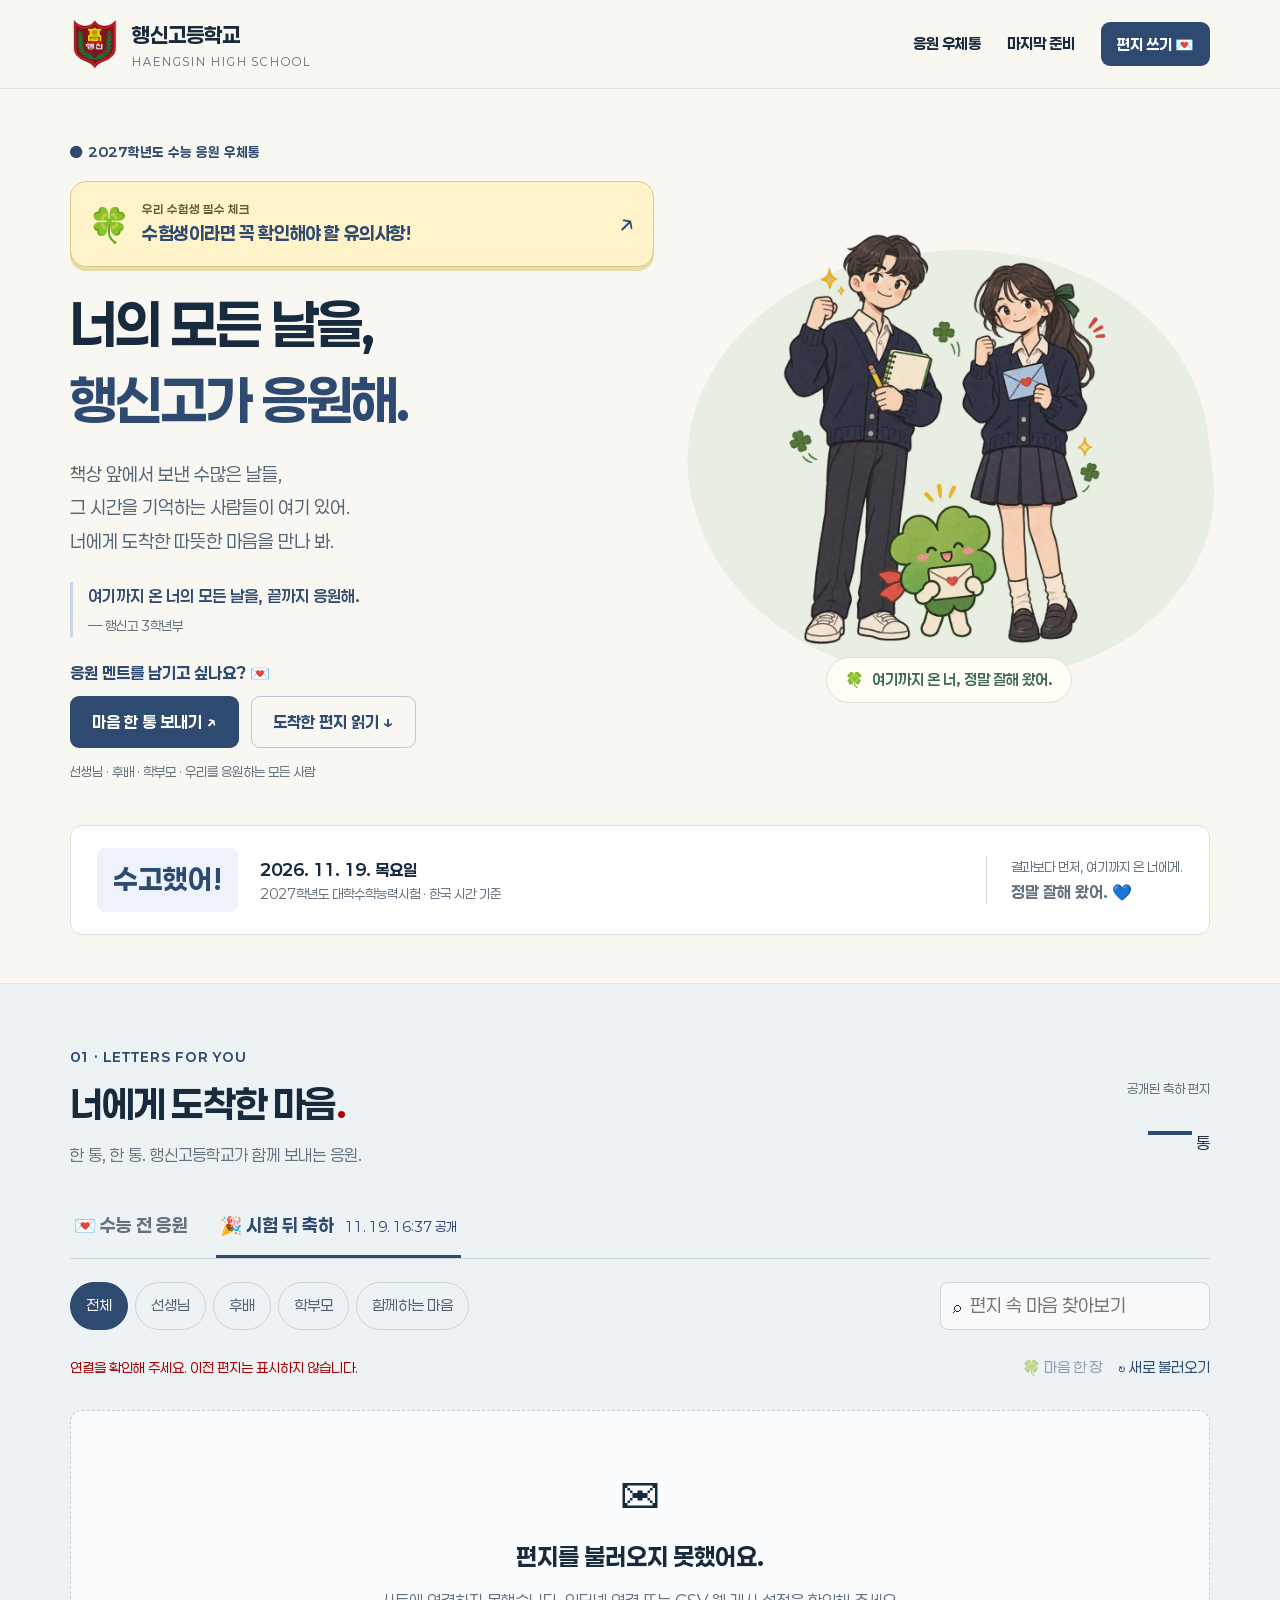
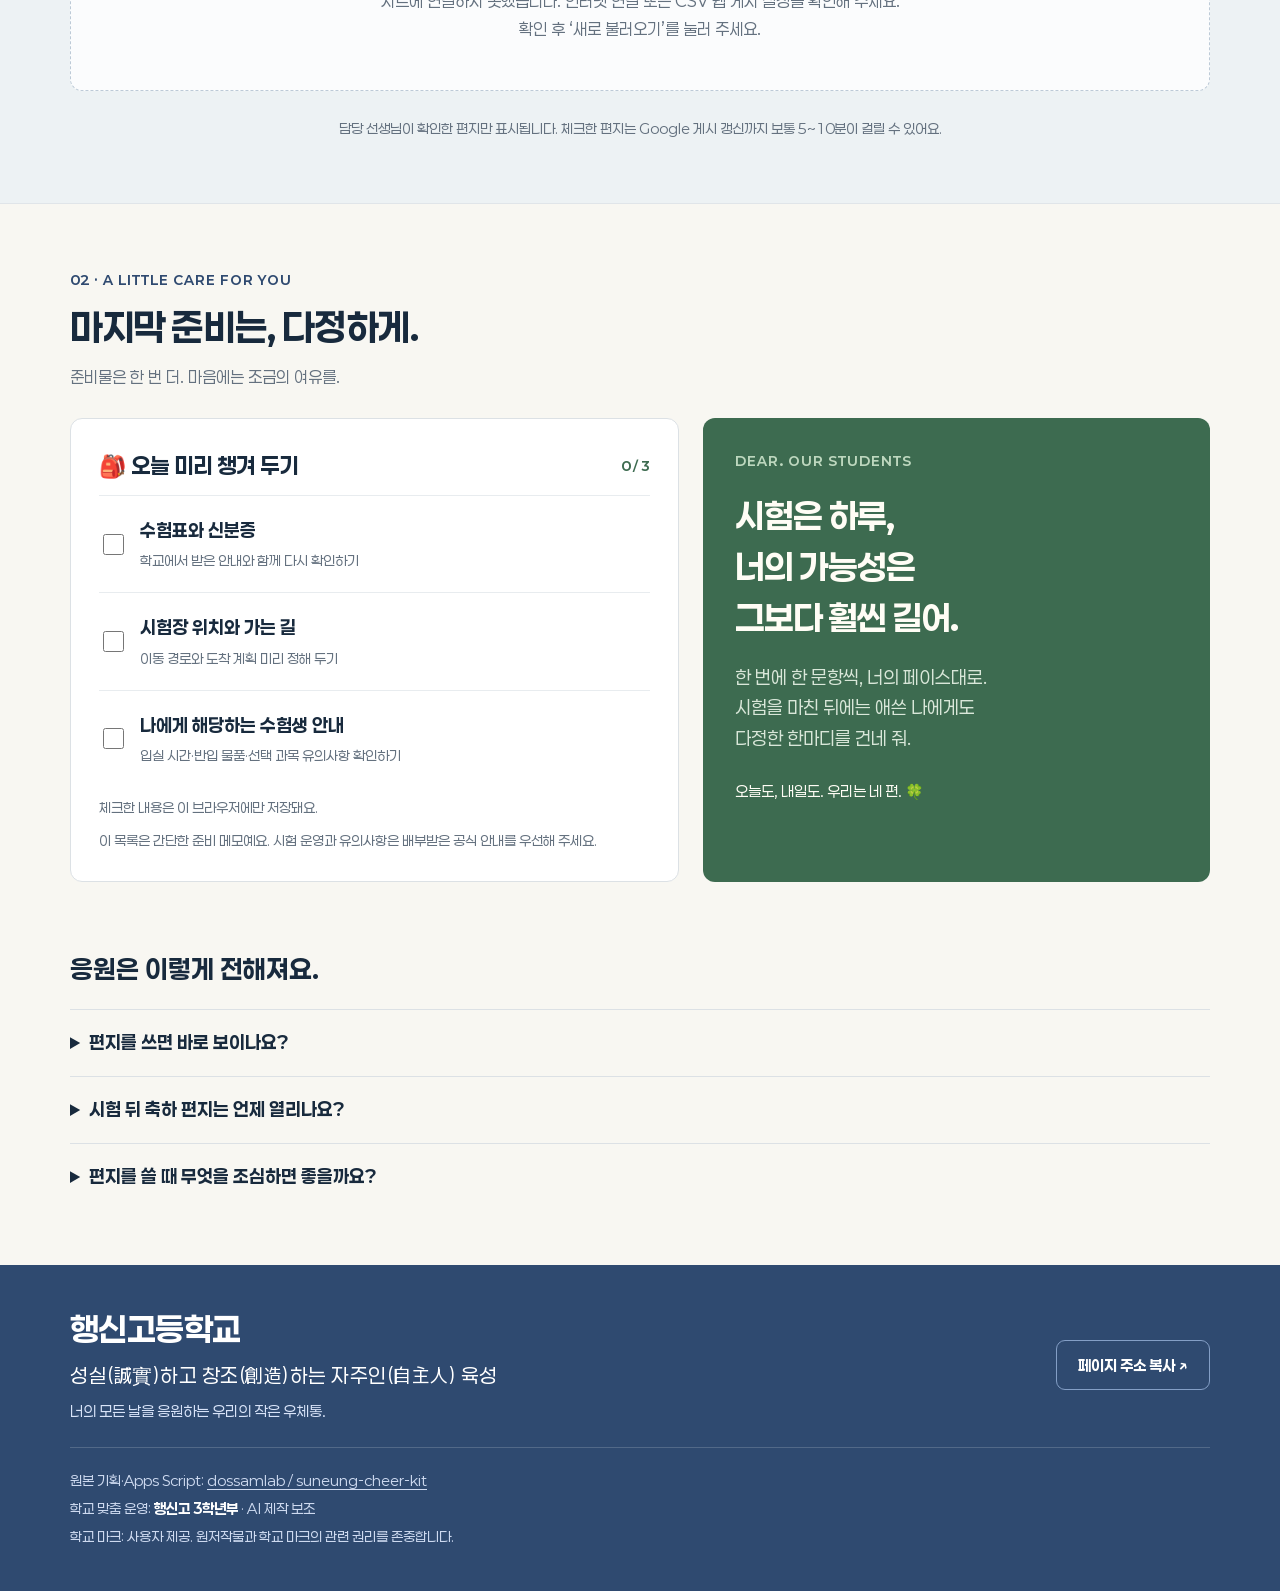
<file: index.html>
<!doctype html>
<html lang="ko">
<head>
<meta charset="utf-8">
<meta name="viewport" content="width=device-width, initial-scale=1">
<meta name="theme-color" content="#2f4a70">
<meta name="description" content="행신고등학교 수험생에게 보내는 따뜻한 마음, 수능 응원 우체통">
<title>행신고등학교 · 수능 응원 우체통</title>
<link rel="icon" href="./favicon.png" type="image/png">
<meta property="og:type" content="website">
<meta property="og:title" content="행신고등학교 · 수능 응원 우체통">
<meta property="og:description" content="너의 모든 날을, 행신고가 응원해. 선생님·후배·학부모의 따뜻한 편지를 만나 보세요.">
<link rel="stylesheet" href="./assets/fonts.css">
<link rel="preload" href="./assets/cheer-students.webp" as="image">

<!--
원본 기획·Google Apps Script: dossamlab / suneung-cheer-kit
https://github.com/dossamlab/suneung-cheer-kit

행신고 맞춤 운영: 행신고 3학년부
AI 제작 보조. 학교 맞춤 화면·모바일 경험·데이터 표시 기능을 개선했습니다.

기존 window.SCHOOL 설정과 from,text,type,group CSV 형식을 사용합니다.
본 패키지는 02_구글연동의 독립 연동 코드를 사용합니다.
원저작물·학교 마크의 권리를 존중합니다.
출처 표시는 원제작자의 별도 승인이나 공동제작을 의미하지 않습니다.
-->

<style>
:root {
  --blue: #2f4a70;
  --green: #3d6b50;
  --red: #a50404;
  --ink: #182a3d;
  --muted: #64717f;
  --line: #dce1e5;
  --cream: #f8f7f2;
}

* { box-sizing: border-box; }

html {
  scroll-behavior: smooth;
  scroll-padding-top: 24px;
}

body {
  margin: 0;
  background: var(--cream);
  color: var(--ink);
  font-family:
    -apple-system, BlinkMacSystemFont, "Segoe UI",
    "Apple SD Gothic Neo", "Malgun Gothic", sans-serif;
  line-height: 1.7;
  word-break: keep-all;
}

[hidden] { display: none !important; }

a { color: inherit; }
button, input { font: inherit; }
button { cursor: pointer; }
button:disabled { opacity: .5; cursor: default; }
h1, h2, h3, p { margin: 0; }

button, a, input, summary {
  -webkit-tap-highlight-color: transparent;
}

:focus-visible {
  outline: 3px solid #b66c20;
  outline-offset: 4px;
}

.wrap {
  width: min(1140px, calc(100% - 48px));
  margin: auto;
}

.skip {
  position: absolute;
  top: -80px;
  left: 16px;
  z-index: 10;
  background: var(--blue);
  color: #fff;
  padding: 10px;
}

.skip:focus { top: 10px; }

/* 상단 */
header { border-bottom: 1px solid var(--line); }

.header-inner {
  min-height: 88px;
  display: flex;
  align-items: center;
  justify-content: space-between;
  gap: 20px;
}

.brand {
  display: flex;
  align-items: center;
  gap: 12px;
  text-decoration: none;
}

.brand img {
  width: 50px;
  height: 50px;
  object-fit: contain;
}

.logo-fallback {
  width: 50px;
  height: 50px;
  display: grid;
  place-items: center;
  border-radius: 50%;
  background: var(--blue);
  color: #fff;
  font-size: 13px;
  font-weight: 800;
  letter-spacing: 1px;
  flex-shrink: 0;
}

.brand strong {
  display: block;
  font-size: 20px;
}

.brand small {
  display: block;
  font-size: 10px;
  letter-spacing: 2px;
  color: var(--muted);
}

nav {
  display: flex;
  align-items: center;
  gap: 26px;
  font-size: 14px;
  font-weight: 700;
}

nav > a { text-decoration: none; }

.btn {
  display: inline-flex;
  align-items: center;
  justify-content: center;
  gap: 8px;
  border: 1px solid transparent;
  border-radius: 9px;
  padding: 13px 21px;
  min-height: 48px;
  background: var(--blue);
  color: #fff;
  font-size: 15px;
  font-weight: 700;
  text-decoration: none;
  line-height: 1.5;
}

.btn:hover { background: #3e5c86; }

.btn.light {
  background: transparent;
  color: var(--blue);
  border-color: #bcc9dc;
}

.btn.small {
  padding: 10px 15px;
  min-height: 40px;
  font-size: 13px;
}

.form-link[aria-disabled="true"] {
  opacity: .5;
  cursor: help;
}

/* 첫 화면 */
.hero {
  display: grid;
  grid-template-columns: 1.2fr 1fr;
  gap: 40px;
  align-items: center;
  padding: 68px 0 54px;
}

.hero > * { min-width: 0; }

.eyebrow {
  color: var(--blue);
  font-size: 12px;
  font-weight: 800;
  letter-spacing: 1.5px;
}

.hero h1 {
  margin: 22px 0;
  font-size: clamp(40px, 4.6vw, 64px);
  line-height: 1.42;
  letter-spacing: -2.5px;
}

.hero h1 span { color: var(--blue); }

.intro {
  font-size: 16px;
  color: var(--muted);
  line-height: 1.9;
}

.school-message {
  margin-top: 24px;
  padding-left: 15px;
  border-left: 3px solid #c9d5e8;
}

.school-message p {
  font-size: 15px;
  color: #304b70;
  font-weight: 600;
  white-space: pre-wrap;
  overflow-wrap: anywhere;
}

.school-message small {
  display: block;
  margin-top: 6px;
  color: var(--muted);
  font-size: 12px;
}

.actions {
  display: flex;
  flex-wrap: wrap;
  gap: 12px;
  margin-top: 27px;
}

.micro {
  color: var(--muted);
  font-size: 12px;
  margin-top: 13px;
}

/* 이미지 파일 없이 그리는 편지 봉투 */
.art {
  position: relative;
  height: 420px;
  max-width: 430px;
  width: 100%;
  justify-self: center;
  isolation: isolate;
}

.orbit {
  position: absolute;
  inset: 6px 0;
  border: 1px dashed #cad3dd;
  border-radius: 50%;
}

.paper {
  position: absolute;
  top: 5px;
  left: 18%;
  width: 69%;
  height: 320px;
  transform: rotate(6deg);
  padding: 24px;
  background: #fffdf8;
  border: 1px solid #e4e0d8;
  border-radius: 6px;
  box-shadow: 0 15px 35px #2f4a7010;
}

.paper small {
  display: block;
  color: var(--blue);
  font-size: 10px;
  letter-spacing: 1px;
  border-bottom: 1px solid var(--line);
  padding-bottom: 13px;
}

.paper p {
  font-size: 31px;
  font-weight: 800;
  line-height: 1.55;
  color: var(--blue);
  margin-top: 22px;
  letter-spacing: -1px;
}

.paper em {
  font-style: normal;
  color: var(--red);
}

.envelope {
  position: absolute;
  bottom: 24px;
  left: 2%;
  width: 92%;
  height: 205px;
  transform: rotate(-7deg);
  background: var(--blue);
  border-radius: 8px 8px 15px 15px;
  box-shadow: 0 18px 28px #2f4a7017;
}

.envelope::before {
  content: "";
  position: absolute;
  inset: 0;
  background: #3e5c86;
  clip-path: polygon(0 0, 50% 58%, 100% 0, 100% 100%, 0 100%);
  border-radius: inherit;
}

.envelope::after {
  content: "";
  position: absolute;
  inset: 0;
  background: #243b5a;
  clip-path: polygon(0 100%, 50% 45%, 100% 100%);
  border-radius: inherit;
}

.seal {
  position: absolute;
  z-index: 1;
  top: 88px;
  left: calc(50% - 25px);
  width: 50px;
  height: 50px;
  display: grid;
  place-items: center;
  border-radius: 50%;
  background: var(--red);
  color: white;
  font-size: 28px;
  outline: 3px solid #bb2929;
}

.envelope-label {
  position: absolute;
  z-index: 1;
  bottom: 20px;
  left: 25px;
  font-size: 10px;
  letter-spacing: 2px;
  color: #d7e3ff;
}

.sticker {
  position: absolute;
  z-index: 2;
  right: -1%;
  bottom: 55px;
  width: 110px;
  height: 110px;
  border-radius: 50%;
  background: var(--green);
  color: #fff;
  display: flex;
  flex-direction: column;
  align-items: center;
  justify-content: center;
  transform: rotate(10deg);
  outline: 1px dashed #b9d9bc;
  outline-offset: -8px;
}

.sticker small { font-size: 12px; }
.sticker strong { font-size: 23px; }

.spark {
  position: absolute;
  right: 0;
  top: 3px;
  color: var(--red);
  font-size: 43px;
}

.clover {
  position: absolute;
  left: 0;
  top: 95px;
  font-size: 29px;
}

/* 날짜 안내 */
.ribbon {
  display: flex;
  align-items: center;
  gap: 22px;
  padding: 22px 26px;
  background: #fff;
  border: 1px solid var(--line);
  border-radius: 12px;
  margin-bottom: 65px;
}

.dday {
  background: #edf2fb;
  color: var(--blue);
  font-size: 28px;
  font-weight: 800;
  padding: 8px 16px;
  border-radius: 8px;
  white-space: nowrap;
}

.ribbon strong {
  display: block;
  font-size: 15px;
}

.ribbon small {
  display: block;
  color: var(--muted);
  font-size: 12px;
}

.ribbon-note {
  margin-left: auto;
  padding-left: 24px;
  border-left: 1px solid var(--line);
  font-size: 13px;
  color: var(--muted);
}

/* 응원 우체통 */
.wall {
  background: #edf1f4;
  border-block: 1px solid #e0e5e9;
  padding: 62px 0;
}

.section-head {
  display: flex;
  justify-content: space-between;
  align-items: flex-end;
  gap: 20px;
  margin-bottom: 28px;
}

.section-head h2 {
  font-size: 37px;
  letter-spacing: -1.4px;
  line-height: 1.45;
  margin-top: 9px;
}

.section-head p:not(.eyebrow) {
  font-size: 15px;
  color: var(--muted);
  margin-top: 10px;
}

.count {
  text-align: right;
  white-space: nowrap;
}

.count small {
  display: block;
  font-size: 12px;
  color: var(--muted);
}

.count strong {
  color: var(--blue);
  font-size: 40px;
}

.tabs {
  display: flex;
  gap: 24px;
  border-bottom: 1px solid #cbd5df;
}

.tab {
  border: 0;
  border-bottom: 3px solid transparent;
  background: transparent;
  padding: 14px 4px;
  color: var(--muted);
  font-size: 16px;
  font-weight: 700;
}

.tab[aria-pressed="true"] {
  color: var(--blue);
  border-bottom-color: var(--blue);
}

.tab small {
  font-size: 11px;
  margin-left: 7px;
  font-weight: 400;
}

.toolbar {
  display: flex;
  justify-content: space-between;
  gap: 15px;
  margin: 23px 0 16px;
}

.filters {
  display: flex;
  flex-wrap: wrap;
  gap: 7px;
}

.filter {
  border: 1px solid #cbd5df;
  background: transparent;
  color: #536274;
  font-size: 13px;
  padding: 8px 15px;
  border-radius: 25px;
}

.filter[aria-pressed="true"] {
  background: var(--blue);
  border-color: var(--blue);
  color: white;
}

.search {
  display: flex;
  align-items: center;
  gap: 7px;
  border: 1px solid #cbd5df;
  background: #fff9;
  padding: 8px 12px;
  border-radius: 8px;
  width: 240px;
}

.search input {
  width: 100%;
  min-width: 0;
  background: transparent;
  border: 0;
  color: var(--ink);
  font-size: 13px;
}

.search:focus-within { outline: 2px solid var(--blue); }
.search input:focus-visible { outline: 0; }

.subbar {
  display: flex;
  justify-content: space-between;
  align-items: center;
  gap: 15px;
  margin-bottom: 20px;
}

.status {
  font-size: 12px;
  color: var(--muted);
}

.status.error { color: var(--red); }

.tools {
  display: flex;
  gap: 16px;
  flex-shrink: 0;
}

.text-btn {
  border: 0;
  background: none;
  color: var(--blue);
  padding: 5px 0;
  font-size: 13px;
}

.text-btn:hover { text-decoration: underline; }

.grid {
  display: grid;
  grid-template-columns: repeat(3, minmax(0, 1fr));
  gap: 18px;
  align-items: start;
}

/* 편지 카드 */
.card {
  position: relative;
  background: #fff;
  border: 1px solid #dbe2e8;
  border-top: 4px solid var(--blue);
  border-radius: 10px;
  padding: 22px;
  min-height: 245px;
  display: flex;
  flex-direction: column;
  scroll-margin-top: 30px;
}

.card.junior { border-top-color: var(--green); }
.card.parent { border-top-color: var(--red); }
.card.other { border-top-color: #8c7d64; }

.card-top {
  display: flex;
  align-items: center;
  justify-content: space-between;
  gap: 10px;
}

.badge {
  background: #edf2fb;
  color: var(--blue);
  font-size: 12px;
  padding: 3px 8px;
  border-radius: 4px;
}

.junior .badge { background: #edf4ef; color: var(--green); }
.parent .badge { background: #fbeeed; color: var(--red); }
.other .badge { background: #f4f0e9; color: #766247; }

.number {
  font-size: 11px;
  color: #98a6b6;
}

.card-text {
  white-space: pre-wrap;
  overflow-wrap: anywhere;
  word-break: normal;
  line-height: 1.9;
  font-size: 16px;
  margin: 20px 0;
  display: -webkit-box;
  -webkit-box-orient: vertical;
  -webkit-line-clamp: 4;
  overflow: hidden;
}

.card.expanded .card-text { display: block; }

.card-bottom {
  display: flex;
  justify-content: space-between;
  align-items: center;
  gap: 10px;
  margin-top: auto;
  font-size: 12px;
}

.card-from {
  color: var(--muted);
  overflow-wrap: anywhere;
  min-width: 0;
}

.card-bottom button {
  white-space: nowrap;
  font-size: 12px;
}

.card.highlight {
  outline: 3px solid #c6923c;
  outline-offset: 3px;
}

.empty {
  grid-column: 1 / -1;
  background: #ffffffc0;
  border: 1px dashed #bdcad7;
  border-radius: 12px;
  text-align: center;
  padding: 48px 20px;
}

.empty-icon { font-size: 40px; }

.empty h3 {
  margin: 10px 0;
  font-size: 24px;
}

.empty p {
  font-size: 14px;
  color: var(--muted);
  white-space: pre-line;
}

.more-wrap {
  text-align: center;
  margin-top: 26px;
}

.footnote {
  text-align: center;
  color: var(--muted);
  font-size: 12px;
  margin-top: 24px;
}

/* 준비 체크 */
.prepare { padding: 65px 0; }

.prepare-grid {
  display: grid;
  grid-template-columns: 1.2fr 1fr;
  gap: 24px;
}

.check-panel {
  padding: 28px;
  background: #fff;
  border: 1px solid var(--line);
  border-radius: 12px;
}

.check-title {
  display: flex;
  justify-content: space-between;
  align-items: center;
  gap: 10px;
  margin-bottom: 10px;
}

.check-title h3 { font-size: 21px; }

.check-title span {
  font-size: 13px;
  color: var(--green);
  font-weight: 700;
}

.check-row {
  display: flex;
  gap: 13px;
  align-items: center;
  padding: 19px 0;
  border-top: 1px solid #e8ecef;
  cursor: pointer;
}

.check-row input {
  width: 21px;
  height: 21px;
  accent-color: var(--green);
  flex-shrink: 0;
}

.check-row strong {
  display: block;
  font-size: 15px;
}

.check-row small {
  display: block;
  font-size: 12px;
  color: var(--muted);
  margin-top: 4px;
}

.check-note {
  font-size: 12px;
  color: var(--muted);
  margin-top: 9px;
}

.care {
  background: var(--green);
  color: #fffdf5;
  border-radius: 12px;
  padding: 32px;
}

.care .eyebrow { color: #bdd7be; }

.care h3 {
  font-size: 34px;
  line-height: 1.5;
  margin: 18px 0;
  letter-spacing: -1px;
}

.care p:not(.eyebrow) {
  font-size: 15px;
  color: #d9e7d9;
}

.care small {
  display: block;
  margin-top: 26px;
  font-size: 13px;
}

/* 안내와 출처 */
.faq { padding-bottom: 55px; }

.faq h2 {
  font-size: 26px;
  margin-bottom: 18px;
}

.faq details {
  border-top: 1px solid var(--line);
  padding: 17px 0;
}

.faq summary {
  cursor: pointer;
  font-size: 15px;
  font-weight: 700;
}

.faq details p {
  margin-top: 12px;
  font-size: 14px;
  color: var(--muted);
  max-width: 850px;
  line-height: 1.9;
}

footer {
  background: var(--blue);
  color: #d9e4f9;
  padding: 35px 0;
}

.footer-top {
  display: flex;
  justify-content: space-between;
  gap: 20px;
  align-items: center;
  margin-bottom: 22px;
}

.footer-top strong {
  font-size: 20px;
  color: #fff;
}

.footer-top small {
  display: block;
  font-size: 13px;
  margin-top: 4px;
}

footer .btn {
  background: transparent;
  border-color: #849fc6;
  font-size: 13px;
}

.credits {
  border-top: 1px solid #ffffff2b;
  padding-top: 19px;
  font-size: 12px;
  color: #cedaf0;
  line-height: 1.9;
}

.credits a { text-underline-offset: 3px; }

.share-box {
  margin-top: 14px;
  font-size: 13px;
}

.share-box input {
  width: 100%;
  padding: 10px;
  margin-top: 7px;
  background: #fff;
  border: 0;
  border-radius: 5px;
  color: var(--ink);
}

.toast {
  position: fixed;
  left: 50%;
  bottom: 20px;
  transform: translateX(-50%);
  max-width: 90vw;
  padding: 12px 20px;
  background: #182a3d;
  color: #fff;
  border-radius: 9px;
  font-size: 14px;
  box-shadow: 0 5px 30px #0003;
  z-index: 20;
}

noscript p {
  padding: 20px;
  background: #fff0e9;
  color: #7e2600;
}

/* 태블릿 */
@media (min-width: 1000px) {
  .hero { min-height: 565px; }
}

@media (max-width: 850px) {
  header nav > a:not(.btn) { display: none; }
  .hero { gap: 18px; }
  .hero h1 { font-size: 43px; }
  .art { height: 355px; }
  .paper { height: 280px; padding: 19px; }
  .paper p { font-size: 28px; }
  .envelope { height: 175px; }
  .seal { top: 75px; }
  .sticker { width: 92px; height: 92px; bottom: 45px; }
  .sticker strong { font-size: 20px; }
  .ribbon-note { display: none; }
  .grid { grid-template-columns: repeat(2, minmax(0, 1fr)); }
  .toolbar { flex-wrap: wrap; }
  .search { width: 100%; }
  .prepare-grid { grid-template-columns: 1fr 1fr; }
  .care { padding: 27px; }
  .care h3 { font-size: 30px; }
}

/* 휴대전화 */
@media (max-width: 600px) {
  .wrap { width: calc(100% - 36px); }
  .header-inner { min-height: 75px; gap: 8px; }
  .brand { gap: 9px; }
  .brand img, .logo-fallback { width: 40px; height: 40px; }
  .brand strong { font-size: 16px; }
  .brand small { font-size: 9px; letter-spacing: 1px; }
  nav { gap: 0; }
  nav .btn { padding: 9px 12px; font-size: 12px; }

  .hero {
    grid-template-columns: minmax(0, 1fr);
    padding: 38px 0 26px;
    gap: 30px;
  }

  .hero h1 { font-size: 43px; letter-spacing: -2px; }
  .intro { font-size: 15px; }
  .art { width: 320px; max-width: 100%; height: 340px; }
  .paper p { font-size: 28px; }
  .ribbon { padding: 17px; gap: 15px; margin-bottom: 38px; }
  .dday { font-size: 23px; padding: 7px 12px; }
  .ribbon strong { font-size: 13px; }
  .ribbon small { font-size: 11px; }
  .wall { padding: 39px 0; }
  .section-head { gap: 10px; }
  .section-head h2 { font-size: 31px; }
  .section-head p:not(.eyebrow) { font-size: 13px; }
  .count strong { font-size: 31px; }
  .count small { font-size: 11px; }
  .tabs { gap: 20px; }
  .tab { font-size: 14px; }
  .tab small { display: block; margin-left: 0; font-size: 11px; }
  .filter { font-size: 12px; padding: 8px 12px; }
  .subbar { align-items: flex-start; flex-direction: column; gap: 8px; }
  .grid { grid-template-columns: 1fr; }
  .card { min-height: 220px; }
  .prepare { padding: 42px 0; }
  .prepare-grid { grid-template-columns: 1fr; }
  .check-panel, .care { padding: 24px; }
  .care h3 { font-size: 33px; }
  .footer-top { align-items: flex-start; }
  .footer-top strong { font-size: 18px; }
  .footer-top .btn { padding: 10px 12px; }
  .faq { padding-bottom: 35px; }
  .actions .btn { font-size: 14px; }
}

@media (prefers-reduced-motion: reduce) {
  html { scroll-behavior: auto; }
}
</style>
<link rel="stylesheet" href="./assets/site.css">
</head>

<body>
<a class="skip" href="#wall">응원 편지로 바로 가기</a>

<header>
  <div class="wrap header-inner">
    <a class="brand" href="#" aria-label="페이지 처음으로">
      <img
        data-school-logo src="./school-logo.png"
        alt=""
        width="50"
        height="50"
        onerror="this.hidden=true;this.nextElementSibling.hidden=false"
      >
      <span class="logo-fallback" hidden aria-hidden="true">학교</span>
      <span>
        <strong data-school>행신고등학교</strong>
        <small data-school-en>HAENGSIN HIGH SCHOOL</small>
      </span>
    </a>

    <nav aria-label="주요 메뉴">
      <a href="#wall">응원 우체통</a>
      <a href="#prepare">마지막 준비</a>
      <a
        class="btn small form-link"
        target="_blank"
        rel="noopener noreferrer"
      >편지 쓰기 💌</a>
    </nav>
  </div>
</header>

<main>
  <section class="wrap hero" aria-labelledby="hero-title">
    <div>
      <p class="eyebrow">● <span data-exam-year>2027학년도</span> 수능 응원 우체통</p>
      <a class="student-notice" data-guide-link href="./exam-guide.html">
        <span class="notice-icon" aria-hidden="true">🍀</span>
        <span><small>우리 수험생 필수 체크</small><strong>수험생이라면 꼭 확인해야 할 유의사항!</strong></span>
        <span class="notice-arrow" aria-hidden="true">↗</span>
      </a>

      <h1 id="hero-title">
        너의 모든 날을,<br>
        <span id="hero-school">행신고가 응원해.</span>
      </h1>

      <p class="intro">
        책상 앞에서 보낸 수많은 날들,<br>
        그 시간을 기억하는 사람들이 여기 있어.<br>
        너에게 도착한 따뜻한 마음을 만나 봐.
      </p>

      <div class="school-message">
        <p id="school-message"></p>
        <small id="school-sign"></small>
      </div>

      <p class="cheer-invite">응원 멘트를 남기고 싶나요? 💌</p>
      <div class="actions">
        <a
          class="btn form-link"
          target="_blank"
          rel="noopener noreferrer"
        >마음 한 통 보내기 ↗</a>
        <a class="btn light" href="#wall">도착한 편지 읽기 ↓</a>
      </div>

      <p class="micro">
        선생님 · 후배 · 학부모 · 우리를 응원하는 모든 사람
      </p>
    </div>

    <figure class="hero-visual">
      <div class="visual-halo" aria-hidden="true"></div>
      <img src="./assets/cheer-students.webp" width="960" height="960"
        alt="편지와 클로버를 들고 응원하는 고등학생 두 명과 클로버 친구" fetchpriority="high" decoding="async">
      <figcaption><span aria-hidden="true">🍀</span> 여기까지 온 너, 정말 잘해 왔어.</figcaption>
    </figure>
  </section>

  <div class="wrap ribbon">
    <span class="dday" id="dday">D-DAY</span>
    <div>
      <strong data-exam-date>2026. 11. 19. 목요일</strong>
      <small><span data-exam-year>2027학년도</span> 대학수학능력시험 · 한국 시간 기준</small>
    </div>
    <p class="ribbon-note">
      결과보다 먼저, 여기까지 온 너에게.<br>
      <strong>정말 잘해 왔어. 💙</strong>
    </p>
  </div>

  <section class="wall" id="wall" aria-labelledby="wall-title">
    <div class="wrap">
      <div class="section-head">
        <div>
          <p class="eyebrow">01 · LETTERS FOR YOU</p>
          <h2 id="wall-title">
            너에게 도착한 마음<span style="color:var(--red)">.</span>
          </h2>
          <p data-wall-intro>한 통, 한 통. 행신고등학교가 함께 보내는 응원.</p>
        </div>

        <div class="count">
          <small id="count-label">공개된 응원 편지</small>
          <strong id="letter-count">—</strong><span> 통</span>
        </div>
      </div>

      <div class="tabs" role="group" aria-label="편지 종류">
        <button
          type="button"
          class="tab"
          data-phase="before"
          aria-pressed="true"
        >💌 수능 전 응원</button>

        <button
          type="button"
          class="tab"
          data-phase="after"
          aria-pressed="false"
        >
          🎉 시험 뒤 축하
          <small data-open-short>담당자 설정 시각 공개</small>
        </button>
      </div>

      <div class="toolbar" id="toolbar">
        <div
          class="filters"
          role="group"
          aria-label="보내는 사람으로 골라 보기"
        >
          <button
            class="filter"
            type="button"
            data-group="all"
            aria-pressed="true"
          >전체</button>

          <button
            class="filter"
            type="button"
            data-group="teacher"
            aria-pressed="false"
          >선생님</button>

          <button
            class="filter"
            type="button"
            data-group="junior"
            aria-pressed="false"
          >후배</button>

          <button
            class="filter"
            type="button"
            data-group="parent"
            aria-pressed="false"
          >학부모</button>

          <button
            class="filter"
            type="button"
            data-group="other"
            aria-pressed="false"
          >함께하는 마음</button>
        </div>

        <label class="search">
          <span aria-hidden="true">⌕</span>
          <input
            type="search"
            id="search"
            aria-label="편지 내용 또는 보내는 사람 검색"
            placeholder="편지 속 마음 찾아보기"
          >
        </label>
      </div>

      <div class="subbar">
        <p
          id="status"
          class="status"
          role="status"
          aria-live="polite"
        >편지를 불러오는 중입니다.</p>

        <div class="tools">
          <button class="text-btn" id="random" type="button">
            🍀 마음 한 장
          </button>
          <button class="text-btn" id="refresh" type="button">
            ↻ 새로 불러오기
          </button>
        </div>
      </div>

      <div class="grid" id="letters" aria-busy="true"></div>

      <div class="more-wrap">
        <button class="btn light" id="more" type="button" hidden>
          편지 더 읽기 ↓
        </button>
      </div>

      <p class="footnote">
        담당 선생님이 확인한 편지만 표시됩니다.
        체크한 편지는 Google 게시 갱신까지 보통 5~10분이 걸릴 수 있어요.
      </p>
    </div>
  </section>

  <section
    class="wrap prepare"
    id="prepare"
    aria-labelledby="prepare-title"
  >
    <div class="section-head">
      <div>
        <p class="eyebrow">02 · A LITTLE CARE FOR YOU</p>
        <h2 id="prepare-title">마지막 준비는, 다정하게.</h2>
        <p>준비물은 한 번 더. 마음에는 조금의 여유를.</p>
      </div>
    </div>

    <div class="prepare-grid">
      <div class="check-panel">
        <div class="check-title">
          <h3>🎒 오늘 미리 챙겨 두기</h3>
          <span id="progress">0 / 3</span>
        </div>

        <label class="check-row">
          <input type="checkbox" data-check="documents">
          <span>
            <strong>수험표와 신분증</strong>
            <small>학교에서 받은 안내와 함께 다시 확인하기</small>
          </span>
        </label>

        <label class="check-row">
          <input type="checkbox" data-check="route">
          <span>
            <strong>시험장 위치와 가는 길</strong>
            <small>이동 경로와 도착 계획 미리 정해 두기</small>
          </span>
        </label>

        <label class="check-row">
          <input type="checkbox" data-check="guide">
          <span>
            <strong>나에게 해당하는 수험생 안내</strong>
            <small>
              입실 시간·반입 물품·선택 과목 유의사항 확인하기
            </small>
          </span>
        </label>

        <p class="check-note" id="save-note">
          체크한 내용은 이 브라우저에만 저장돼요.
        </p>
        <p class="check-note">
          이 목록은 간단한 준비 메모예요.
          시험 운영과 유의사항은 배부받은 공식 안내를 우선해 주세요.
        </p>
      </div>

      <div class="care">
        <p class="eyebrow">DEAR. OUR STUDENTS</p>
        <h3>
          시험은 하루,<br>
          너의 가능성은<br>
          그보다 훨씬 길어.
        </h3>
        <p>
          한 번에 한 문항씩, 너의 페이스대로.<br>
          시험을 마친 뒤에는 애쓴 나에게도<br>
          다정한 한마디를 건네 줘.
        </p>
        <small>오늘도, 내일도. 우리는 네 편. 🍀</small>
      </div>
    </div>
  </section>

  <section class="wrap resources" id="resources" hidden aria-labelledby="resources-title">
    <p class="eyebrow">FOR EXAM DAY</p>
    <h2 id="resources-title">수험생 안내, 한눈에.</h2>
    <p>학교에서 배부한 자료와 안내 영상을 확인해 주세요.</p>
    <div class="resource-grid" id="resource-grid"></div>
  </section>
  <section class="wrap faq" aria-labelledby="faq-title">
    <h2 id="faq-title">응원은 이렇게 전해져요.</h2>

    <details>
      <summary>편지를 쓰면 바로 보이나요?</summary>
      <p>
        구글 설문으로 보낸 편지는 담당 선생님이 확인합니다.
        응답 시트에서 ‘반영’에 체크한 편지만 공개용 데이터에 포함돼요.
        체크 후 Google 게시 갱신까지 보통 5~10분이 걸릴 수 있어요.
        화면은 1분마다 자동으로 다시 확인합니다.
      </p>
    </details>

    <details>
      <summary>시험 뒤 축하 편지는 언제 열리나요?</summary>
      <p>
        <span data-open-full>담당자가 설정한 공개 시각</span>부터 이 화면에서 볼 수 있습니다.
        이는 편지 공개 시각이며, 모든 수험생의 시험 종료 시각을 뜻하지 않습니다.
        자신의 시험을 모두 마친 뒤 확인해 주세요.
        화면의 시간 판단에는 기기 시계가 사용됩니다.
      </p>
    </details>

    <details>
      <summary>편지를 쓸 때 무엇을 조심하면 좋을까요?</summary>
      <p>
        이름 대신 ‘3반 담임’, ‘2학년 후배’처럼 적어 주세요.
        연락처 등 개인정보와 다른 사람의 사적인 이야기는 넣지 말아 주세요.
        결과를 재촉하기보다 지금까지의 노력에 따뜻한 마음을 보내 주세요.
        수정·삭제가 필요하면 담당 선생님께 요청해 주세요.
      </p>
    </details>

    
  </section>
  
</main>
<nav class="mobile-nav" aria-label="휴대전화 빠른 메뉴">
  <a href="#wall"><span aria-hidden="true">💌</span> 편지 읽기</a>
  <a class="form-link mobile-write" target="_blank" rel="noopener noreferrer"><span aria-hidden="true">✏️</span> 응원 쓰기</a>
  <a href="#prepare"><span aria-hidden="true">🎒</span> 마지막 준비</a>
</nav>

<footer>
  <div class="wrap">
    <div class="footer-top">
      <div>
        <strong data-school>행신고등학교</strong>
        <p class="school-motto"><span data-motto>성실(誠實)하고 창조(創造)하는 자주인(自主人) 육성</span></p>
        <small>너의 모든 날을 응원하는 우리의 작은 우체통.</small>
      </div>

      <button class="btn" type="button" id="share">
        페이지 주소 복사 ↗
      </button>
    </div>

    <p class="credits">
      원본 기획·Apps Script:
      <a
        href="https://github.com/dossamlab/suneung-cheer-kit"
        target="_blank"
        rel="noopener noreferrer"
      >dossamlab / suneung-cheer-kit</a><br>
      학교 맞춤 운영: <strong data-school-credit>행신고 3학년부</strong>
      · AI 제작 보조<br>
      학교 마크: 사용자 제공.
      원저작물과 학교 마크의 관련 권리를 존중합니다.
    </p>

    <label class="share-box" id="share-box" hidden>
      아래 주소를 선택해 복사해 주세요.
      <input id="share-url" readonly aria-label="이 페이지 주소">
    </label>
  </div>
</footer>

<div class="toast" id="toast" role="status" hidden></div>

<noscript>
  <p>응원 편지를 보려면 브라우저의 JavaScript를 켜 주세요.</p>
</noscript>

<!-- 기존 config.js를 같은 폴더에 둡니다. -->
<script src="./config.js"></script>
<script src="./assets/school-ui.js"></script>

<script>
(() => {
  'use strict';

  const $ = selector => document.querySelector(selector);
  const $$ = selector => Array.from(document.querySelectorAll(selector));

  const cfg =
    window.SCHOOL && typeof window.SCHOOL === 'object'
      ? window.SCHOOL
      : {};

  // 제공받은 Apps Script의 축하 편지 공개 시각과 같습니다.
  // 모든 수험생의 시험 종료 시각을 의미하지 않습니다.
  const openValue = Date.parse(cfg.openAt || '2026-11-19T16:37:00+09:00');
  const OPEN_AT = Number.isFinite(openValue) ? openValue : Infinity;
  const openLabel = Number.isFinite(OPEN_AT) ? new Intl.DateTimeFormat('ko-KR', {timeZone:'Asia/Seoul',year:'numeric',month:'long',day:'numeric',hour:'2-digit',minute:'2-digit',hour12:false}).format(new Date(OPEN_AT)) : '담당자 안내 시각';
  const EXAM_AT = Date.parse(cfg.examDate || '2026-11-19T00:00:00+09:00');

  const GROUPS = {
    teacher: '선생님',
    junior: '후배',
    parent: '학부모',
    other: '함께하는 마음'
  };

  const state = {
    rows: [],
    phase: Date.now() >= OPEN_AT ? 'after' : 'before',
    group: 'all',
    query: '',
    limit: 12,
    loaded: false,
    busy: false,
    error: '',
    lastAttempt: 0,
    unlocked: Date.now() >= OPEN_AT
  };

  const plain = (value, fallback) =>
    typeof value === 'string' && value.trim()
      ? value.trim()
      : fallback;

  /* 학교 설정 적용 */
  const name = plain(cfg.name, '행신고등학교');

  $$('[data-school]').forEach(node => {
    node.textContent = name;
  });

  $('#hero-school').textContent =
    plain(cfg.shortName, name.replace(/고등학교$/, '고')) + '가 응원해.';

  $('#school-message').textContent = plain(
    cfg.message,
    '투자한 노력과 시간이 너를 배신하지 않을 거야.'
  ).replace(/\s*\/\s*/g, '\n');

  $('#school-sign').textContent =
    '— ' + plain(cfg.sign, '행신고 3학년부');

  document.title = name + ' · 수능 응원 우체통';

  /* 설정 주소 검사 */
  function safeURL(value, kind) {
    try {
      const url = new URL(value);

      if (
        url.protocol !== 'https:' ||
        url.username ||
        url.password
      ) {
        return '';
      }

      if (kind === 'sheet') {
        if (
          url.hostname !== 'docs.google.com' ||
          !url.pathname.startsWith('/spreadsheets/') ||
          url.searchParams.get('output') !== 'csv'
        ) {
          return '';
        }
      } else {
        const allowed =
          url.hostname === 'forms.gle' ||
          (
            url.hostname === 'docs.google.com' &&
            url.pathname.startsWith('/forms/')
          );

        if (!allowed) return '';
      }

      return url.href;
    } catch {
      return '';
    }
  }

  const sheet = safeURL(cfg.sheet, 'sheet');
  const form = safeURL(cfg.form, 'form');

  let toastTimer;

  function toast(message) {
    $('#toast').textContent = message;
    $('#toast').hidden = false;

    clearTimeout(toastTimer);

    toastTimer = setTimeout(() => {
      $('#toast').hidden = true;
    }, 4500);
  }

  $$('.form-link').forEach(link => {
    if (form) {
      link.href = form;
    } else {
      link.href = '#';
      link.setAttribute('aria-disabled', 'true');

      link.addEventListener('click', event => {
        event.preventDefault();
        toast('config.js의 form 주소를 확인해 주세요.');
      });
    }
  });

  /*
   * CSV 읽기
   * 쉼표, 따옴표, 셀 내부 줄바꿈, BOM을 처리합니다.
   * Apps Script가 만든 F1의 추가 안내 열은 사용하지 않습니다.
   */
  function parseCSV(text) {
    const input = text.replace(/^\uFEFF/, '');

    const rows = [];
    let row = [];
    let field = '';
    let quoted = false;

    for (let i = 0; i < input.length; i++) {
      const char = input[i];

      if (quoted) {
        if (char === '"' && input[i + 1] === '"') {
          field += '"';
          i++;
        } else if (char === '"') {
          quoted = false;
        } else {
          field += char;
        }
      } else if (char === '"' && field === '') {
        quoted = true;
      } else if (char === ',') {
        row.push(field);
        field = '';
      } else if (char === '\r' || char === '\n') {
        row.push(field);
        rows.push(row);
        row = [];
        field = '';

        if (char === '\r' && input[i + 1] === '\n') {
          i++;
        }
      } else {
        field += char;
      }
    }

    if (quoted) {
      throw new Error(
        'CSV의 따옴표가 닫히지 않았습니다. 공개용 탭을 확인해 주세요.'
      );
    }

    if (field !== '' || row.length) {
      row.push(field);
      rows.push(row);
    }

    return rows;
  }

  function decode(text) {
    if (/^\s*</.test(text)) {
      throw new Error(
        'CSV 대신 웹페이지가 반환되었습니다. 공개용 탭을 CSV로 게시했는지 확인해 주세요.'
      );
    }

    const table = parseCSV(text);

    if (!table.length) {
      throw new Error('공개용 탭의 머리글을 읽지 못했습니다.');
    }

    const header = table.shift().map(value =>
      value.trim().toLowerCase()
    );

    const columns = ['from', 'text', 'type', 'group'].map(key =>
      header.indexOf(key)
    );

    if (columns.some(index => index < 0)) {
      throw new Error(
        '공개용 탭에 from, text, type, group 머리글이 필요합니다.'
      );
    }

    const result = [];
    let skipped = 0;

    for (const row of table) {
      const body = (row[columns[1]] || '').trim();

      if (!body) continue;

      const type = (row[columns[2]] || '').trim().toLowerCase();

      // 알 수 없는 종류를 수능 전 편지로 잘못 공개하지 않습니다.
      if (type !== 'before' && type !== 'after') {
        skipped++;
        continue;
      }

      const group = (row[columns[3]] || '').trim().toLowerCase();

      result.push({
        from: (row[columns[0]] || '').trim() || '응원하는 사람',
        text: body,
        type,
        group: Object.hasOwn(GROUPS, group) ? group : 'other'
      });
    }

    return { rows: result, skipped };
  }

  /* 사용자 작성 내용은 HTML로 실행하지 않고 텍스트로 표시합니다. */
  function el(tag, className, text) {
    const node = document.createElement(tag);

    if (className) node.className = className;
    if (text !== undefined) node.textContent = text;

    return node;
  }

  function isLocked() {
    return state.phase === 'after' && Date.now() < OPEN_AT;
  }

  function filtered() {
    if (isLocked()) return [];

    return state.rows.filter(row =>
      row.type === state.phase &&
      (state.group === 'all' || row.group === state.group) &&
      (
        !state.query ||
        (row.from + ' ' + row.text)
          .toLocaleLowerCase()
          .includes(state.query)
      )
    ).reverse();
  }

  function empty(icon, title, message) {
    const box = el('div', 'empty');
    const symbol = el('div', 'empty-icon', icon);

    symbol.setAttribute('aria-hidden', 'true');

    box.append(
      symbol,
      el('h3', '', title),
      el('p', '', message)
    );

    $('#letters').append(box);
  }

  function makeCard(row, index) {
    const card = el('article', 'card ' + row.group);
    const top = el('div', 'card-top');

    top.append(
      el('span', 'badge', GROUPS[row.group]),
      el(
        'span',
        'number',
        'LETTER ' + String(row.no || index + 1).padStart(2, '0')
      )
    );

    const body = el('p', 'card-text', row.text);
    body.id = 'letter-body-' + index;

    const bottom = el('div', 'card-bottom');
    const button = el('button', 'text-btn', '편지 펼치기 ↗');

    button.type = 'button';
    button.setAttribute('aria-expanded', 'false');
    button.setAttribute('aria-controls', body.id);

    button.addEventListener('click', () => {
      const expanded = card.classList.toggle('expanded');

      button.setAttribute('aria-expanded', String(expanded));
      button.textContent = expanded ? '접기 ↑' : '편지 펼치기 ↗';
    });

    bottom.append(
      el('span', 'card-from', 'FROM. ' + row.from),
      button
    );

    card.append(top, body, bottom);

    return card;
  }

  function render() {
    const locked = isLocked();

    $$('.tab').forEach(button => {
      button.setAttribute(
        'aria-pressed',
        String(button.dataset.phase === state.phase)
      );
    });

    $$('.filter').forEach(button => {
      button.setAttribute(
        'aria-pressed',
        String(button.dataset.group === state.group)
      );
    });

    $('#toolbar').hidden = locked;
    $('#letters').replaceChildren();

    $('#letters').setAttribute(
      'aria-busy',
      String(state.busy && !state.loaded)
    );

    $('#more').hidden = true;
    $('#random').disabled = true;

    $('#count-label').textContent =
      state.phase === 'after'
        ? '공개된 축하 편지'
        : '공개된 응원 편지';

    $('#letter-count').textContent =
      locked || !state.loaded
        ? '—'
        : String(
            state.rows.filter(row => row.type === state.phase).length
          );

    if (locked) {
      empty(
        '🔒',
        '아직 봉투를 열기 전이에요.',
        openLabel + '에 열려요.\n자신의 시험을 모두 마친 뒤 찾아와 주세요.'
      );
      return;
    }

    if (!state.loaded) {
      if (state.error) {
        empty(
          '✉',
          '편지를 불러오지 못했어요.',
          state.error + '\n확인 후 ‘새로 불러오기’를 눌러 주세요.'
        );
      } else {
        empty(
          '💌',
          '마음을 배달하고 있어요.',
          '공개된 응원 편지를 불러오는 중입니다.'
        );
      }
      return;
    }

    const list = filtered();

    if (!list.length) {
      const narrowed = state.query || state.group !== 'all';

      empty(
        '🍀',
        narrowed
          ? '조건에 맞는 편지가 없어요.'
          : '첫 번째 마음을 기다리고 있어요.',
        narrowed
          ? '검색어나 보내는 사람 분류를 바꿔 보세요.'
          : '‘편지 쓰기’로 응원을 보내 주세요.\n선생님이 확인한 편지가 이곳에 도착합니다.'
      );
      return;
    }

    const fragment = document.createDocumentFragment();

    list.slice(0, state.limit).forEach((row, index) => {
      fragment.append(makeCard(row, index));
    });

    $('#letters').append(fragment);
    $('#random').disabled = false;

    $('#more').hidden = list.length <= state.limit;

    $('#more').textContent =
      '편지 더 읽기 (' +
      Math.min(state.limit, list.length) +
      ' / ' +
      list.length +
      ') ↓';
  }

  function status(text, error = false) {
    $('#status').textContent = text;
    $('#status').classList.toggle('error', error);
  }

  /* 공개용 CSV만 읽습니다. 시트 수정이나 설문 제출은 하지 않습니다. */
  async function load() {
    if (state.busy) return;

    state.lastAttempt = Date.now();

    if (!sheet) {
      state.error =
        'config.js의 sheet 주소가 없거나 잘못되었습니다. 같은 폴더의 설정 파일을 확인해 주세요.';

      state.loaded = false;
      status('시트 연결 설정이 필요합니다.', true);
      render();
      return;
    }

    state.busy = true;
    $('#refresh').disabled = true;

    status('공개용 시트에서 편지를 확인하고 있어요.');

    if (!state.loaded) render();

    const controller = new AbortController();

    const timeout = setTimeout(() => {
      controller.abort();
    }, 15000);

    try {
      const response = await fetch(sheet, {
        cache: 'no-store',
        credentials: 'omit',
        signal: controller.signal
      });

      if (!response.ok) {
        throw new Error(
          '시트 응답 오류 (' +
          response.status +
          '). 웹에 게시 설정을 확인해 주세요.'
        );
      }

      const data = decode(await response.text());

      // 행신고: 제출 순서 번호를 붙여 최신 편지가 위로 오게 정렬
      state.rows = data.rows.map((row, i) => Object.assign({}, row, { no: i + 1 }));
      state.loaded = true;
      state.error = '';

      const time = new Intl.DateTimeFormat('ko-KR', {
        timeZone: 'Asia/Seoul',
        hour: '2-digit',
        minute: '2-digit',
        hour12: false
      }).format(new Date());

      status(
        '✓ ' +
        time +
        ' 확인 · 1분마다 자동 확인' +
        (
          data.skipped
            ? ' · 종류가 올바르지 않은 편지 ' +
              data.skipped +
              '통 제외'
            : ''
        )
      );
    } catch (error) {
      /*
       * 승인 해제·삭제된 편지가 남지 않도록
       * 연결 오류 시 이전 데이터도 숨깁니다.
       */
      state.rows = [];
      state.loaded = false;

      if (error.name === 'AbortError') {
        state.error =
          '연결 시간이 초과되었습니다. 인터넷 연결과 시트 게시 상태를 확인해 주세요.';
      } else if (error instanceof TypeError) {
        state.error =
          '시트에 연결하지 못했습니다. 인터넷 연결 또는 CSV 웹 게시 설정을 확인해 주세요.';
      } else {
        state.error = error.message;
      }

      status(
        '연결을 확인해 주세요. 이전 편지는 표시하지 않습니다.',
        true
      );
    } finally {
      clearTimeout(timeout);
      state.busy = false;
      $('#refresh').disabled = false;
      render();
    }
  }

  /* 편지 종류 선택 */
  $$('.tab').forEach(button => {
    button.addEventListener('click', () => {
      state.phase = button.dataset.phase;
      state.limit = 12;
      render();
    });
  });

  /* 보내는 사람 분류 */
  $$('.filter').forEach(button => {
    button.addEventListener('click', () => {
      state.group = button.dataset.group;
      state.limit = 12;
      render();
    });
  });

  /* 검색 */
  $('#search').addEventListener('input', event => {
    state.query = event.target.value.trim().toLocaleLowerCase();
    state.limit = 12;
    render();
  });

  $('#refresh').addEventListener('click', load);

  $('#more').addEventListener('click', () => {
    state.limit += 12;
    render();
  });

  /* 현재 조건에 맞는 편지 중 무작위로 한 통 열기 */
  $('#random').addEventListener('click', () => {
    const list = filtered();

    if (!list.length) return;

    const index = Math.floor(Math.random() * list.length);

    state.limit = Math.max(state.limit, index + 1);
    render();

    const card = $$('#letters .card')[index];

    card.classList.add('highlight', 'expanded');

    const button = card.querySelector('button');
    button.setAttribute('aria-expanded', 'true');
    button.textContent = '접기 ↑';

    card.setAttribute('tabindex', '-1');
    card.focus({ preventScroll: true });

    card.scrollIntoView({
      behavior: matchMedia('(prefers-reduced-motion: reduce)').matches
        ? 'auto'
        : 'smooth',
      block: 'center'
    });
  });

  /* 한국 날짜 기준 D-day 및 축하 편지 공개 판단 */
  function clock() {
    if (!Number.isFinite(EXAM_AT)) { $('#dday').textContent='일정 확인'; return; }
    const day = 86400000;
    const offset = 9 * 3600000;

    const remaining =
      Math.floor((EXAM_AT + offset) / day) -
      Math.floor((Date.now() + offset) / day);

    $('#dday').textContent =
      remaining > 0
        ? 'D-' + remaining
        : remaining === 0
          ? 'D-DAY'
          : '수고했어!';

    const unlocked = Date.now() >= OPEN_AT;

    if (unlocked !== state.unlocked) {
      state.unlocked = unlocked;
      render();
    }
  }

  /* 준비 체크: 개인 브라우저에만 저장 */
  const checkboxes = $$('[data-check]');

  const updateProgress = () => {
    $('#progress').textContent =
      checkboxes.filter(input => input.checked).length +
      ' / ' +
      checkboxes.length;
  };

  checkboxes.forEach(input => {
    const key = 'cheer-'+name+'-'+(cfg.examYear||2027)+'-check-' + input.dataset.check;

    try {
      input.checked = localStorage.getItem(key) === '1';
    } catch {
      $('#save-note').textContent =
        '이 브라우저에서는 체크 내용을 저장할 수 없어요.';
    }

    input.addEventListener('change', () => {
      try {
        localStorage.setItem(key, input.checked ? '1' : '0');
      } catch {
        $('#save-note').textContent =
          '체크 내용은 이 화면에서만 유지됩니다.';
      }

      updateProgress();
    });
  });

  /* 담당자가 config.js에 지정한 안내 자료만 표시합니다. */
  const resourceList = Array.isArray(cfg.resources) ? cfg.resources : [];
  resourceList.forEach(item => {
    if (!item || !item.url || !item.title) return;
    let url;
    try {
      url = new URL(item.url, location.href);
      if (!['https:', 'http:'].includes(url.protocol)) return;
      if (url.protocol === 'http:' && url.origin !== location.origin) return;
    } catch { return; }
    const card = el('article', 'resource-card');
    const title = el('h3', '', String(item.title));
    card.append(title);
    if (item.kind === 'video' && /\.(mp4|webm)(?:$|[?#])/i.test(url.href)) {
      const video = document.createElement('video');
      video.controls = true;
      video.preload = 'none';
      video.playsInline = true;
      video.src = url.href;
      video.setAttribute('aria-label', String(item.title));
      card.append(video);
    }
    const link = el('a', 'btn light', item.kind === 'video' ? '안내 영상 열기 ↗' : '안내 자료 열기 ↗');
    link.href = url.href;
    link.target = '_blank';
    link.rel = 'noopener noreferrer';
    card.append(link);
    $('#resource-grid').append(card);
    $('#resources').hidden = false;
  });

  /* 페이지 주소 복사 */
  $('#share').addEventListener('click', async () => {
    const url = new URL(location.href);
    url.hash = '';

    try {
      await navigator.clipboard.writeText(url.href);
      toast('페이지 주소를 복사했어요.');
    } catch {
      $('#share-box').hidden = false;
      $('#share-url').value = url.href;
      $('#share-url').focus();
      $('#share-url').select();
    }
  });

  /* 화면에 돌아오면 시간과 데이터를 다시 확인 */
  document.addEventListener('visibilitychange', () => {
    if (!document.hidden) {
      clock();

      if (Date.now() - state.lastAttempt > 60000) {
        load();
      }
    }
  });

  /* 페이지가 보일 때만 1분마다 새 편지를 확인 */
  setInterval(() => {
    if (!document.hidden) load();
  }, 60000);

  setInterval(clock, 1000);

  updateProgress();
  clock();
  render();
  load();
})();
</script>
</body>
</html>
</file>
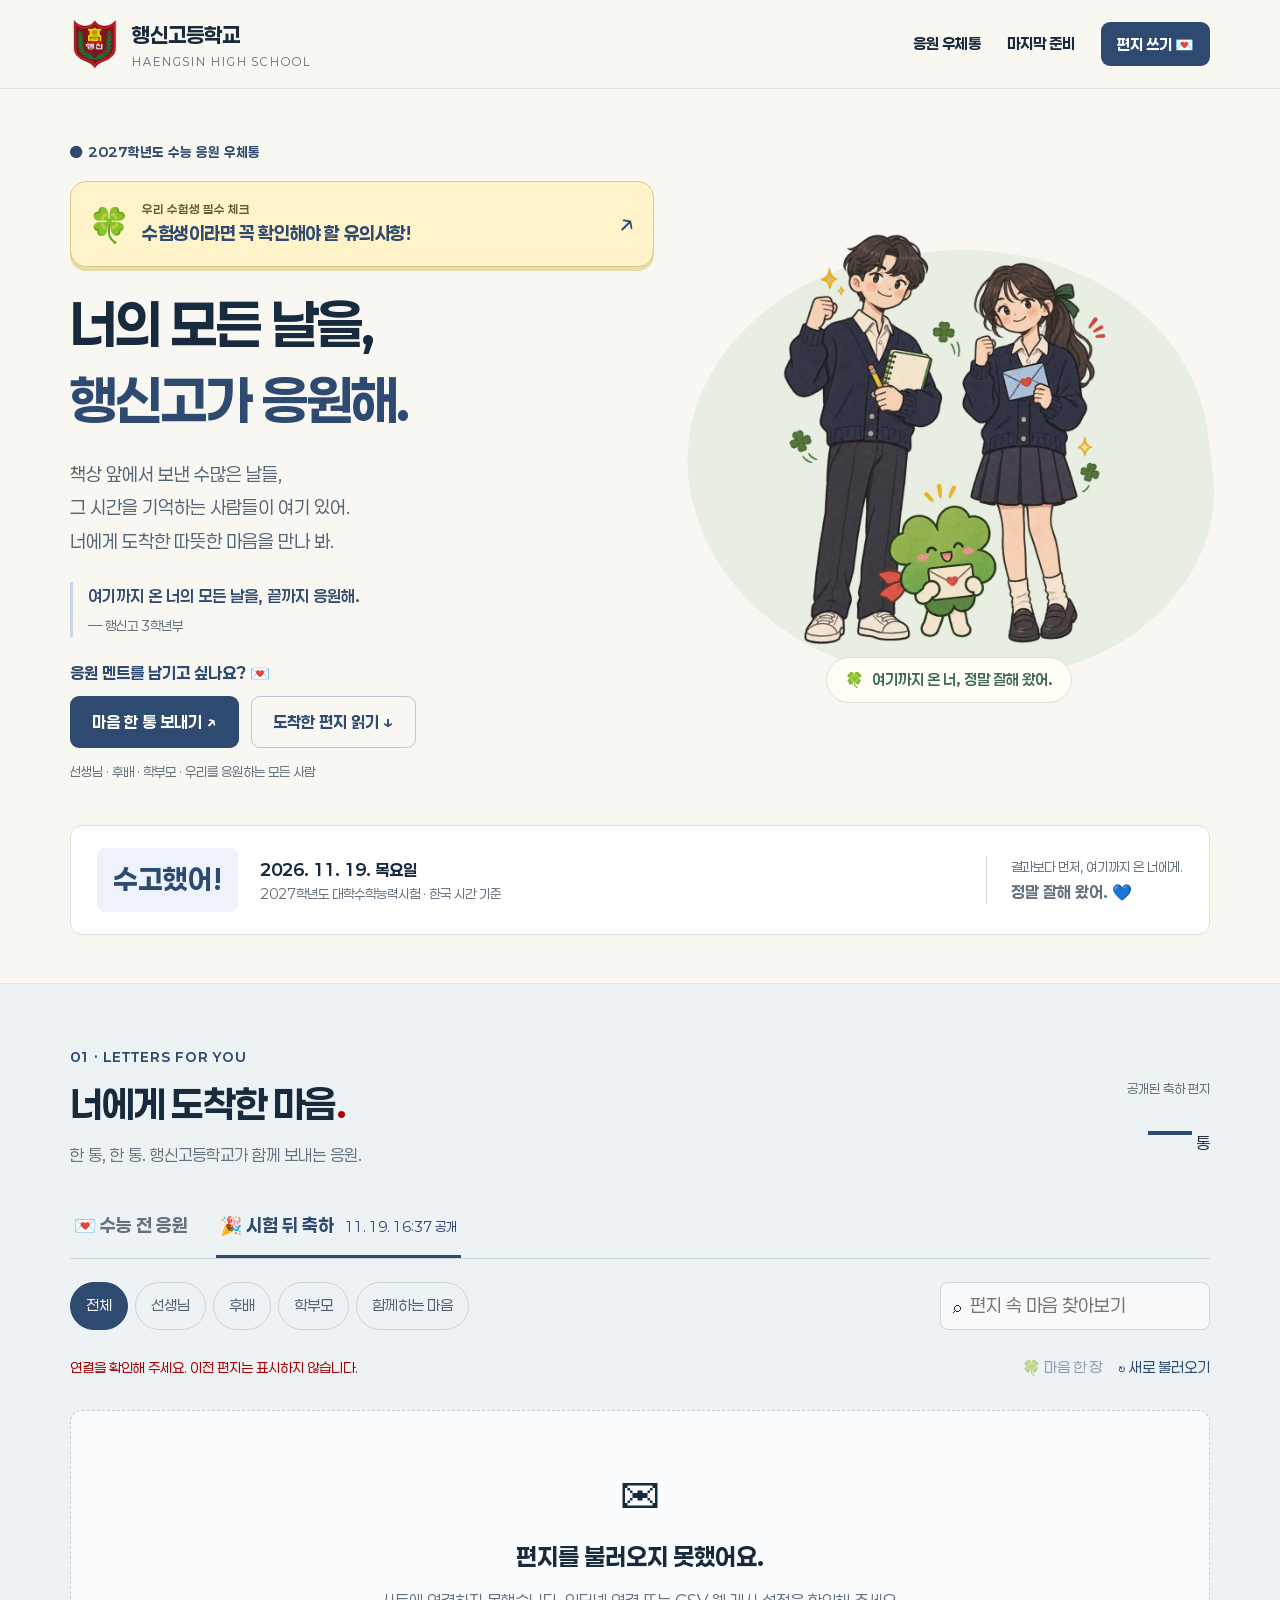
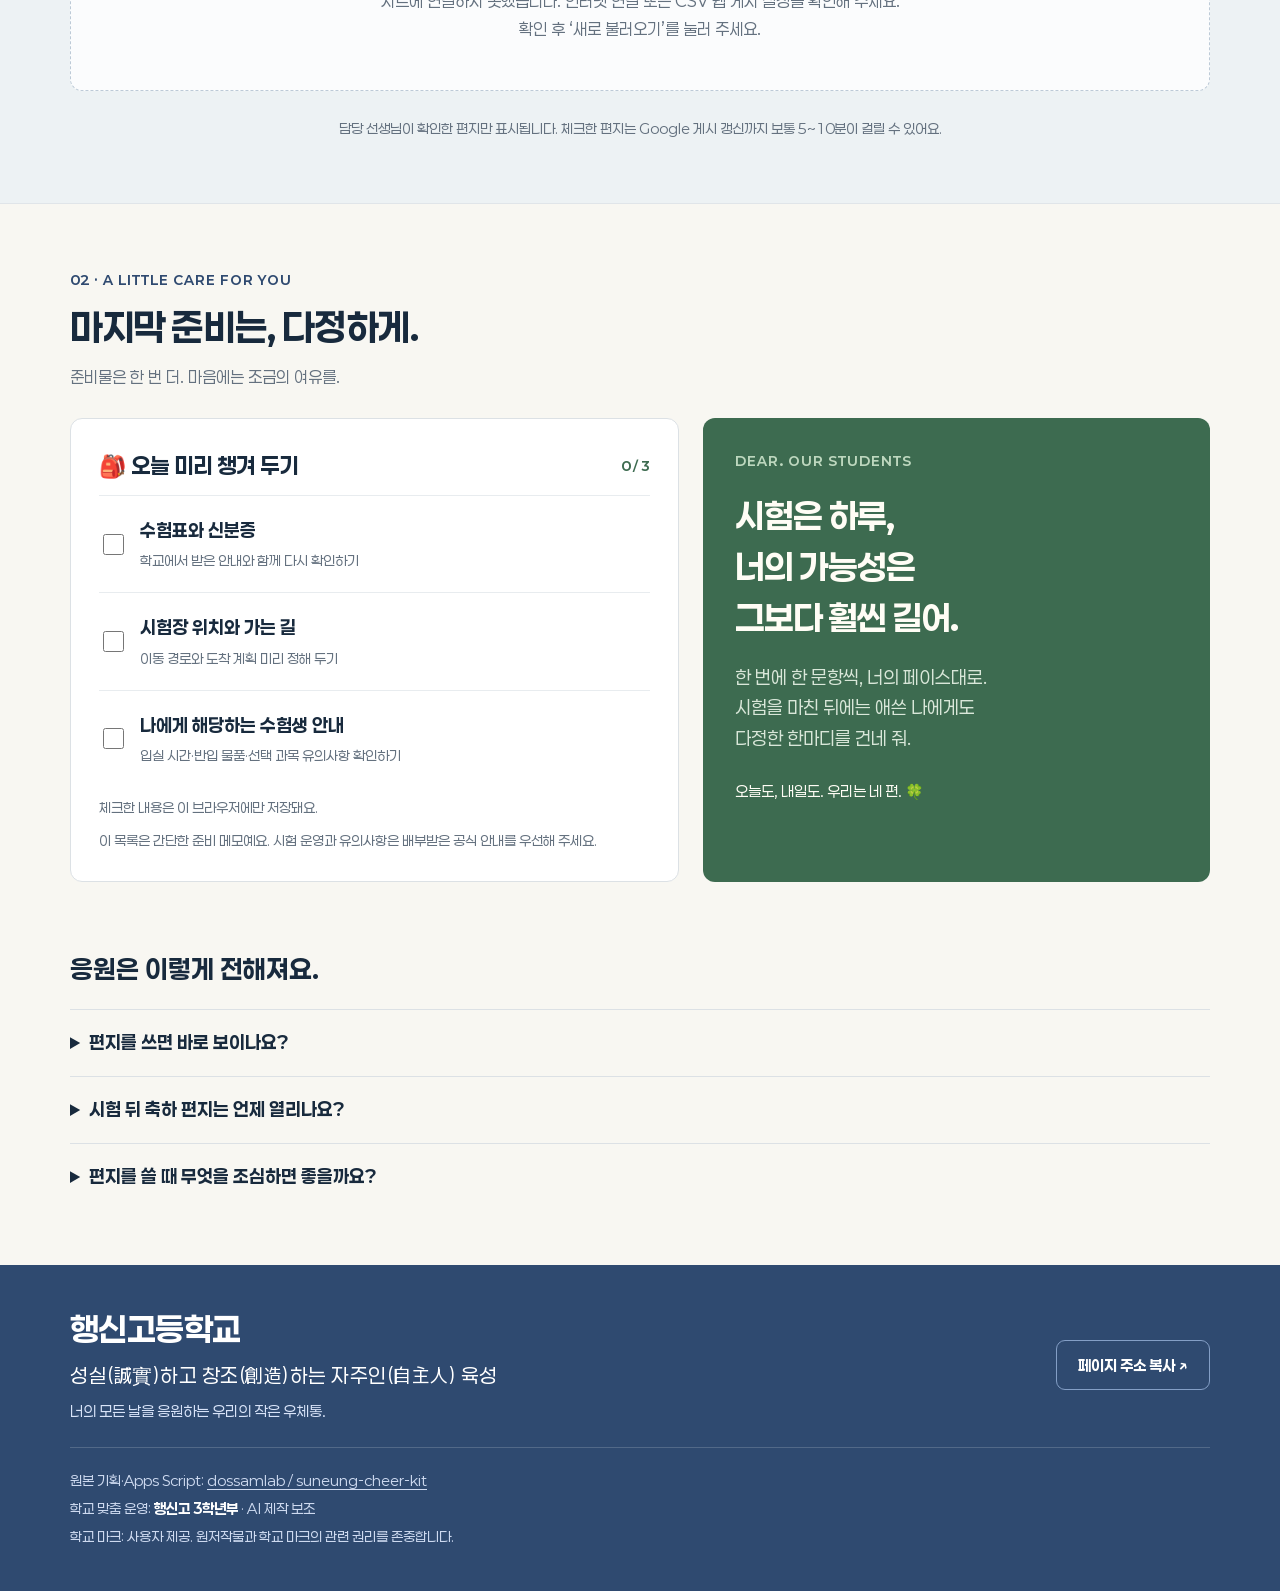
<file: 01_웹사이트_GitHub업로드용/index.html>
<!doctype html>
<html lang="ko">
<head>
<meta charset="utf-8">
<meta name="viewport" content="width=device-width, initial-scale=1">
<meta name="theme-color" content="#2f4a70">
<meta name="description" content="행신고등학교 수험생에게 보내는 따뜻한 마음, 수능 응원 우체통">
<title>행신고등학교 · 수능 응원 우체통</title>
<link rel="icon" href="./favicon.png" type="image/png">
<meta property="og:type" content="website">
<meta property="og:title" content="행신고등학교 · 수능 응원 우체통">
<meta property="og:description" content="너의 모든 날을, 행신고가 응원해. 선생님·후배·학부모의 따뜻한 편지를 만나 보세요.">
<link rel="stylesheet" href="./assets/fonts.css">
<link rel="preload" href="./assets/cheer-students.webp" as="image">

<!--
원본 기획·Google Apps Script: dossamlab / suneung-cheer-kit
https://github.com/dossamlab/suneung-cheer-kit

행신고 맞춤 운영: 행신고 3학년부
AI 제작 보조. 학교 맞춤 화면·모바일 경험·데이터 표시 기능을 개선했습니다.

기존 window.SCHOOL 설정과 from,text,type,group CSV 형식을 사용합니다.
본 패키지는 02_구글연동의 독립 연동 코드를 사용합니다.
원저작물·학교 마크의 권리를 존중합니다.
출처 표시는 원제작자의 별도 승인이나 공동제작을 의미하지 않습니다.
-->

<style>
:root {
  --blue: #2f4a70;
  --green: #3d6b50;
  --red: #a50404;
  --ink: #182a3d;
  --muted: #64717f;
  --line: #dce1e5;
  --cream: #f8f7f2;
}

* { box-sizing: border-box; }

html {
  scroll-behavior: smooth;
  scroll-padding-top: 24px;
}

body {
  margin: 0;
  background: var(--cream);
  color: var(--ink);
  font-family:
    -apple-system, BlinkMacSystemFont, "Segoe UI",
    "Apple SD Gothic Neo", "Malgun Gothic", sans-serif;
  line-height: 1.7;
  word-break: keep-all;
}

[hidden] { display: none !important; }

a { color: inherit; }
button, input { font: inherit; }
button { cursor: pointer; }
button:disabled { opacity: .5; cursor: default; }
h1, h2, h3, p { margin: 0; }

button, a, input, summary {
  -webkit-tap-highlight-color: transparent;
}

:focus-visible {
  outline: 3px solid #b66c20;
  outline-offset: 4px;
}

.wrap {
  width: min(1140px, calc(100% - 48px));
  margin: auto;
}

.skip {
  position: absolute;
  top: -80px;
  left: 16px;
  z-index: 10;
  background: var(--blue);
  color: #fff;
  padding: 10px;
}

.skip:focus { top: 10px; }

/* 상단 */
header { border-bottom: 1px solid var(--line); }

.header-inner {
  min-height: 88px;
  display: flex;
  align-items: center;
  justify-content: space-between;
  gap: 20px;
}

.brand {
  display: flex;
  align-items: center;
  gap: 12px;
  text-decoration: none;
}

.brand img {
  width: 50px;
  height: 50px;
  object-fit: contain;
}

.logo-fallback {
  width: 50px;
  height: 50px;
  display: grid;
  place-items: center;
  border-radius: 50%;
  background: var(--blue);
  color: #fff;
  font-size: 13px;
  font-weight: 800;
  letter-spacing: 1px;
  flex-shrink: 0;
}

.brand strong {
  display: block;
  font-size: 20px;
}

.brand small {
  display: block;
  font-size: 10px;
  letter-spacing: 2px;
  color: var(--muted);
}

nav {
  display: flex;
  align-items: center;
  gap: 26px;
  font-size: 14px;
  font-weight: 700;
}

nav > a { text-decoration: none; }

.btn {
  display: inline-flex;
  align-items: center;
  justify-content: center;
  gap: 8px;
  border: 1px solid transparent;
  border-radius: 9px;
  padding: 13px 21px;
  min-height: 48px;
  background: var(--blue);
  color: #fff;
  font-size: 15px;
  font-weight: 700;
  text-decoration: none;
  line-height: 1.5;
}

.btn:hover { background: #3e5c86; }

.btn.light {
  background: transparent;
  color: var(--blue);
  border-color: #bcc9dc;
}

.btn.small {
  padding: 10px 15px;
  min-height: 40px;
  font-size: 13px;
}

.form-link[aria-disabled="true"] {
  opacity: .5;
  cursor: help;
}

/* 첫 화면 */
.hero {
  display: grid;
  grid-template-columns: 1.2fr 1fr;
  gap: 40px;
  align-items: center;
  padding: 68px 0 54px;
}

.hero > * { min-width: 0; }

.eyebrow {
  color: var(--blue);
  font-size: 12px;
  font-weight: 800;
  letter-spacing: 1.5px;
}

.hero h1 {
  margin: 22px 0;
  font-size: clamp(40px, 4.6vw, 64px);
  line-height: 1.42;
  letter-spacing: -2.5px;
}

.hero h1 span { color: var(--blue); }

.intro {
  font-size: 16px;
  color: var(--muted);
  line-height: 1.9;
}

.school-message {
  margin-top: 24px;
  padding-left: 15px;
  border-left: 3px solid #c9d5e8;
}

.school-message p {
  font-size: 15px;
  color: #304b70;
  font-weight: 600;
  white-space: pre-wrap;
  overflow-wrap: anywhere;
}

.school-message small {
  display: block;
  margin-top: 6px;
  color: var(--muted);
  font-size: 12px;
}

.actions {
  display: flex;
  flex-wrap: wrap;
  gap: 12px;
  margin-top: 27px;
}

.micro {
  color: var(--muted);
  font-size: 12px;
  margin-top: 13px;
}

/* 이미지 파일 없이 그리는 편지 봉투 */
.art {
  position: relative;
  height: 420px;
  max-width: 430px;
  width: 100%;
  justify-self: center;
  isolation: isolate;
}

.orbit {
  position: absolute;
  inset: 6px 0;
  border: 1px dashed #cad3dd;
  border-radius: 50%;
}

.paper {
  position: absolute;
  top: 5px;
  left: 18%;
  width: 69%;
  height: 320px;
  transform: rotate(6deg);
  padding: 24px;
  background: #fffdf8;
  border: 1px solid #e4e0d8;
  border-radius: 6px;
  box-shadow: 0 15px 35px #2f4a7010;
}

.paper small {
  display: block;
  color: var(--blue);
  font-size: 10px;
  letter-spacing: 1px;
  border-bottom: 1px solid var(--line);
  padding-bottom: 13px;
}

.paper p {
  font-size: 31px;
  font-weight: 800;
  line-height: 1.55;
  color: var(--blue);
  margin-top: 22px;
  letter-spacing: -1px;
}

.paper em {
  font-style: normal;
  color: var(--red);
}

.envelope {
  position: absolute;
  bottom: 24px;
  left: 2%;
  width: 92%;
  height: 205px;
  transform: rotate(-7deg);
  background: var(--blue);
  border-radius: 8px 8px 15px 15px;
  box-shadow: 0 18px 28px #2f4a7017;
}

.envelope::before {
  content: "";
  position: absolute;
  inset: 0;
  background: #3e5c86;
  clip-path: polygon(0 0, 50% 58%, 100% 0, 100% 100%, 0 100%);
  border-radius: inherit;
}

.envelope::after {
  content: "";
  position: absolute;
  inset: 0;
  background: #243b5a;
  clip-path: polygon(0 100%, 50% 45%, 100% 100%);
  border-radius: inherit;
}

.seal {
  position: absolute;
  z-index: 1;
  top: 88px;
  left: calc(50% - 25px);
  width: 50px;
  height: 50px;
  display: grid;
  place-items: center;
  border-radius: 50%;
  background: var(--red);
  color: white;
  font-size: 28px;
  outline: 3px solid #bb2929;
}

.envelope-label {
  position: absolute;
  z-index: 1;
  bottom: 20px;
  left: 25px;
  font-size: 10px;
  letter-spacing: 2px;
  color: #d7e3ff;
}

.sticker {
  position: absolute;
  z-index: 2;
  right: -1%;
  bottom: 55px;
  width: 110px;
  height: 110px;
  border-radius: 50%;
  background: var(--green);
  color: #fff;
  display: flex;
  flex-direction: column;
  align-items: center;
  justify-content: center;
  transform: rotate(10deg);
  outline: 1px dashed #b9d9bc;
  outline-offset: -8px;
}

.sticker small { font-size: 12px; }
.sticker strong { font-size: 23px; }

.spark {
  position: absolute;
  right: 0;
  top: 3px;
  color: var(--red);
  font-size: 43px;
}

.clover {
  position: absolute;
  left: 0;
  top: 95px;
  font-size: 29px;
}

/* 날짜 안내 */
.ribbon {
  display: flex;
  align-items: center;
  gap: 22px;
  padding: 22px 26px;
  background: #fff;
  border: 1px solid var(--line);
  border-radius: 12px;
  margin-bottom: 65px;
}

.dday {
  background: #edf2fb;
  color: var(--blue);
  font-size: 28px;
  font-weight: 800;
  padding: 8px 16px;
  border-radius: 8px;
  white-space: nowrap;
}

.ribbon strong {
  display: block;
  font-size: 15px;
}

.ribbon small {
  display: block;
  color: var(--muted);
  font-size: 12px;
}

.ribbon-note {
  margin-left: auto;
  padding-left: 24px;
  border-left: 1px solid var(--line);
  font-size: 13px;
  color: var(--muted);
}

/* 응원 우체통 */
.wall {
  background: #edf1f4;
  border-block: 1px solid #e0e5e9;
  padding: 62px 0;
}

.section-head {
  display: flex;
  justify-content: space-between;
  align-items: flex-end;
  gap: 20px;
  margin-bottom: 28px;
}

.section-head h2 {
  font-size: 37px;
  letter-spacing: -1.4px;
  line-height: 1.45;
  margin-top: 9px;
}

.section-head p:not(.eyebrow) {
  font-size: 15px;
  color: var(--muted);
  margin-top: 10px;
}

.count {
  text-align: right;
  white-space: nowrap;
}

.count small {
  display: block;
  font-size: 12px;
  color: var(--muted);
}

.count strong {
  color: var(--blue);
  font-size: 40px;
}

.tabs {
  display: flex;
  gap: 24px;
  border-bottom: 1px solid #cbd5df;
}

.tab {
  border: 0;
  border-bottom: 3px solid transparent;
  background: transparent;
  padding: 14px 4px;
  color: var(--muted);
  font-size: 16px;
  font-weight: 700;
}

.tab[aria-pressed="true"] {
  color: var(--blue);
  border-bottom-color: var(--blue);
}

.tab small {
  font-size: 11px;
  margin-left: 7px;
  font-weight: 400;
}

.toolbar {
  display: flex;
  justify-content: space-between;
  gap: 15px;
  margin: 23px 0 16px;
}

.filters {
  display: flex;
  flex-wrap: wrap;
  gap: 7px;
}

.filter {
  border: 1px solid #cbd5df;
  background: transparent;
  color: #536274;
  font-size: 13px;
  padding: 8px 15px;
  border-radius: 25px;
}

.filter[aria-pressed="true"] {
  background: var(--blue);
  border-color: var(--blue);
  color: white;
}

.search {
  display: flex;
  align-items: center;
  gap: 7px;
  border: 1px solid #cbd5df;
  background: #fff9;
  padding: 8px 12px;
  border-radius: 8px;
  width: 240px;
}

.search input {
  width: 100%;
  min-width: 0;
  background: transparent;
  border: 0;
  color: var(--ink);
  font-size: 13px;
}

.search:focus-within { outline: 2px solid var(--blue); }
.search input:focus-visible { outline: 0; }

.subbar {
  display: flex;
  justify-content: space-between;
  align-items: center;
  gap: 15px;
  margin-bottom: 20px;
}

.status {
  font-size: 12px;
  color: var(--muted);
}

.status.error { color: var(--red); }

.tools {
  display: flex;
  gap: 16px;
  flex-shrink: 0;
}

.text-btn {
  border: 0;
  background: none;
  color: var(--blue);
  padding: 5px 0;
  font-size: 13px;
}

.text-btn:hover { text-decoration: underline; }

.grid {
  display: grid;
  grid-template-columns: repeat(3, minmax(0, 1fr));
  gap: 18px;
  align-items: start;
}

/* 편지 카드 */
.card {
  position: relative;
  background: #fff;
  border: 1px solid #dbe2e8;
  border-top: 4px solid var(--blue);
  border-radius: 10px;
  padding: 22px;
  min-height: 245px;
  display: flex;
  flex-direction: column;
  scroll-margin-top: 30px;
}

.card.junior { border-top-color: var(--green); }
.card.parent { border-top-color: var(--red); }
.card.other { border-top-color: #8c7d64; }

.card-top {
  display: flex;
  align-items: center;
  justify-content: space-between;
  gap: 10px;
}

.badge {
  background: #edf2fb;
  color: var(--blue);
  font-size: 12px;
  padding: 3px 8px;
  border-radius: 4px;
}

.junior .badge { background: #edf4ef; color: var(--green); }
.parent .badge { background: #fbeeed; color: var(--red); }
.other .badge { background: #f4f0e9; color: #766247; }

.number {
  font-size: 11px;
  color: #98a6b6;
}

.card-text {
  white-space: pre-wrap;
  overflow-wrap: anywhere;
  word-break: normal;
  line-height: 1.9;
  font-size: 16px;
  margin: 20px 0;
  display: -webkit-box;
  -webkit-box-orient: vertical;
  -webkit-line-clamp: 4;
  overflow: hidden;
}

.card.expanded .card-text { display: block; }

.card-bottom {
  display: flex;
  justify-content: space-between;
  align-items: center;
  gap: 10px;
  margin-top: auto;
  font-size: 12px;
}

.card-from {
  color: var(--muted);
  overflow-wrap: anywhere;
  min-width: 0;
}

.card-bottom button {
  white-space: nowrap;
  font-size: 12px;
}

.card.highlight {
  outline: 3px solid #c6923c;
  outline-offset: 3px;
}

.empty {
  grid-column: 1 / -1;
  background: #ffffffc0;
  border: 1px dashed #bdcad7;
  border-radius: 12px;
  text-align: center;
  padding: 48px 20px;
}

.empty-icon { font-size: 40px; }

.empty h3 {
  margin: 10px 0;
  font-size: 24px;
}

.empty p {
  font-size: 14px;
  color: var(--muted);
  white-space: pre-line;
}

.more-wrap {
  text-align: center;
  margin-top: 26px;
}

.footnote {
  text-align: center;
  color: var(--muted);
  font-size: 12px;
  margin-top: 24px;
}

/* 준비 체크 */
.prepare { padding: 65px 0; }

.prepare-grid {
  display: grid;
  grid-template-columns: 1.2fr 1fr;
  gap: 24px;
}

.check-panel {
  padding: 28px;
  background: #fff;
  border: 1px solid var(--line);
  border-radius: 12px;
}

.check-title {
  display: flex;
  justify-content: space-between;
  align-items: center;
  gap: 10px;
  margin-bottom: 10px;
}

.check-title h3 { font-size: 21px; }

.check-title span {
  font-size: 13px;
  color: var(--green);
  font-weight: 700;
}

.check-row {
  display: flex;
  gap: 13px;
  align-items: center;
  padding: 19px 0;
  border-top: 1px solid #e8ecef;
  cursor: pointer;
}

.check-row input {
  width: 21px;
  height: 21px;
  accent-color: var(--green);
  flex-shrink: 0;
}

.check-row strong {
  display: block;
  font-size: 15px;
}

.check-row small {
  display: block;
  font-size: 12px;
  color: var(--muted);
  margin-top: 4px;
}

.check-note {
  font-size: 12px;
  color: var(--muted);
  margin-top: 9px;
}

.care {
  background: var(--green);
  color: #fffdf5;
  border-radius: 12px;
  padding: 32px;
}

.care .eyebrow { color: #bdd7be; }

.care h3 {
  font-size: 34px;
  line-height: 1.5;
  margin: 18px 0;
  letter-spacing: -1px;
}

.care p:not(.eyebrow) {
  font-size: 15px;
  color: #d9e7d9;
}

.care small {
  display: block;
  margin-top: 26px;
  font-size: 13px;
}

/* 안내와 출처 */
.faq { padding-bottom: 55px; }

.faq h2 {
  font-size: 26px;
  margin-bottom: 18px;
}

.faq details {
  border-top: 1px solid var(--line);
  padding: 17px 0;
}

.faq summary {
  cursor: pointer;
  font-size: 15px;
  font-weight: 700;
}

.faq details p {
  margin-top: 12px;
  font-size: 14px;
  color: var(--muted);
  max-width: 850px;
  line-height: 1.9;
}

footer {
  background: var(--blue);
  color: #d9e4f9;
  padding: 35px 0;
}

.footer-top {
  display: flex;
  justify-content: space-between;
  gap: 20px;
  align-items: center;
  margin-bottom: 22px;
}

.footer-top strong {
  font-size: 20px;
  color: #fff;
}

.footer-top small {
  display: block;
  font-size: 13px;
  margin-top: 4px;
}

footer .btn {
  background: transparent;
  border-color: #849fc6;
  font-size: 13px;
}

.credits {
  border-top: 1px solid #ffffff2b;
  padding-top: 19px;
  font-size: 12px;
  color: #cedaf0;
  line-height: 1.9;
}

.credits a { text-underline-offset: 3px; }

.share-box {
  margin-top: 14px;
  font-size: 13px;
}

.share-box input {
  width: 100%;
  padding: 10px;
  margin-top: 7px;
  background: #fff;
  border: 0;
  border-radius: 5px;
  color: var(--ink);
}

.toast {
  position: fixed;
  left: 50%;
  bottom: 20px;
  transform: translateX(-50%);
  max-width: 90vw;
  padding: 12px 20px;
  background: #182a3d;
  color: #fff;
  border-radius: 9px;
  font-size: 14px;
  box-shadow: 0 5px 30px #0003;
  z-index: 20;
}

noscript p {
  padding: 20px;
  background: #fff0e9;
  color: #7e2600;
}

/* 태블릿 */
@media (min-width: 1000px) {
  .hero { min-height: 565px; }
}

@media (max-width: 850px) {
  header nav > a:not(.btn) { display: none; }
  .hero { gap: 18px; }
  .hero h1 { font-size: 43px; }
  .art { height: 355px; }
  .paper { height: 280px; padding: 19px; }
  .paper p { font-size: 28px; }
  .envelope { height: 175px; }
  .seal { top: 75px; }
  .sticker { width: 92px; height: 92px; bottom: 45px; }
  .sticker strong { font-size: 20px; }
  .ribbon-note { display: none; }
  .grid { grid-template-columns: repeat(2, minmax(0, 1fr)); }
  .toolbar { flex-wrap: wrap; }
  .search { width: 100%; }
  .prepare-grid { grid-template-columns: 1fr 1fr; }
  .care { padding: 27px; }
  .care h3 { font-size: 30px; }
}

/* 휴대전화 */
@media (max-width: 600px) {
  .wrap { width: calc(100% - 36px); }
  .header-inner { min-height: 75px; gap: 8px; }
  .brand { gap: 9px; }
  .brand img, .logo-fallback { width: 40px; height: 40px; }
  .brand strong { font-size: 16px; }
  .brand small { font-size: 9px; letter-spacing: 1px; }
  nav { gap: 0; }
  nav .btn { padding: 9px 12px; font-size: 12px; }

  .hero {
    grid-template-columns: minmax(0, 1fr);
    padding: 38px 0 26px;
    gap: 30px;
  }

  .hero h1 { font-size: 43px; letter-spacing: -2px; }
  .intro { font-size: 15px; }
  .art { width: 320px; max-width: 100%; height: 340px; }
  .paper p { font-size: 28px; }
  .ribbon { padding: 17px; gap: 15px; margin-bottom: 38px; }
  .dday { font-size: 23px; padding: 7px 12px; }
  .ribbon strong { font-size: 13px; }
  .ribbon small { font-size: 11px; }
  .wall { padding: 39px 0; }
  .section-head { gap: 10px; }
  .section-head h2 { font-size: 31px; }
  .section-head p:not(.eyebrow) { font-size: 13px; }
  .count strong { font-size: 31px; }
  .count small { font-size: 11px; }
  .tabs { gap: 20px; }
  .tab { font-size: 14px; }
  .tab small { display: block; margin-left: 0; font-size: 11px; }
  .filter { font-size: 12px; padding: 8px 12px; }
  .subbar { align-items: flex-start; flex-direction: column; gap: 8px; }
  .grid { grid-template-columns: 1fr; }
  .card { min-height: 220px; }
  .prepare { padding: 42px 0; }
  .prepare-grid { grid-template-columns: 1fr; }
  .check-panel, .care { padding: 24px; }
  .care h3 { font-size: 33px; }
  .footer-top { align-items: flex-start; }
  .footer-top strong { font-size: 18px; }
  .footer-top .btn { padding: 10px 12px; }
  .faq { padding-bottom: 35px; }
  .actions .btn { font-size: 14px; }
}

@media (prefers-reduced-motion: reduce) {
  html { scroll-behavior: auto; }
}
</style>
<link rel="stylesheet" href="./assets/site.css">
</head>

<body>
<a class="skip" href="#wall">응원 편지로 바로 가기</a>

<header>
  <div class="wrap header-inner">
    <a class="brand" href="#" aria-label="페이지 처음으로">
      <img
        data-school-logo src="./school-logo.png"
        alt=""
        width="50"
        height="50"
        onerror="this.hidden=true;this.nextElementSibling.hidden=false"
      >
      <span class="logo-fallback" hidden aria-hidden="true">학교</span>
      <span>
        <strong data-school>행신고등학교</strong>
        <small data-school-en>HAENGSIN HIGH SCHOOL</small>
      </span>
    </a>

    <nav aria-label="주요 메뉴">
      <a href="#wall">응원 우체통</a>
      <a href="#prepare">마지막 준비</a>
      <a
        class="btn small form-link"
        target="_blank"
        rel="noopener noreferrer"
      >편지 쓰기 💌</a>
    </nav>
  </div>
</header>

<main>
  <section class="wrap hero" aria-labelledby="hero-title">
    <div>
      <p class="eyebrow">● <span data-exam-year>2027학년도</span> 수능 응원 우체통</p>
      <a class="student-notice" data-guide-link href="./exam-guide.html">
        <span class="notice-icon" aria-hidden="true">🍀</span>
        <span><small>우리 수험생 필수 체크</small><strong>수험생이라면 꼭 확인해야 할 유의사항!</strong></span>
        <span class="notice-arrow" aria-hidden="true">↗</span>
      </a>

      <h1 id="hero-title">
        너의 모든 날을,<br>
        <span id="hero-school">행신고가 응원해.</span>
      </h1>

      <p class="intro">
        책상 앞에서 보낸 수많은 날들,<br>
        그 시간을 기억하는 사람들이 여기 있어.<br>
        너에게 도착한 따뜻한 마음을 만나 봐.
      </p>

      <div class="school-message">
        <p id="school-message"></p>
        <small id="school-sign"></small>
      </div>

      <p class="cheer-invite">응원 멘트를 남기고 싶나요? 💌</p>
      <div class="actions">
        <a
          class="btn form-link"
          target="_blank"
          rel="noopener noreferrer"
        >마음 한 통 보내기 ↗</a>
        <a class="btn light" href="#wall">도착한 편지 읽기 ↓</a>
      </div>

      <p class="micro">
        선생님 · 후배 · 학부모 · 우리를 응원하는 모든 사람
      </p>
    </div>

    <figure class="hero-visual">
      <div class="visual-halo" aria-hidden="true"></div>
      <img src="./assets/cheer-students.webp" width="960" height="960"
        alt="편지와 클로버를 들고 응원하는 고등학생 두 명과 클로버 친구" fetchpriority="high" decoding="async">
      <figcaption><span aria-hidden="true">🍀</span> 여기까지 온 너, 정말 잘해 왔어.</figcaption>
    </figure>
  </section>

  <div class="wrap ribbon">
    <span class="dday" id="dday">D-DAY</span>
    <div>
      <strong data-exam-date>2026. 11. 19. 목요일</strong>
      <small><span data-exam-year>2027학년도</span> 대학수학능력시험 · 한국 시간 기준</small>
    </div>
    <p class="ribbon-note">
      결과보다 먼저, 여기까지 온 너에게.<br>
      <strong>정말 잘해 왔어. 💙</strong>
    </p>
  </div>

  <section class="wall" id="wall" aria-labelledby="wall-title">
    <div class="wrap">
      <div class="section-head">
        <div>
          <p class="eyebrow">01 · LETTERS FOR YOU</p>
          <h2 id="wall-title">
            너에게 도착한 마음<span style="color:var(--red)">.</span>
          </h2>
          <p data-wall-intro>한 통, 한 통. 행신고등학교가 함께 보내는 응원.</p>
        </div>

        <div class="count">
          <small id="count-label">공개된 응원 편지</small>
          <strong id="letter-count">—</strong><span> 통</span>
        </div>
      </div>

      <div class="tabs" role="group" aria-label="편지 종류">
        <button
          type="button"
          class="tab"
          data-phase="before"
          aria-pressed="true"
        >💌 수능 전 응원</button>

        <button
          type="button"
          class="tab"
          data-phase="after"
          aria-pressed="false"
        >
          🎉 시험 뒤 축하
          <small data-open-short>담당자 설정 시각 공개</small>
        </button>
      </div>

      <div class="toolbar" id="toolbar">
        <div
          class="filters"
          role="group"
          aria-label="보내는 사람으로 골라 보기"
        >
          <button
            class="filter"
            type="button"
            data-group="all"
            aria-pressed="true"
          >전체</button>

          <button
            class="filter"
            type="button"
            data-group="teacher"
            aria-pressed="false"
          >선생님</button>

          <button
            class="filter"
            type="button"
            data-group="junior"
            aria-pressed="false"
          >후배</button>

          <button
            class="filter"
            type="button"
            data-group="parent"
            aria-pressed="false"
          >학부모</button>

          <button
            class="filter"
            type="button"
            data-group="other"
            aria-pressed="false"
          >함께하는 마음</button>
        </div>

        <label class="search">
          <span aria-hidden="true">⌕</span>
          <input
            type="search"
            id="search"
            aria-label="편지 내용 또는 보내는 사람 검색"
            placeholder="편지 속 마음 찾아보기"
          >
        </label>
      </div>

      <div class="subbar">
        <p
          id="status"
          class="status"
          role="status"
          aria-live="polite"
        >편지를 불러오는 중입니다.</p>

        <div class="tools">
          <button class="text-btn" id="random" type="button">
            🍀 마음 한 장
          </button>
          <button class="text-btn" id="refresh" type="button">
            ↻ 새로 불러오기
          </button>
        </div>
      </div>

      <div class="grid" id="letters" aria-busy="true"></div>

      <div class="more-wrap">
        <button class="btn light" id="more" type="button" hidden>
          편지 더 읽기 ↓
        </button>
      </div>

      <p class="footnote">
        담당 선생님이 확인한 편지만 표시됩니다.
        체크한 편지는 Google 게시 갱신까지 보통 5~10분이 걸릴 수 있어요.
      </p>
    </div>
  </section>

  <section
    class="wrap prepare"
    id="prepare"
    aria-labelledby="prepare-title"
  >
    <div class="section-head">
      <div>
        <p class="eyebrow">02 · A LITTLE CARE FOR YOU</p>
        <h2 id="prepare-title">마지막 준비는, 다정하게.</h2>
        <p>준비물은 한 번 더. 마음에는 조금의 여유를.</p>
      </div>
    </div>

    <div class="prepare-grid">
      <div class="check-panel">
        <div class="check-title">
          <h3>🎒 오늘 미리 챙겨 두기</h3>
          <span id="progress">0 / 3</span>
        </div>

        <label class="check-row">
          <input type="checkbox" data-check="documents">
          <span>
            <strong>수험표와 신분증</strong>
            <small>학교에서 받은 안내와 함께 다시 확인하기</small>
          </span>
        </label>

        <label class="check-row">
          <input type="checkbox" data-check="route">
          <span>
            <strong>시험장 위치와 가는 길</strong>
            <small>이동 경로와 도착 계획 미리 정해 두기</small>
          </span>
        </label>

        <label class="check-row">
          <input type="checkbox" data-check="guide">
          <span>
            <strong>나에게 해당하는 수험생 안내</strong>
            <small>
              입실 시간·반입 물품·선택 과목 유의사항 확인하기
            </small>
          </span>
        </label>

        <p class="check-note" id="save-note">
          체크한 내용은 이 브라우저에만 저장돼요.
        </p>
        <p class="check-note">
          이 목록은 간단한 준비 메모예요.
          시험 운영과 유의사항은 배부받은 공식 안내를 우선해 주세요.
        </p>
      </div>

      <div class="care">
        <p class="eyebrow">DEAR. OUR STUDENTS</p>
        <h3>
          시험은 하루,<br>
          너의 가능성은<br>
          그보다 훨씬 길어.
        </h3>
        <p>
          한 번에 한 문항씩, 너의 페이스대로.<br>
          시험을 마친 뒤에는 애쓴 나에게도<br>
          다정한 한마디를 건네 줘.
        </p>
        <small>오늘도, 내일도. 우리는 네 편. 🍀</small>
      </div>
    </div>
  </section>

  <section class="wrap resources" id="resources" hidden aria-labelledby="resources-title">
    <p class="eyebrow">FOR EXAM DAY</p>
    <h2 id="resources-title">수험생 안내, 한눈에.</h2>
    <p>학교에서 배부한 자료와 안내 영상을 확인해 주세요.</p>
    <div class="resource-grid" id="resource-grid"></div>
  </section>
  <section class="wrap faq" aria-labelledby="faq-title">
    <h2 id="faq-title">응원은 이렇게 전해져요.</h2>

    <details>
      <summary>편지를 쓰면 바로 보이나요?</summary>
      <p>
        구글 설문으로 보낸 편지는 담당 선생님이 확인합니다.
        응답 시트에서 ‘반영’에 체크한 편지만 공개용 데이터에 포함돼요.
        체크 후 Google 게시 갱신까지 보통 5~10분이 걸릴 수 있어요.
        화면은 1분마다 자동으로 다시 확인합니다.
      </p>
    </details>

    <details>
      <summary>시험 뒤 축하 편지는 언제 열리나요?</summary>
      <p>
        <span data-open-full>담당자가 설정한 공개 시각</span>부터 이 화면에서 볼 수 있습니다.
        이는 편지 공개 시각이며, 모든 수험생의 시험 종료 시각을 뜻하지 않습니다.
        자신의 시험을 모두 마친 뒤 확인해 주세요.
        화면의 시간 판단에는 기기 시계가 사용됩니다.
      </p>
    </details>

    <details>
      <summary>편지를 쓸 때 무엇을 조심하면 좋을까요?</summary>
      <p>
        이름 대신 ‘3반 담임’, ‘2학년 후배’처럼 적어 주세요.
        연락처 등 개인정보와 다른 사람의 사적인 이야기는 넣지 말아 주세요.
        결과를 재촉하기보다 지금까지의 노력에 따뜻한 마음을 보내 주세요.
        수정·삭제가 필요하면 담당 선생님께 요청해 주세요.
      </p>
    </details>

    
  </section>
  
</main>
<nav class="mobile-nav" aria-label="휴대전화 빠른 메뉴">
  <a href="#wall"><span aria-hidden="true">💌</span> 편지 읽기</a>
  <a class="form-link mobile-write" target="_blank" rel="noopener noreferrer"><span aria-hidden="true">✏️</span> 응원 쓰기</a>
  <a href="#prepare"><span aria-hidden="true">🎒</span> 마지막 준비</a>
</nav>

<footer>
  <div class="wrap">
    <div class="footer-top">
      <div>
        <strong data-school>행신고등학교</strong>
        <p class="school-motto"><span data-motto>성실(誠實)하고 창조(創造)하는 자주인(自主人) 육성</span></p>
        <small>너의 모든 날을 응원하는 우리의 작은 우체통.</small>
      </div>

      <button class="btn" type="button" id="share">
        페이지 주소 복사 ↗
      </button>
    </div>

    <p class="credits">
      원본 기획·Apps Script:
      <a
        href="https://github.com/dossamlab/suneung-cheer-kit"
        target="_blank"
        rel="noopener noreferrer"
      >dossamlab / suneung-cheer-kit</a><br>
      학교 맞춤 운영: <strong data-school-credit>행신고 3학년부</strong>
      · AI 제작 보조<br>
      학교 마크: 사용자 제공.
      원저작물과 학교 마크의 관련 권리를 존중합니다.
    </p>

    <label class="share-box" id="share-box" hidden>
      아래 주소를 선택해 복사해 주세요.
      <input id="share-url" readonly aria-label="이 페이지 주소">
    </label>
  </div>
</footer>

<div class="toast" id="toast" role="status" hidden></div>

<noscript>
  <p>응원 편지를 보려면 브라우저의 JavaScript를 켜 주세요.</p>
</noscript>

<!-- 기존 config.js를 같은 폴더에 둡니다. -->
<script src="./config.js"></script>
<script src="./assets/school-ui.js"></script>

<script>
(() => {
  'use strict';

  const $ = selector => document.querySelector(selector);
  const $$ = selector => Array.from(document.querySelectorAll(selector));

  const cfg =
    window.SCHOOL && typeof window.SCHOOL === 'object'
      ? window.SCHOOL
      : {};

  // 제공받은 Apps Script의 축하 편지 공개 시각과 같습니다.
  // 모든 수험생의 시험 종료 시각을 의미하지 않습니다.
  const openValue = Date.parse(cfg.openAt || '2026-11-19T16:37:00+09:00');
  const OPEN_AT = Number.isFinite(openValue) ? openValue : Infinity;
  const openLabel = Number.isFinite(OPEN_AT) ? new Intl.DateTimeFormat('ko-KR', {timeZone:'Asia/Seoul',year:'numeric',month:'long',day:'numeric',hour:'2-digit',minute:'2-digit',hour12:false}).format(new Date(OPEN_AT)) : '담당자 안내 시각';
  const EXAM_AT = Date.parse(cfg.examDate || '2026-11-19T00:00:00+09:00');

  const GROUPS = {
    teacher: '선생님',
    junior: '후배',
    parent: '학부모',
    other: '함께하는 마음'
  };

  const state = {
    rows: [],
    phase: Date.now() >= OPEN_AT ? 'after' : 'before',
    group: 'all',
    query: '',
    limit: 12,
    loaded: false,
    busy: false,
    error: '',
    lastAttempt: 0,
    unlocked: Date.now() >= OPEN_AT
  };

  const plain = (value, fallback) =>
    typeof value === 'string' && value.trim()
      ? value.trim()
      : fallback;

  /* 학교 설정 적용 */
  const name = plain(cfg.name, '행신고등학교');

  $$('[data-school]').forEach(node => {
    node.textContent = name;
  });

  $('#hero-school').textContent =
    plain(cfg.shortName, name.replace(/고등학교$/, '고')) + '가 응원해.';

  $('#school-message').textContent = plain(
    cfg.message,
    '투자한 노력과 시간이 너를 배신하지 않을 거야.'
  ).replace(/\s*\/\s*/g, '\n');

  $('#school-sign').textContent =
    '— ' + plain(cfg.sign, '행신고 3학년부');

  document.title = name + ' · 수능 응원 우체통';

  /* 설정 주소 검사 */
  function safeURL(value, kind) {
    try {
      const url = new URL(value);

      if (
        url.protocol !== 'https:' ||
        url.username ||
        url.password
      ) {
        return '';
      }

      if (kind === 'sheet') {
        if (
          url.hostname !== 'docs.google.com' ||
          !url.pathname.startsWith('/spreadsheets/') ||
          url.searchParams.get('output') !== 'csv'
        ) {
          return '';
        }
      } else {
        const allowed =
          url.hostname === 'forms.gle' ||
          (
            url.hostname === 'docs.google.com' &&
            url.pathname.startsWith('/forms/')
          );

        if (!allowed) return '';
      }

      return url.href;
    } catch {
      return '';
    }
  }

  const sheet = safeURL(cfg.sheet, 'sheet');
  const form = safeURL(cfg.form, 'form');

  let toastTimer;

  function toast(message) {
    $('#toast').textContent = message;
    $('#toast').hidden = false;

    clearTimeout(toastTimer);

    toastTimer = setTimeout(() => {
      $('#toast').hidden = true;
    }, 4500);
  }

  $$('.form-link').forEach(link => {
    if (form) {
      link.href = form;
    } else {
      link.href = '#';
      link.setAttribute('aria-disabled', 'true');

      link.addEventListener('click', event => {
        event.preventDefault();
        toast('config.js의 form 주소를 확인해 주세요.');
      });
    }
  });

  /*
   * CSV 읽기
   * 쉼표, 따옴표, 셀 내부 줄바꿈, BOM을 처리합니다.
   * Apps Script가 만든 F1의 추가 안내 열은 사용하지 않습니다.
   */
  function parseCSV(text) {
    const input = text.replace(/^\uFEFF/, '');

    const rows = [];
    let row = [];
    let field = '';
    let quoted = false;

    for (let i = 0; i < input.length; i++) {
      const char = input[i];

      if (quoted) {
        if (char === '"' && input[i + 1] === '"') {
          field += '"';
          i++;
        } else if (char === '"') {
          quoted = false;
        } else {
          field += char;
        }
      } else if (char === '"' && field === '') {
        quoted = true;
      } else if (char === ',') {
        row.push(field);
        field = '';
      } else if (char === '\r' || char === '\n') {
        row.push(field);
        rows.push(row);
        row = [];
        field = '';

        if (char === '\r' && input[i + 1] === '\n') {
          i++;
        }
      } else {
        field += char;
      }
    }

    if (quoted) {
      throw new Error(
        'CSV의 따옴표가 닫히지 않았습니다. 공개용 탭을 확인해 주세요.'
      );
    }

    if (field !== '' || row.length) {
      row.push(field);
      rows.push(row);
    }

    return rows;
  }

  function decode(text) {
    if (/^\s*</.test(text)) {
      throw new Error(
        'CSV 대신 웹페이지가 반환되었습니다. 공개용 탭을 CSV로 게시했는지 확인해 주세요.'
      );
    }

    const table = parseCSV(text);

    if (!table.length) {
      throw new Error('공개용 탭의 머리글을 읽지 못했습니다.');
    }

    const header = table.shift().map(value =>
      value.trim().toLowerCase()
    );

    const columns = ['from', 'text', 'type', 'group'].map(key =>
      header.indexOf(key)
    );

    if (columns.some(index => index < 0)) {
      throw new Error(
        '공개용 탭에 from, text, type, group 머리글이 필요합니다.'
      );
    }

    const result = [];
    let skipped = 0;

    for (const row of table) {
      const body = (row[columns[1]] || '').trim();

      if (!body) continue;

      const type = (row[columns[2]] || '').trim().toLowerCase();

      // 알 수 없는 종류를 수능 전 편지로 잘못 공개하지 않습니다.
      if (type !== 'before' && type !== 'after') {
        skipped++;
        continue;
      }

      const group = (row[columns[3]] || '').trim().toLowerCase();

      result.push({
        from: (row[columns[0]] || '').trim() || '응원하는 사람',
        text: body,
        type,
        group: Object.hasOwn(GROUPS, group) ? group : 'other'
      });
    }

    return { rows: result, skipped };
  }

  /* 사용자 작성 내용은 HTML로 실행하지 않고 텍스트로 표시합니다. */
  function el(tag, className, text) {
    const node = document.createElement(tag);

    if (className) node.className = className;
    if (text !== undefined) node.textContent = text;

    return node;
  }

  function isLocked() {
    return state.phase === 'after' && Date.now() < OPEN_AT;
  }

  function filtered() {
    if (isLocked()) return [];

    return state.rows.filter(row =>
      row.type === state.phase &&
      (state.group === 'all' || row.group === state.group) &&
      (
        !state.query ||
        (row.from + ' ' + row.text)
          .toLocaleLowerCase()
          .includes(state.query)
      )
    );
  }

  function empty(icon, title, message) {
    const box = el('div', 'empty');
    const symbol = el('div', 'empty-icon', icon);

    symbol.setAttribute('aria-hidden', 'true');

    box.append(
      symbol,
      el('h3', '', title),
      el('p', '', message)
    );

    $('#letters').append(box);
  }

  function makeCard(row, index) {
    const card = el('article', 'card ' + row.group);
    const top = el('div', 'card-top');

    top.append(
      el('span', 'badge', GROUPS[row.group]),
      el(
        'span',
        'number',
        'LETTER ' + String(index + 1).padStart(2, '0')
      )
    );

    const body = el('p', 'card-text', row.text);
    body.id = 'letter-body-' + index;

    const bottom = el('div', 'card-bottom');
    const button = el('button', 'text-btn', '편지 펼치기 ↗');

    button.type = 'button';
    button.setAttribute('aria-expanded', 'false');
    button.setAttribute('aria-controls', body.id);

    button.addEventListener('click', () => {
      const expanded = card.classList.toggle('expanded');

      button.setAttribute('aria-expanded', String(expanded));
      button.textContent = expanded ? '접기 ↑' : '편지 펼치기 ↗';
    });

    bottom.append(
      el('span', 'card-from', 'FROM. ' + row.from),
      button
    );

    card.append(top, body, bottom);

    return card;
  }

  function render() {
    const locked = isLocked();

    $$('.tab').forEach(button => {
      button.setAttribute(
        'aria-pressed',
        String(button.dataset.phase === state.phase)
      );
    });

    $$('.filter').forEach(button => {
      button.setAttribute(
        'aria-pressed',
        String(button.dataset.group === state.group)
      );
    });

    $('#toolbar').hidden = locked;
    $('#letters').replaceChildren();

    $('#letters').setAttribute(
      'aria-busy',
      String(state.busy && !state.loaded)
    );

    $('#more').hidden = true;
    $('#random').disabled = true;

    $('#count-label').textContent =
      state.phase === 'after'
        ? '공개된 축하 편지'
        : '공개된 응원 편지';

    $('#letter-count').textContent =
      locked || !state.loaded
        ? '—'
        : String(
            state.rows.filter(row => row.type === state.phase).length
          );

    if (locked) {
      empty(
        '🔒',
        '아직 봉투를 열기 전이에요.',
        openLabel + '에 열려요.\n자신의 시험을 모두 마친 뒤 찾아와 주세요.'
      );
      return;
    }

    if (!state.loaded) {
      if (state.error) {
        empty(
          '✉',
          '편지를 불러오지 못했어요.',
          state.error + '\n확인 후 ‘새로 불러오기’를 눌러 주세요.'
        );
      } else {
        empty(
          '💌',
          '마음을 배달하고 있어요.',
          '공개된 응원 편지를 불러오는 중입니다.'
        );
      }
      return;
    }

    const list = filtered();

    if (!list.length) {
      const narrowed = state.query || state.group !== 'all';

      empty(
        '🍀',
        narrowed
          ? '조건에 맞는 편지가 없어요.'
          : '첫 번째 마음을 기다리고 있어요.',
        narrowed
          ? '검색어나 보내는 사람 분류를 바꿔 보세요.'
          : '‘편지 쓰기’로 응원을 보내 주세요.\n선생님이 확인한 편지가 이곳에 도착합니다.'
      );
      return;
    }

    const fragment = document.createDocumentFragment();

    list.slice(0, state.limit).forEach((row, index) => {
      fragment.append(makeCard(row, index));
    });

    $('#letters').append(fragment);
    $('#random').disabled = false;

    $('#more').hidden = list.length <= state.limit;

    $('#more').textContent =
      '편지 더 읽기 (' +
      Math.min(state.limit, list.length) +
      ' / ' +
      list.length +
      ') ↓';
  }

  function status(text, error = false) {
    $('#status').textContent = text;
    $('#status').classList.toggle('error', error);
  }

  /* 공개용 CSV만 읽습니다. 시트 수정이나 설문 제출은 하지 않습니다. */
  async function load() {
    if (state.busy) return;

    state.lastAttempt = Date.now();

    if (!sheet) {
      state.error =
        'config.js의 sheet 주소가 없거나 잘못되었습니다. 같은 폴더의 설정 파일을 확인해 주세요.';

      state.loaded = false;
      status('시트 연결 설정이 필요합니다.', true);
      render();
      return;
    }

    state.busy = true;
    $('#refresh').disabled = true;

    status('공개용 시트에서 편지를 확인하고 있어요.');

    if (!state.loaded) render();

    const controller = new AbortController();

    const timeout = setTimeout(() => {
      controller.abort();
    }, 15000);

    try {
      const response = await fetch(sheet, {
        cache: 'no-store',
        credentials: 'omit',
        signal: controller.signal
      });

      if (!response.ok) {
        throw new Error(
          '시트 응답 오류 (' +
          response.status +
          '). 웹에 게시 설정을 확인해 주세요.'
        );
      }

      const data = decode(await response.text());

      state.rows = data.rows;
      state.loaded = true;
      state.error = '';

      const time = new Intl.DateTimeFormat('ko-KR', {
        timeZone: 'Asia/Seoul',
        hour: '2-digit',
        minute: '2-digit',
        hour12: false
      }).format(new Date());

      status(
        '✓ ' +
        time +
        ' 확인 · 1분마다 자동 확인' +
        (
          data.skipped
            ? ' · 종류가 올바르지 않은 편지 ' +
              data.skipped +
              '통 제외'
            : ''
        )
      );
    } catch (error) {
      /*
       * 승인 해제·삭제된 편지가 남지 않도록
       * 연결 오류 시 이전 데이터도 숨깁니다.
       */
      state.rows = [];
      state.loaded = false;

      if (error.name === 'AbortError') {
        state.error =
          '연결 시간이 초과되었습니다. 인터넷 연결과 시트 게시 상태를 확인해 주세요.';
      } else if (error instanceof TypeError) {
        state.error =
          '시트에 연결하지 못했습니다. 인터넷 연결 또는 CSV 웹 게시 설정을 확인해 주세요.';
      } else {
        state.error = error.message;
      }

      status(
        '연결을 확인해 주세요. 이전 편지는 표시하지 않습니다.',
        true
      );
    } finally {
      clearTimeout(timeout);
      state.busy = false;
      $('#refresh').disabled = false;
      render();
    }
  }

  /* 편지 종류 선택 */
  $$('.tab').forEach(button => {
    button.addEventListener('click', () => {
      state.phase = button.dataset.phase;
      state.limit = 12;
      render();
    });
  });

  /* 보내는 사람 분류 */
  $$('.filter').forEach(button => {
    button.addEventListener('click', () => {
      state.group = button.dataset.group;
      state.limit = 12;
      render();
    });
  });

  /* 검색 */
  $('#search').addEventListener('input', event => {
    state.query = event.target.value.trim().toLocaleLowerCase();
    state.limit = 12;
    render();
  });

  $('#refresh').addEventListener('click', load);

  $('#more').addEventListener('click', () => {
    state.limit += 12;
    render();
  });

  /* 현재 조건에 맞는 편지 중 무작위로 한 통 열기 */
  $('#random').addEventListener('click', () => {
    const list = filtered();

    if (!list.length) return;

    const index = Math.floor(Math.random() * list.length);

    state.limit = Math.max(state.limit, index + 1);
    render();

    const card = $$('#letters .card')[index];

    card.classList.add('highlight', 'expanded');

    const button = card.querySelector('button');
    button.setAttribute('aria-expanded', 'true');
    button.textContent = '접기 ↑';

    card.setAttribute('tabindex', '-1');
    card.focus({ preventScroll: true });

    card.scrollIntoView({
      behavior: matchMedia('(prefers-reduced-motion: reduce)').matches
        ? 'auto'
        : 'smooth',
      block: 'center'
    });
  });

  /* 한국 날짜 기준 D-day 및 축하 편지 공개 판단 */
  function clock() {
    if (!Number.isFinite(EXAM_AT)) { $('#dday').textContent='일정 확인'; return; }
    const day = 86400000;
    const offset = 9 * 3600000;

    const remaining =
      Math.floor((EXAM_AT + offset) / day) -
      Math.floor((Date.now() + offset) / day);

    $('#dday').textContent =
      remaining > 0
        ? 'D-' + remaining
        : remaining === 0
          ? 'D-DAY'
          : '수고했어!';

    const unlocked = Date.now() >= OPEN_AT;

    if (unlocked !== state.unlocked) {
      state.unlocked = unlocked;
      render();
    }
  }

  /* 준비 체크: 개인 브라우저에만 저장 */
  const checkboxes = $$('[data-check]');

  const updateProgress = () => {
    $('#progress').textContent =
      checkboxes.filter(input => input.checked).length +
      ' / ' +
      checkboxes.length;
  };

  checkboxes.forEach(input => {
    const key = 'cheer-'+name+'-'+(cfg.examYear||2027)+'-check-' + input.dataset.check;

    try {
      input.checked = localStorage.getItem(key) === '1';
    } catch {
      $('#save-note').textContent =
        '이 브라우저에서는 체크 내용을 저장할 수 없어요.';
    }

    input.addEventListener('change', () => {
      try {
        localStorage.setItem(key, input.checked ? '1' : '0');
      } catch {
        $('#save-note').textContent =
          '체크 내용은 이 화면에서만 유지됩니다.';
      }

      updateProgress();
    });
  });

  /* 담당자가 config.js에 지정한 안내 자료만 표시합니다. */
  const resourceList = Array.isArray(cfg.resources) ? cfg.resources : [];
  resourceList.forEach(item => {
    if (!item || !item.url || !item.title) return;
    let url;
    try {
      url = new URL(item.url, location.href);
      if (!['https:', 'http:'].includes(url.protocol)) return;
      if (url.protocol === 'http:' && url.origin !== location.origin) return;
    } catch { return; }
    const card = el('article', 'resource-card');
    const title = el('h3', '', String(item.title));
    card.append(title);
    if (item.kind === 'video' && /\.(mp4|webm)(?:$|[?#])/i.test(url.href)) {
      const video = document.createElement('video');
      video.controls = true;
      video.preload = 'none';
      video.playsInline = true;
      video.src = url.href;
      video.setAttribute('aria-label', String(item.title));
      card.append(video);
    }
    const link = el('a', 'btn light', item.kind === 'video' ? '안내 영상 열기 ↗' : '안내 자료 열기 ↗');
    link.href = url.href;
    link.target = '_blank';
    link.rel = 'noopener noreferrer';
    card.append(link);
    $('#resource-grid').append(card);
    $('#resources').hidden = false;
  });

  /* 페이지 주소 복사 */
  $('#share').addEventListener('click', async () => {
    const url = new URL(location.href);
    url.hash = '';

    try {
      await navigator.clipboard.writeText(url.href);
      toast('페이지 주소를 복사했어요.');
    } catch {
      $('#share-box').hidden = false;
      $('#share-url').value = url.href;
      $('#share-url').focus();
      $('#share-url').select();
    }
  });

  /* 화면에 돌아오면 시간과 데이터를 다시 확인 */
  document.addEventListener('visibilitychange', () => {
    if (!document.hidden) {
      clock();

      if (Date.now() - state.lastAttempt > 60000) {
        load();
      }
    }
  });

  /* 페이지가 보일 때만 1분마다 새 편지를 확인 */
  setInterval(() => {
    if (!document.hidden) load();
  }, 60000);

  setInterval(clock, 1000);

  updateProgress();
  clock();
  render();
  load();
})();
</script>
</body>
</html>
</file>
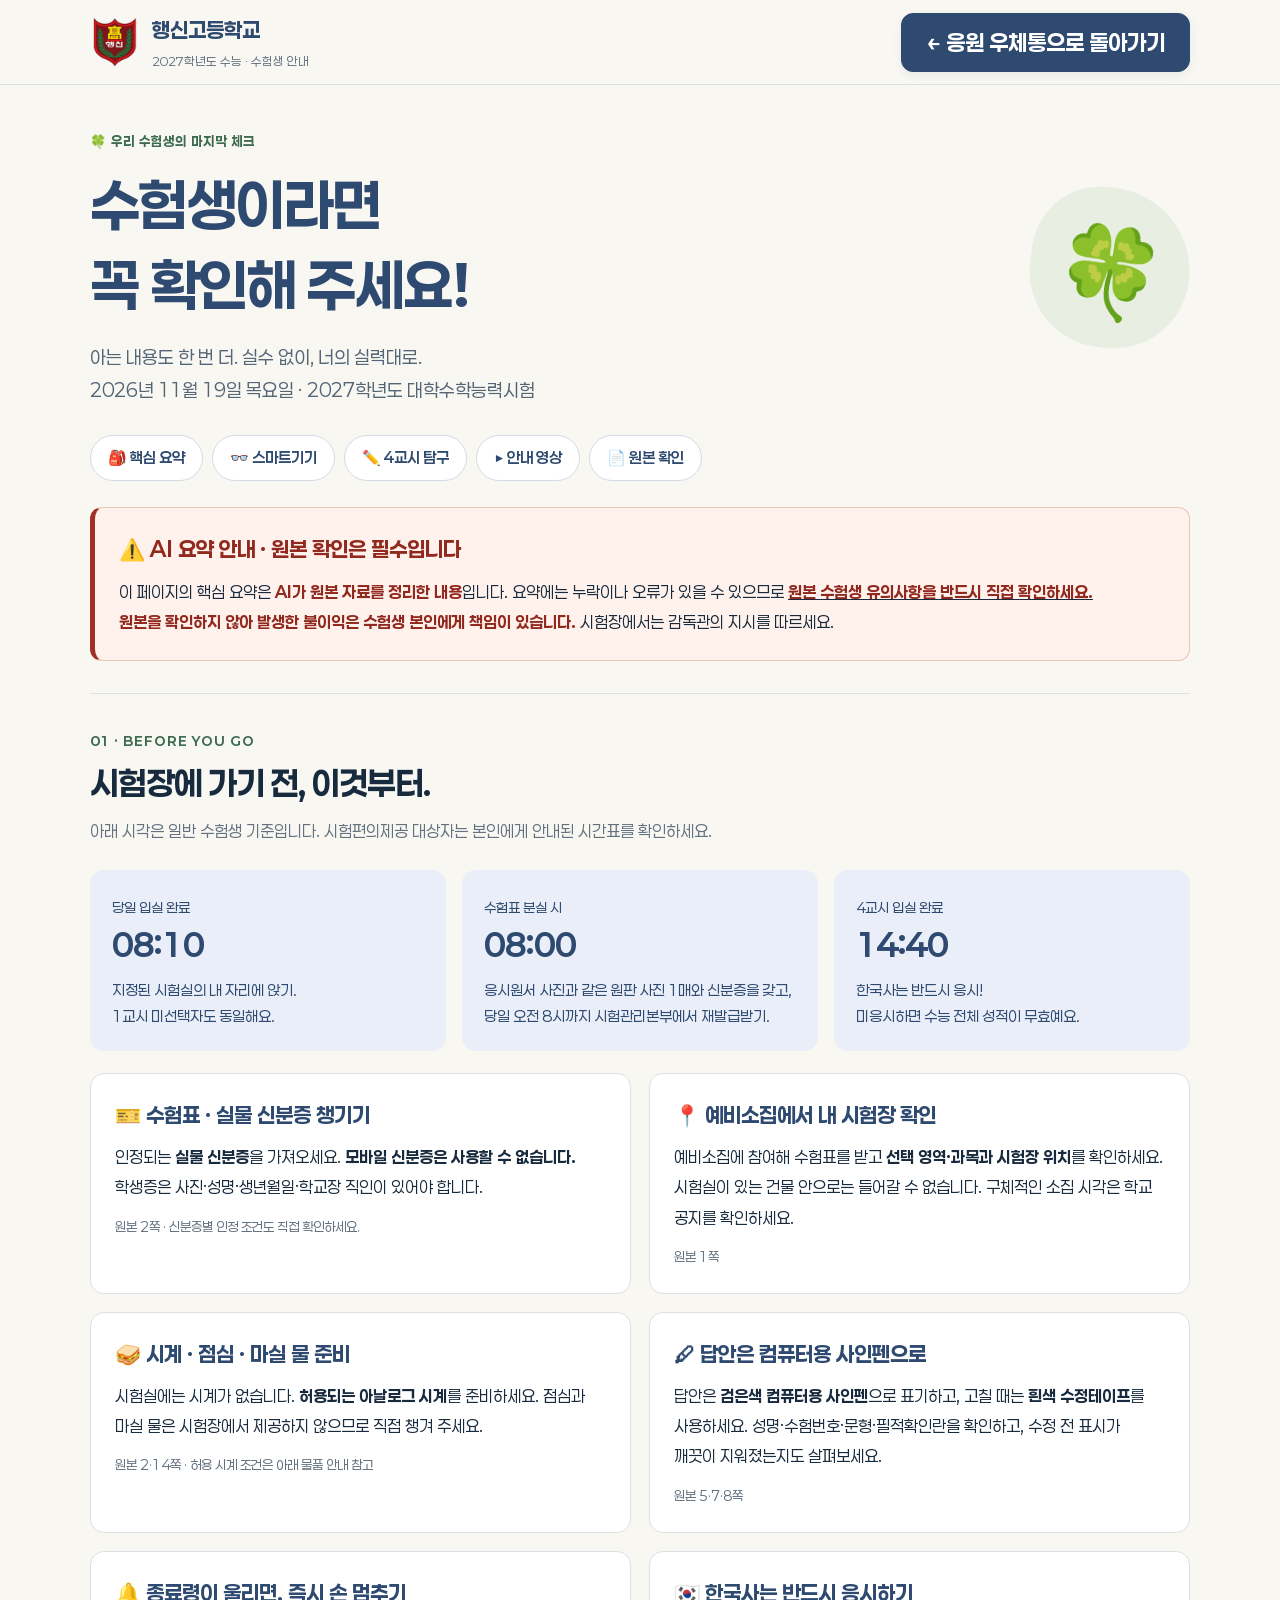
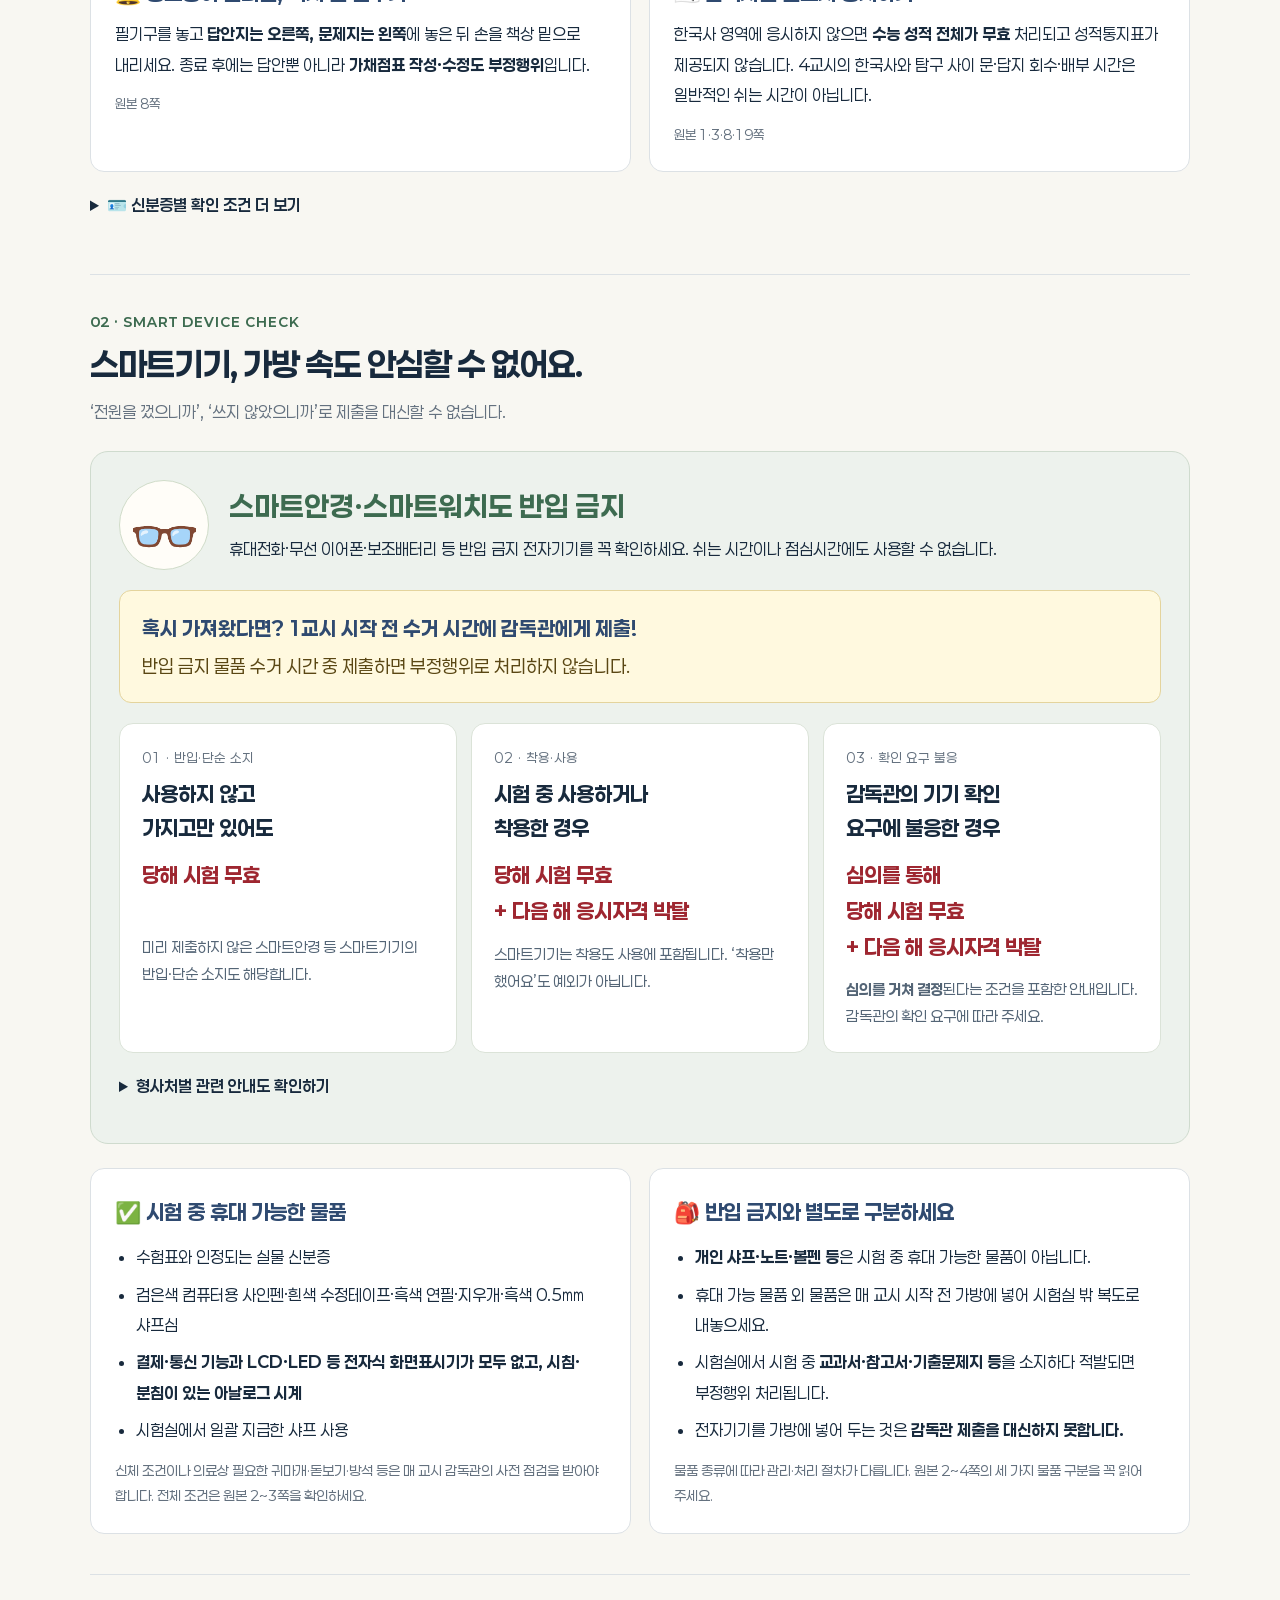
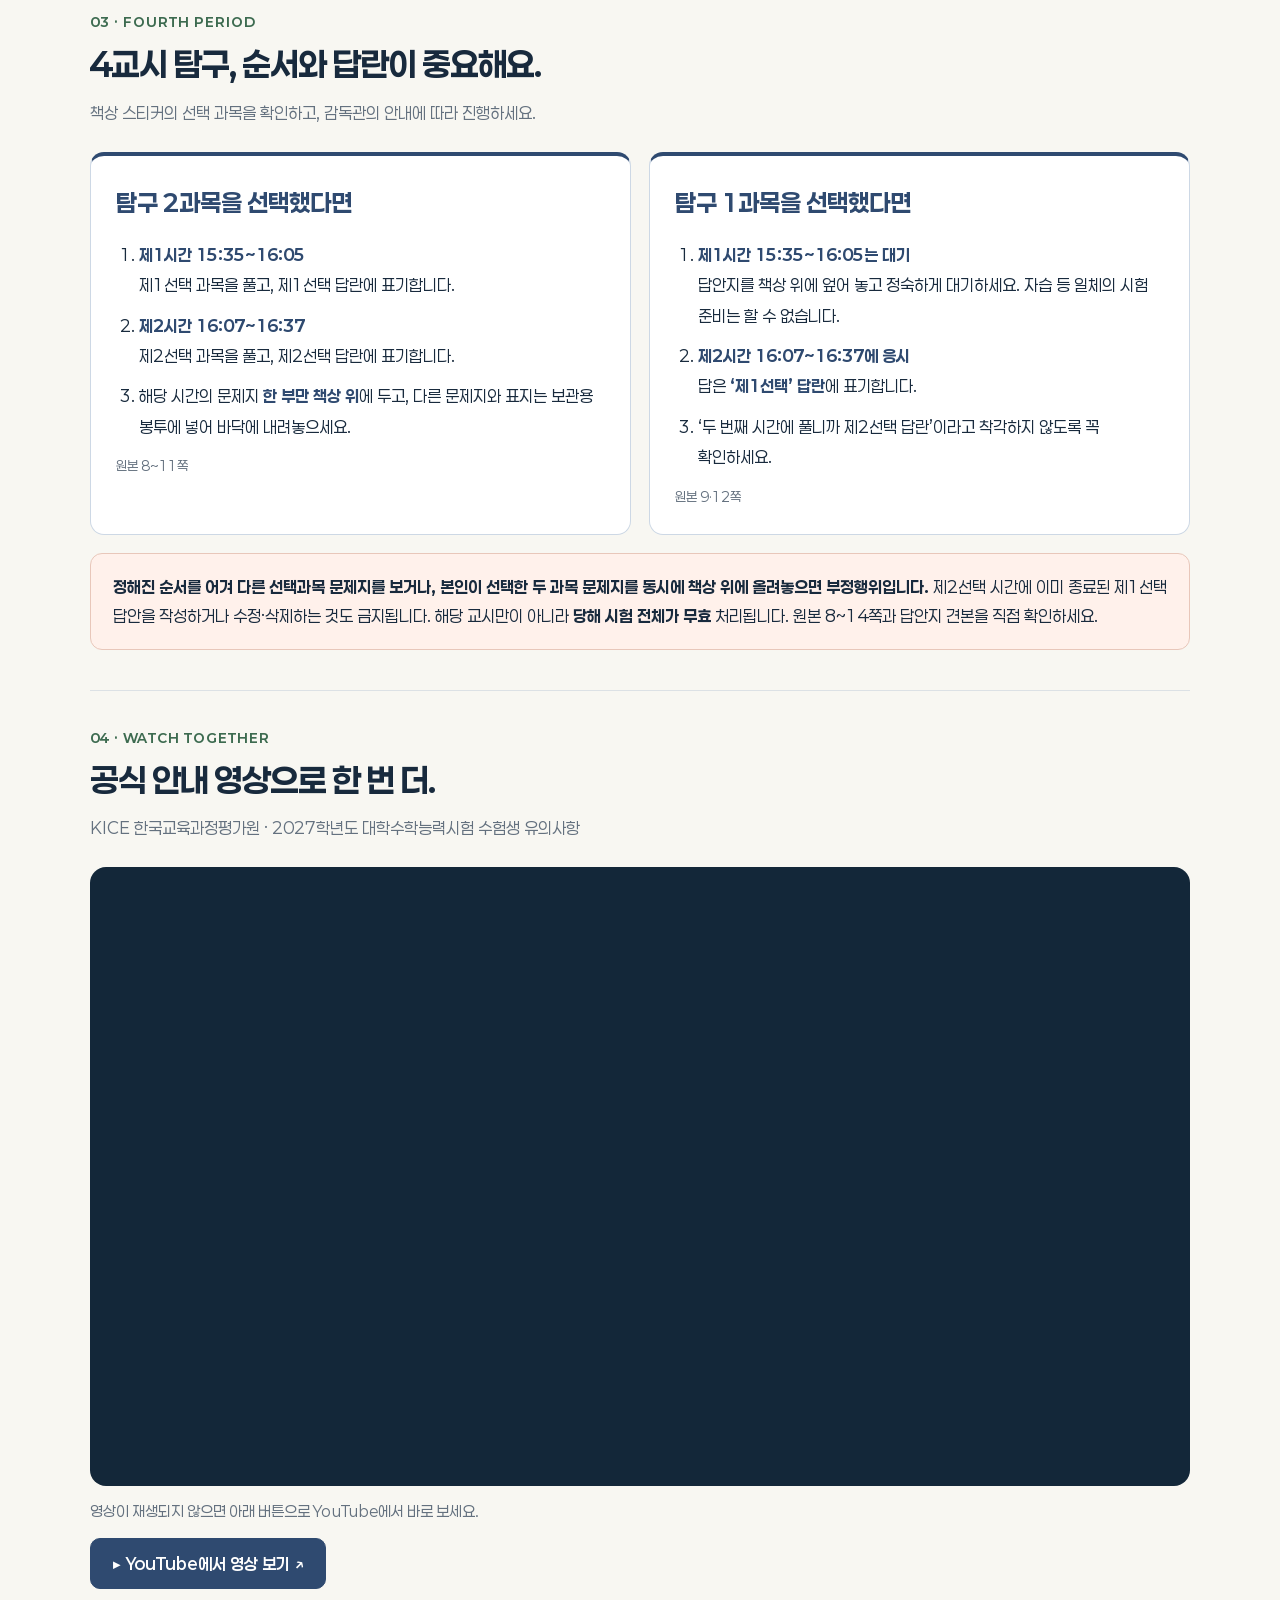
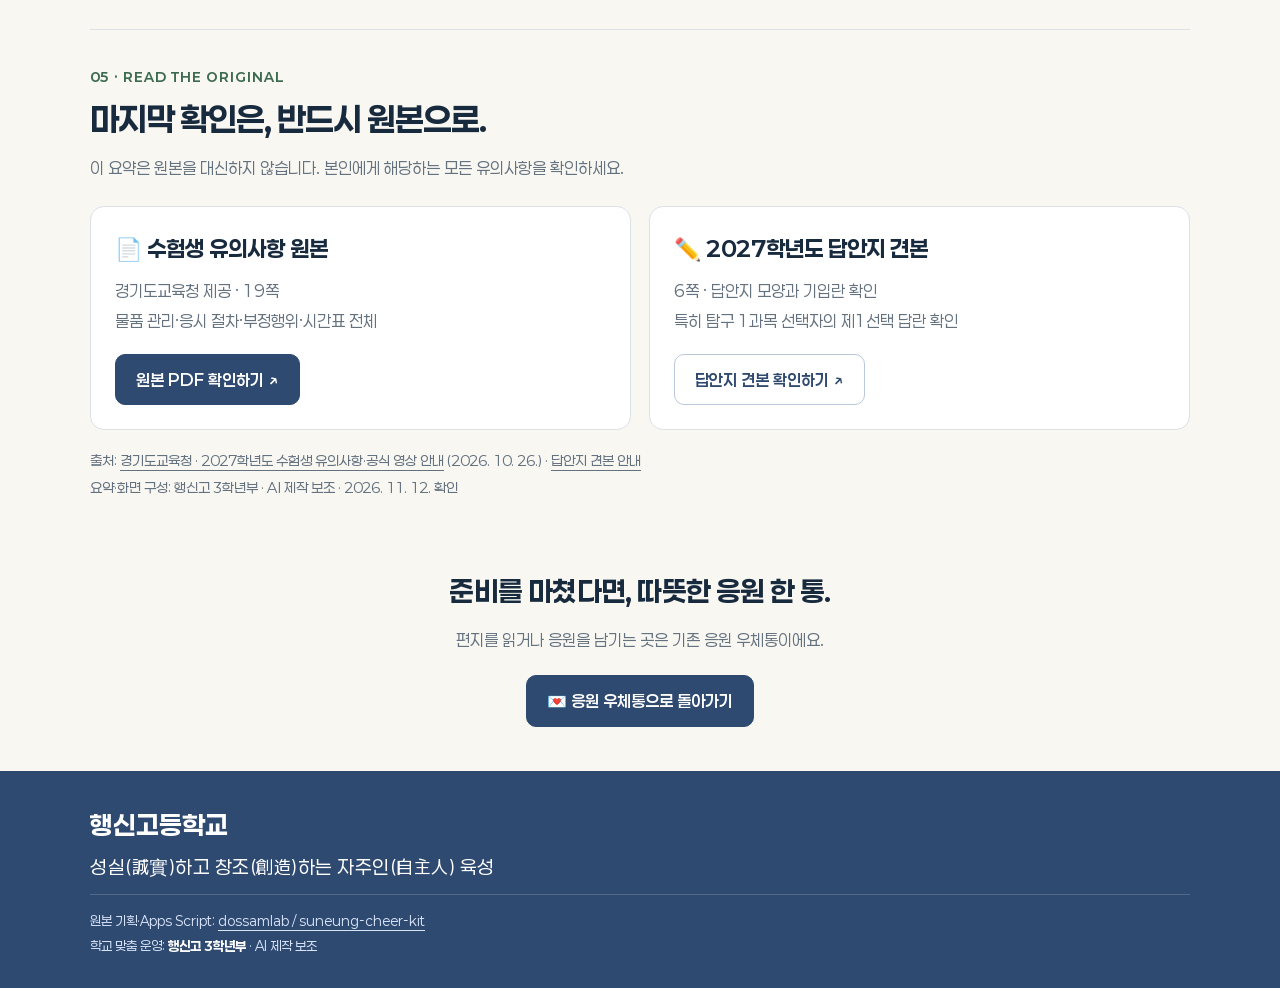
<file: exam-guide.html>
<!doctype html>
<html lang="ko">
<head>
<meta charset="utf-8"><meta name="viewport" content="width=device-width, initial-scale=1">
<meta name="theme-color" content="#2f4a70">
<title>수험생이라면 꼭 확인! · 행신고등학교</title>
<meta name="description" content="2027학년도 수능 핵심 유의사항, 스마트기기 제재 안내, 공식 안내 영상과 원본 자료를 한곳에서 확인하세요.">
<link rel="icon" href="./favicon.png" type="image/png">
<link rel="stylesheet" href="./assets/fonts.css"><link rel="stylesheet" href="./assets/exam-guide.css?v=20261112-public-ui">
</head>
<body data-page="guide">
<a class="skip" href="#essentials">핵심 유의사항으로 바로 가기</a>
<header><div class="wrap header-inner">
<a class="brand" href="./"><img data-school-logo src="./school-logo.png" width="50" height="50" alt="" hidden><span class="logo-fallback" aria-hidden="true">학교</span><span><strong data-school>행신고등학교</strong><small>2027학년도 수능 · 수험생 안내</small></span></a>
<a class="back" href="./">← 응원 우체통으로 돌아가기</a>
</div></header>
<main class="wrap">
<section class="hero" aria-labelledby="guide-title">
<div><p class="eyebrow">🍀 우리 수험생의 마지막 체크</p>
<h1 id="guide-title">수험생이라면<br>꼭 확인해 주세요!</h1>
<p>아는 내용도 한 번 더. 실수 없이, 너의 실력대로.<br>2026년 11월 19일 목요일 · 2027학년도 대학수학능력시험</p></div>
<div class="clover" aria-hidden="true">🍀</div>
</section>
<nav class="jump" aria-label="유의사항 바로가기">
<a href="#essentials">🎒 핵심 요약</a><a href="#devices">👓 스마트기기</a><a href="#inquiry">✏️ 4교시 탐구</a><a href="#video">▶ 안내 영상</a><a href="#originals">📄 원본 확인</a>
</nav>
<aside class="ai-note" role="note">
<h2>⚠️ AI 요약 안내 · 원본 확인은 필수입니다</h2>
<p>이 페이지의 핵심 요약은 <strong>AI가 원본 자료를 정리한 내용</strong>입니다. 요약에는 누락이나 오류가 있을 수 있으므로 <a href="#originals"><strong>원본 수험생 유의사항을 반드시 직접 확인하세요.</strong></a><br>
<strong>원본을 확인하지 않아 발생한 불이익은 수험생 본인에게 책임이 있습니다.</strong> 시험장에서는 감독관의 지시를 따르세요.</p>
</aside>
<section class="section" id="essentials" aria-labelledby="essentials-title">
<div class="section-head"><p class="eyebrow">01 · BEFORE YOU GO</p><h2 id="essentials-title">시험장에 가기 전, 이것부터.</h2><p>아래 시각은 일반 수험생 기준입니다. 시험편의제공 대상자는 본인에게 안내된 시간표를 확인하세요.</p></div>
<div class="time-strip">
<div class="time-card"><small>당일 입실 완료</small><strong>08:10</strong><p>지정된 시험실의 내 자리에 앉기.<br>1교시 미선택자도 동일해요.</p></div>
<div class="time-card"><small>수험표 분실 시</small><strong>08:00</strong><p>응시원서 사진과 같은 원판 사진 1매와 신분증을 갖고, 당일 오전 8시까지 시험관리본부에서 재발급받기.</p></div>
<div class="time-card"><small>4교시 입실 완료</small><strong>14:40</strong><p>한국사는 반드시 응시!<br>미응시하면 수능 전체 성적이 무효예요.</p></div>
</div>
<div class="summary-grid">
<article class="summary-card"><h3>🎫 수험표 · 실물 신분증 챙기기</h3><p>인정되는 <strong>실물 신분증</strong>을 가져오세요. <strong>모바일 신분증은 사용할 수 없습니다.</strong> 학생증은 사진·성명·생년월일·학교장 직인이 있어야 합니다.</p><small class="source">원본 2쪽 · 신분증별 인정 조건도 직접 확인하세요.</small></article>
<article class="summary-card"><h3>📍 예비소집에서 내 시험장 확인</h3><p>예비소집에 참여해 수험표를 받고 <strong>선택 영역·과목과 시험장 위치</strong>를 확인하세요. 시험실이 있는 건물 안으로는 들어갈 수 없습니다. 구체적인 소집 시각은 학교 공지를 확인하세요.</p><small class="source">원본 1쪽</small></article>
<article class="summary-card"><h3>🥪 시계 · 점심 · 마실 물 준비</h3><p>시험실에는 시계가 없습니다. <strong>허용되는 아날로그 시계</strong>를 준비하세요. 점심과 마실 물은 시험장에서 제공하지 않으므로 직접 챙겨 주세요.</p><small class="source">원본 2·14쪽 · 허용 시계 조건은 아래 물품 안내 참고</small></article>
<article class="summary-card"><h3>🖊 답안은 컴퓨터용 사인펜으로</h3><p>답안은 <strong>검은색 컴퓨터용 사인펜</strong>으로 표기하고, 고칠 때는 <strong>흰색 수정테이프</strong>를 사용하세요. 성명·수험번호·문형·필적확인란을 확인하고, 수정 전 표시가 깨끗이 지워졌는지도 살펴보세요.</p><small class="source">원본 5·7·8쪽</small></article>
<article class="summary-card"><h3>🔔 종료령이 울리면, 즉시 손 멈추기</h3><p>필기구를 놓고 <strong>답안지는 오른쪽, 문제지는 왼쪽</strong>에 놓은 뒤 손을 책상 밑으로 내리세요. 종료 후에는 답안뿐 아니라 <strong>가채점표 작성·수정도 부정행위</strong>입니다.</p><small class="source">원본 8쪽</small></article>
<article class="summary-card"><h3>🇰🇷 한국사는 반드시 응시하기</h3><p>한국사 영역에 응시하지 않으면 <strong>수능 성적 전체가 무효</strong> 처리되고 성적통지표가 제공되지 않습니다. 4교시의 한국사와 탐구 사이 문·답지 회수·배부 시간은 일반적인 쉬는 시간이 아닙니다.</p><small class="source">원본 1·3·8·19쪽</small></article>
</div>
<details class="device-detail"><summary>🪪 신분증별 확인 조건 더 보기</summary><p>주민등록증·운전면허증·유효기간 내 청소년증 또는 발급신청확인서·유효기간 내 주민등록증 발급신청확인서 등이 인정됩니다. 여권은 유효기간이 만료되지 않아야 하며, 주민등록번호가 표시되지 않은 여권은 여권정보증명서와 함께 제출해야 합니다. 학생증과 기타 인정 조건은 원본 2쪽을 확인하세요.</p></details>
</section>
<section class="section" id="devices" aria-labelledby="devices-title">
<div class="section-head"><p class="eyebrow">02 · SMART DEVICE CHECK</p><h2 id="devices-title">스마트기기, 가방 속도 안심할 수 없어요.</h2><p>‘전원을 껐으니까’, ‘쓰지 않았으니까’로 제출을 대신할 수 없습니다.</p></div>
<div class="device-box">
<div class="device-lead"><div class="device-icon" aria-hidden="true">👓</div><div><h3>스마트안경·스마트워치도 반입 금지</h3><p>휴대전화·무선 이어폰·보조배터리 등 반입 금지 전자기기를 꼭 확인하세요. 쉬는 시간이나 점심시간에도 사용할 수 없습니다.</p></div></div>
<div class="submit-note"><strong>혹시 가져왔다면? 1교시 시작 전 수거 시간에 감독관에게 제출!</strong>반입 금지 물품 수거 시간 중 제출하면 부정행위로 처리하지 않습니다.</div>
<div class="sanctions">
<article class="sanction"><p class="step">01 · 반입·단순 소지</p><h3>사용하지 않고<br>가지고만 있어도</h3><p class="penalty">당해 시험 무효</p><p>미리 제출하지 않은 스마트안경 등 스마트기기의 반입·단순 소지도 해당합니다.</p></article>
<article class="sanction"><p class="step">02 · 착용·사용</p><h3>시험 중 사용하거나<br>착용한 경우</h3><p class="penalty">당해 시험 무효<br>+ 다음 해 응시자격 박탈</p><p>스마트기기는 착용도 사용에 포함됩니다. ‘착용만 했어요’도 예외가 아닙니다.</p></article>
<article class="sanction"><p class="step">03 · 확인 요구 불응</p><h3>감독관의 기기 확인<br>요구에 불응한 경우</h3><p class="penalty">심의를 통해<br>당해 시험 무효<br>+ 다음 해 응시자격 박탈</p><p><strong>심의를 거쳐 결정</strong>된다는 조건을 포함한 안내입니다. 감독관의 확인 요구에 따라 주세요.</p></article>
</div>
<details class="device-detail"><summary>형사처벌 관련 안내도 확인하기</summary><p>스마트안경·스마트워치 등을 착용하거나 활용하여 부정행위를 한 경우 위계에 의한 공무집행방해 등으로 형사처벌을 받을 수 있으며, 고발·수사의뢰 등 엄정 대응이 예정돼 있습니다. 학교 제공 스마트기기 제재 안내문의 내용을 화면용으로 재구성했습니다.</p></details>
</div>
<div class="items">
<article class="item-panel"><h3>✅ 시험 중 휴대 가능한 물품</h3><ul><li>수험표와 인정되는 실물 신분증</li><li>검은색 컴퓨터용 사인펜·흰색 수정테이프·흑색 연필·지우개·흑색 0.5㎜ 샤프심</li><li><strong>결제·통신 기능과 LCD·LED 등 전자식 화면표시기가 모두 없고, 시침·분침이 있는 아날로그 시계</strong></li><li>시험실에서 일괄 지급한 샤프 사용</li></ul><p class="fine">신체 조건이나 의료상 필요한 귀마개·돋보기·방석 등은 매 교시 감독관의 사전 점검을 받아야 합니다. 전체 조건은 원본 2~3쪽을 확인하세요.</p></article>
<article class="item-panel"><h3>🎒 반입 금지와 별도로 구분하세요</h3><ul><li><strong>개인 샤프·노트·볼펜 등</strong>은 시험 중 휴대 가능한 물품이 아닙니다.</li><li>휴대 가능 물품 외 물품은 매 교시 시작 전 가방에 넣어 시험실 밖 복도로 내놓으세요.</li><li>시험실에서 시험 중 <strong>교과서·참고서·기출문제지 등</strong>을 소지하다 적발되면 부정행위 처리됩니다.</li><li>전자기기를 가방에 넣어 두는 것은 <strong>감독관 제출을 대신하지 못합니다.</strong></li></ul><p class="fine">물품 종류에 따라 관리·처리 절차가 다릅니다. 원본 2~4쪽의 세 가지 물품 구분을 꼭 읽어 주세요.</p></article>
</div>
</section>
<section class="section" id="inquiry" aria-labelledby="inquiry-title">
<div class="section-head"><p class="eyebrow">03 · FOURTH PERIOD</p><h2 id="inquiry-title">4교시 탐구, 순서와 답란이 중요해요.</h2><p>책상 스티커의 선택 과목을 확인하고, 감독관의 안내에 따라 진행하세요.</p></div>
<div class="order-grid">
<article class="order-card"><h3>탐구 2과목을 선택했다면</h3><ol><li><strong>제1시간 15:35~16:05</strong><br>제1선택 과목을 풀고, 제1선택 답란에 표기합니다.</li><li><strong>제2시간 16:07~16:37</strong><br>제2선택 과목을 풀고, 제2선택 답란에 표기합니다.</li><li>해당 시간의 문제지 <strong>한 부만 책상 위</strong>에 두고, 다른 문제지와 표지는 보관용 봉투에 넣어 바닥에 내려놓으세요.</li></ol><small class="source">원본 8~11쪽</small></article>
<article class="order-card"><h3>탐구 1과목을 선택했다면</h3><ol><li><strong>제1시간 15:35~16:05는 대기</strong><br>답안지를 책상 위에 엎어 놓고 정숙하게 대기하세요. 자습 등 일체의 시험 준비는 할 수 없습니다.</li><li><strong>제2시간 16:07~16:37에 응시</strong><br>답은 <strong>‘제1선택’ 답란</strong>에 표기합니다.</li><li>‘두 번째 시간에 풀니까 제2선택 답란’이라고 착각하지 않도록 꼭 확인하세요.</li></ol><small class="source">원본 9·12쪽</small></article>
</div>
<p class="emphasis"><strong>정해진 순서를 어겨 다른 선택과목 문제지를 보거나, 본인이 선택한 두 과목 문제지를 동시에 책상 위에 올려놓으면 부정행위입니다.</strong> 제2선택 시간에 이미 종료된 제1선택 답안을 작성하거나 수정·삭제하는 것도 금지됩니다. 해당 교시만이 아니라 <strong>당해 시험 전체가 무효</strong> 처리됩니다. 원본 8~14쪽과 답안지 견본을 직접 확인하세요.</p>
</section>
<section class="section" id="video" aria-labelledby="video-title">
<div class="section-head"><p class="eyebrow">04 · WATCH TOGETHER</p><h2 id="video-title">공식 안내 영상으로 한 번 더.</h2><p>KICE 한국교육과정평가원 · 2027학년도 대학수학능력시험 수험생 유의사항</p></div>
<div class="video-wrap"><iframe src="https://www.youtube-nocookie.com/embed/2pzVNJaFsfQ" title="한국교육과정평가원 2027학년도 수능 수험생 유의사항 안내 영상" loading="lazy" referrerpolicy="strict-origin-when-cross-origin" allow="encrypted-media; picture-in-picture; fullscreen" allowfullscreen></iframe></div>
<p class="video-note">영상이 재생되지 않으면 아래 버튼으로 YouTube에서 바로 보세요.</p><p style="margin-top:12px"><a class="btn" href="https://youtu.be/2pzVNJaFsfQ" target="_blank" rel="noopener noreferrer">▶ YouTube에서 영상 보기 ↗</a></p>
</section>
<section class="section" id="originals" aria-labelledby="originals-title">
<div class="section-head"><p class="eyebrow">05 · READ THE ORIGINAL</p><h2 id="originals-title">마지막 확인은, 반드시 원본으로.</h2><p>이 요약은 원본을 대신하지 않습니다. 본인에게 해당하는 모든 유의사항을 확인하세요.</p></div>
<div class="original-links">
<article class="original-card"><h3>📄 수험생 유의사항 원본</h3><p>경기도교육청 제공 · 19쪽<br>물품 관리·응시 절차·부정행위·시간표 전체</p><a class="btn" href="./materials/official-guide-2027.pdf" target="_blank" rel="noopener noreferrer">원본 PDF 확인하기 ↗</a></article>
<article class="original-card"><h3>✏️ 2027학년도 답안지 견본</h3><p>6쪽 · 답안지 모양과 기입란 확인<br>특히 탐구 1과목 선택자의 제1선택 답란 확인</p><a class="btn light" href="./materials/answer-sheet-2027.pdf" target="_blank" rel="noopener noreferrer">답안지 견본 확인하기 ↗</a></article>
</div>
<p class="source-link">출처: <a href="https://www.goe.go.kr/goe/na/ntt/selectNttInfo.do?bbsId=2675&amp;mi=10961&amp;nttSn=2379031" target="_blank" rel="noopener noreferrer">경기도교육청 · 2027학년도 수험생 유의사항·공식 영상 안내</a> (2026. 10. 26.) · <a href="https://www.goe.go.kr/goe/na/ntt/selectNttInfo.do?mi=10961&amp;nttSn=2379029" target="_blank" rel="noopener noreferrer">답안지 견본 안내</a><br>요약·화면 구성: 행신고 3학년부 · AI 제작 보조 · 2026. 11. 12. 확인</p>
</section>
<section class="return" aria-labelledby="return-title"><h2 id="return-title">준비를 마쳤다면, 따뜻한 응원 한 통.</h2><p>편지를 읽거나 응원을 남기는 곳은 기존 응원 우체통이에요.</p><a class="btn" href="./index.html#wall">💌 응원 우체통으로 돌아가기</a></section>
</main>
<footer><div class="wrap"><strong data-school>행신고등학교</strong><p class="motto" data-motto>성실(誠實)하고 창조(創造)하는 자주인(自主人) 육성</p><p class="credit">원본 기획·Apps Script: <a href="https://github.com/dossamlab/suneung-cheer-kit" target="_blank" rel="noopener noreferrer">dossamlab / suneung-cheer-kit</a><br>학교 맞춤 운영: <strong data-school-credit>행신고 3학년부</strong> · AI 제작 보조</p></div></footer>
<nav class="bottom-back" aria-label="응원 페이지로 돌아가기"><a class="btn" href="./index.html#wall">💌 기존 응원 우체통으로 돌아가기</a></nav>
<script src="./config.js"></script><script src="./assets/school-ui.js"></script></body></html>
</file>
<file: assets/fonts.css>
/*
 * KoPubWorld is used only when already installed on the visitor's device.
 * No KoPubWorld font files are redistributed or fetched by this stylesheet.
 *
 * Paperlogy source: https://github.com/Freesentation/paperlogy
 * Pinned upstream commit: 8ef35f53b318c7ca914c52b1b382b9a8bad07a61
 * Copyright 2024 The PAPERLOGY Authors (https://freesentation.blog/paperlogy)
 * SIL Open Font License 1.1: fonts/OFL-Paperlogy.txt
 */
@font-face {
  font-family: "KoPubWorld Local";
  src: local("KoPubWorldDotum Medium"), local("KoPubWorldDotum-Medium"),
       local("KoPubWorldDotum_Pro Medium"), local("KoPubWorldDotum_Pro-Medium"),
       local("KoPubWorld돋움체 Medium"), local("KoPubWorld돋움체_Pro Medium");
  font-style: normal;
  font-weight: 400 500;
  font-display: swap;
}

@font-face {
  font-family: "KoPubWorld Local";
  src: local("KoPubWorldDotum Bold"), local("KoPubWorldDotum-Bold"),
       local("KoPubWorldDotum_Pro Bold"), local("KoPubWorldDotum_Pro-Bold"),
       local("KoPubWorld돋움체 Bold"), local("KoPubWorld돋움체_Pro Bold");
  font-style: normal;
  font-weight: 600 900;
  font-display: swap;
}

@font-face {
  font-family: "Paperlogy";
  src: url("fonts/Paperlogy-4Regular.woff2") format("woff2");
  font-style: normal;
  font-weight: 400;
  font-display: swap;
}

@font-face {
  font-family: "Paperlogy";
  src: url("fonts/Paperlogy-6SemiBold.woff2") format("woff2");
  font-style: normal;
  font-weight: 600;
  font-display: swap;
}

@font-face {
  font-family: "Paperlogy";
  src: url("fonts/Paperlogy-7Bold.woff2") format("woff2");
  font-style: normal;
  font-weight: 700 900;
  font-display: swap;
}

:root {
  --font-body: "KoPubWorld Local", "Paperlogy", -apple-system,
    BlinkMacSystemFont, "Apple SD Gothic Neo", "Malgun Gothic", sans-serif;
  --font-display: "Paperlogy", "KoPubWorld Local", -apple-system,
    BlinkMacSystemFont, "Apple SD Gothic Neo", "Malgun Gothic", sans-serif;
}
</file>
<file: assets/site.css>
/* 행신고 3학년부 · AI 제작 보조 */
:root { --warm: #f0eee5; --soft-green: #e8efe6; }
body { font-family: "KoPubWorld Local", "Paperlogy", "Apple SD Gothic Neo", "Malgun Gothic", sans-serif; }
button, input { font-family: inherit; }
html { scroll-padding-top: 24px; }
.wrap { width: min(1140px, calc(100% - 48px)); }
.brand img { flex-shrink: 0; }
.brand small { font-size: 11px; }
.brand strong { font-size: 21px; }
.btn { font-size: 16px; min-height: 48px; }
.btn.small { font-size: 15px; min-height: 44px; }
nav { font-size: 15px; }
header nav > a:not(.btn) { display: inline-flex; align-items: center; min-height: 44px; }
.hero { grid-template-columns: 1.12fr 1fr; gap: 35px; padding: 52px 0 42px; }
.hero h1 { font-size: clamp(42px, 4.2vw, 59px); line-height: 1.4; letter-spacing: -1.9px; margin: 20px 0; }
.intro { color: #546576; font-size: 18px; line-height: 1.85; }
.eyebrow { font-size: 13px; letter-spacing: 1px; }
.school-message p { font-size: 16px; }
.school-message small, .micro { font-size: 13px; }
.hero-visual { position: relative; isolation: isolate; margin: 0; padding: 10px 10px 0; text-align: center; min-width: 0; }
.hero-visual img { display: block; position: relative; width: 100%; height: auto; max-height: 420px; object-fit: contain; }
.visual-halo { position: absolute; z-index: -1; inset: 30px 0 20px; border-radius: 48% 52% 43% 57%; background: #e9eee2; transform: rotate(-7deg); }
.hero-visual figcaption { display: inline-flex; align-items: center; gap: 8px; margin-top: 6px; border: 1px solid #d7e1d0; border-radius: 30px; background: #fffdf6; padding: 9px 18px; color: var(--green); font-weight: 600; font-size: 15px; }
.ribbon { margin-bottom: 48px; }
.ribbon strong { font-size: 16px; }
.ribbon small { font-size: 13px; }
.wall { background: #edf2f4; }
.section-head p:not(.eyebrow) { font-size: 16px; }
.count small { font-size: 13px; }
.tabs { gap: 24px; }
.tab { min-height: 54px; font-size: 18px; }
.tab small { font-size: 13px; }
.filter { font-size: 15px; padding: 9px 15px; min-height: 44px; }
.search { min-height: 48px; width: 270px; }
.search input { font-size: 18px; line-height: 1.5; }
.status, .footnote { font-size: 14px; }
.tools { gap: 16px; }
.text-btn, .card-bottom button { font-size: 15px; min-height: 44px; padding: 8px 0; }
.card { border-radius: 16px; padding: 24px; background: #fffdf8; box-shadow: 0 4px 14px #2f4a7005; }
.card-text { font-size: 18px; line-height: 1.9; }
.card-from { font-size: 14px; }
.badge { font-size: 13px; }
.number { font-size: 12px; color: #69788a; }
.empty p { font-size: 16px; }
.check-title h3 { font-size: 22px; }
.check-row strong { font-size: 18px; }
.check-row small, .check-note { font-size: 14px; }
.check-row { min-height: 68px; }
.care p:not(.eyebrow) { font-size: 18px; }
.care small { font-size: 15px; }
.faq summary { font-size: 18px; min-height: 32px; }
.faq details p { font-size: 16px; }
.share-kit { display: grid; grid-template-columns: 1fr auto; align-items: center; gap: 40px; border-top: 1px solid var(--line); padding-top: 42px; padding-bottom: 48px; }
.share-kit h2 { font-size: 31px; line-height: 1.5; letter-spacing: -1px; margin: 8px 0 12px; }
.share-kit p:not(.eyebrow) { color: var(--muted); font-size: 16px; line-height: 1.85; }
.share-kit .actions { align-items: center; margin-top: 20px; gap: 10px; }
.qr-svg { display: inline-flex; min-height: 44px; align-items: center; font-size: 14px; color: var(--blue); text-underline-offset: 4px; padding: 0 8px; }
.qr-card { margin: 0; text-align: center; background: white; padding: 14px 18px; border: 1px solid var(--line); border-radius: 14px; }
.qr-card img { display: block; width: 172px; height: 172px; margin: auto; }
.qr-card figcaption { font-size: 13px; color: var(--blue); margin-top: 4px; }
footer { padding: 40px 0; }
.footer-top strong { font-size: 33px; line-height: 1.5; letter-spacing: -.6px; }
.school-motto { font-size: 23px; color: #fff; letter-spacing: 3px; margin: 5px 0 8px; }
.footer-top small { font-size: 15px; }
footer .btn { font-size: 15px; }
.credits { font-size: 14px; line-height: 2; }
.credits strong { color: white; font-weight: 700; }
.mobile-nav { display: none; }
.toast { bottom: 24px; }
@media (max-width: 1000px) {
  .toolbar { flex-wrap: wrap; }
  .search { width: 100%; }
}
@media (max-width: 850px) {
  header nav > a:not(.btn) { display: none; }
  .hero { gap: 20px; }
  .hero h1 { font-size: 44px; }
  .hero-visual img { max-height: 350px; }
  .hero-visual figcaption { font-size: 13px; padding: 8px 12px; }
  .share-kit { gap: 22px; }
  .share-kit h2 { font-size: 28px; }
}
@media (max-width: 600px) {
  body { padding-bottom: calc(74px + env(safe-area-inset-bottom, 0px)); }
  .wrap { width: calc(100% - 36px); }
  .header-inner { min-height: 76px; gap: 10px; }
  .brand { gap: 9px; min-width: 0; }
  .brand img, .logo-fallback { width: 45px; height: 45px; }
  .brand strong { font-size: 19px; letter-spacing: -.5px; }
  .brand small { font-size: 9px; letter-spacing: .7px; }
  nav .btn { font-size: 14px; padding: 9px 12px; min-height: 44px; white-space: nowrap; }
  .hero { grid-template-columns: minmax(0,1fr); padding: 28px 0 24px; gap: 18px; min-height: auto; }
  .eyebrow { font-size: 12px; letter-spacing: .6px; }
  .hero h1 { font-size: clamp(32px, 8.5vw, 44px); letter-spacing: -1.2px; margin: 14px 0; }
  .intro { font-size: 16px; line-height: 1.8; }
  .school-message { margin-top: 17px; padding-left: 12px; }
  .school-message p { font-size: 15px; }
  .school-message small { font-size: 13px; }
  .actions { margin-top: 20px; gap: 9px; }
  .actions .btn { font-size: 15px; padding: 12px 14px; }
  .micro { font-size: 12px; line-height: 1.7; margin-top: 10px; }
  .hero-visual { padding: 0; width: 260px; max-width: 100%; justify-self: center; }
  .hero-visual img { max-height: 225px; }
  .visual-halo { inset: 14px 8px 22px; }
  .hero-visual figcaption { font-size: 13px; margin-top: 5px; padding: 6px 12px; }
  .ribbon { gap: 12px; padding: 16px; margin-bottom: 28px; border-radius: 14px; }
  .dday { font-size: 24px; padding: 8px 12px; }
  .ribbon strong { font-size: 14px; }
  .ribbon small { font-size: 12px; line-height: 1.65; margin-top: 2px; }
  .wall { padding: 34px 0; }
  .section-head { align-items: center; gap: 10px; }
  .section-head h2 { font-size: 31px; }
  .section-head p:not(.eyebrow) { font-size: 15px; }
  .count { white-space: normal; min-width: 56px; flex-shrink: 0; }
  .count small { font-size: 12px; }
  .count strong { font-size: 33px; }
  .tabs { gap: 12px; }
  .tab { flex: 1; min-width: 0; font-size: 15px; padding: 12px 0; }
  .tab small { display: block; margin-left: 0; font-size: 12px; line-height: 1.6; }
  .toolbar { margin-top: 18px; gap: 12px; }
  .filters { gap: 7px; }
  .filter { font-size: 14px; padding: 9px 13px; }
  .subbar { gap: 5px; }
  .status { font-size: 13px; }
  .tools { gap: 22px; }
  .card { min-height: 220px; padding: 22px; }
  .card-text { font-size: 18px; }
  .footnote { text-align: left; font-size: 13px; line-height: 1.8; }
  .check-panel, .care { padding: 22px; border-radius: 15px; }
  .check-title h3 { font-size: 21px; }
  .check-row small, .check-note { font-size: 14px; line-height: 1.7; }
  .care h3 { font-size: 32px; }
  .faq h2 { font-size: 25px; }
  .faq summary { line-height: 1.65; }
  .share-kit { grid-template-columns: minmax(0,1fr); padding-top: 30px; padding-bottom: 34px; gap: 22px; }
  .share-kit h2 { font-size: 29px; }
  .share-kit p:not(.eyebrow) { font-size: 15px; }
  .qr-card { justify-self: center; padding: 12px 20px; }
  .qr-card img { width: 160px; height: 160px; }
  .footer-top { flex-direction: column; gap: 20px; align-items: flex-start; }
  .footer-top strong { font-size: 31px; }
  .school-motto { font-size: 22px; letter-spacing: 3px; }
  .footer-top small { font-size: 14px; }
  .credits { font-size: 13px; line-height: 2; }
  .mobile-nav { position: fixed; display: grid; grid-template-columns: repeat(3,minmax(0,1fr)); gap: 8px; z-index: 15; bottom: 0; left: 0; right: 0; background: #fffdf8f5; border-top: 1px solid #ccd6df; padding: 9px 12px calc(9px + env(safe-area-inset-bottom,0px)); box-shadow: 0 -3px 15px #2f4a7009; }
  .mobile-nav a { min-width: 0; min-height: 46px; display: flex; align-items: center; justify-content: center; gap: 5px; font-size: 14px; font-weight: 600; text-decoration: none; color: var(--blue); border-radius: 10px; }
  .mobile-nav .mobile-write { background: var(--blue); color: white; }
  .toast { bottom: calc(85px + env(safe-area-inset-bottom,0px)); }
}
@media (max-width: 359px) {
  .wrap { width: calc(100% - 28px); }
  .brand strong { font-size: 16px; }
  .brand img, .logo-fallback { width: 39px; height: 39px; }
  .brand small { font-size: 8px; }
  nav .btn { padding-inline: 10px; font-size: 13px; }
  .hero h1 { font-size: 32px; }
  .actions .btn { padding: 12px 11px; font-size: 14px; }
  .mobile-nav { gap: 4px; padding-inline: 8px; }
  .mobile-nav a { font-size: 13px; gap: 3px; }
}

.resources{padding:0 0 48px}.resources h2{font-size:31px;margin:8px 0 12px}.resources>p:not(.eyebrow){color:var(--muted)}.resource-grid{display:grid;grid-template-columns:repeat(2,minmax(0,1fr));gap:20px;margin-top:24px}.resource-card{padding:24px;border:1px solid var(--line);border-radius:14px;background:white}.resource-card h3{font-size:21px;margin-bottom:16px}.resource-card video{display:block;width:100%;aspect-ratio:16/9;background:#182a3d;margin-bottom:16px;border-radius:8px}@media(max-width:600px){.resource-grid{grid-template-columns:1fr}}

.student-notice{display:flex;align-items:center;gap:12px;margin-top:18px;padding:15px 17px;border:1px solid #dbc98c;border-radius:16px;background:#fff3c9;color:#2f4a70;text-decoration:none;box-shadow:0 4px 0 #e9dba8;line-height:1.6}.student-notice:hover{background:#ffedb0;transform:translateY(-1px)}.notice-icon{font-size:34px;flex-shrink:0}.student-notice small{display:block;font-size:12px;color:#65582d;font-weight:600}.student-notice strong{display:block;font-size:18px;letter-spacing:-.4px}.notice-arrow{margin-left:auto;font-size:28px;flex-shrink:0}.cheer-invite{margin-top:22px;font-size:16px;color:#2f4a70;font-weight:700}.hero .actions{margin-top:10px}@media(max-width:600px){.student-notice{padding:12px 13px;gap:10px;margin-top:15px}.student-notice strong{font-size:16px}.student-notice small{font-size:12px}.notice-icon{font-size:30px}.notice-arrow{font-size:23px}.cheer-invite{font-size:15px;margin-top:18px}}

/* 행신고: 긴 교훈 줄바꿈 대응 */
.school-motto{letter-spacing:.5px;font-size:20px;line-height:1.6;word-break:keep-all}

/* 행신고: 하단 영역 톤 다운 블루 */
footer{background:#2f4a70}
</file>
<file: 01_웹사이트_GitHub업로드용/assets/fonts.css>
/*
 * KoPubWorld is used only when already installed on the visitor's device.
 * No KoPubWorld font files are redistributed or fetched by this stylesheet.
 *
 * Paperlogy source: https://github.com/Freesentation/paperlogy
 * Pinned upstream commit: 8ef35f53b318c7ca914c52b1b382b9a8bad07a61
 * Copyright 2024 The PAPERLOGY Authors (https://freesentation.blog/paperlogy)
 * SIL Open Font License 1.1: fonts/OFL-Paperlogy.txt
 */
@font-face {
  font-family: "KoPubWorld Local";
  src: local("KoPubWorldDotum Medium"), local("KoPubWorldDotum-Medium"),
       local("KoPubWorldDotum_Pro Medium"), local("KoPubWorldDotum_Pro-Medium"),
       local("KoPubWorld돋움체 Medium"), local("KoPubWorld돋움체_Pro Medium");
  font-style: normal;
  font-weight: 400 500;
  font-display: swap;
}

@font-face {
  font-family: "KoPubWorld Local";
  src: local("KoPubWorldDotum Bold"), local("KoPubWorldDotum-Bold"),
       local("KoPubWorldDotum_Pro Bold"), local("KoPubWorldDotum_Pro-Bold"),
       local("KoPubWorld돋움체 Bold"), local("KoPubWorld돋움체_Pro Bold");
  font-style: normal;
  font-weight: 600 900;
  font-display: swap;
}

@font-face {
  font-family: "Paperlogy";
  src: url("fonts/Paperlogy-4Regular.woff2") format("woff2");
  font-style: normal;
  font-weight: 400;
  font-display: swap;
}

@font-face {
  font-family: "Paperlogy";
  src: url("fonts/Paperlogy-6SemiBold.woff2") format("woff2");
  font-style: normal;
  font-weight: 600;
  font-display: swap;
}

@font-face {
  font-family: "Paperlogy";
  src: url("fonts/Paperlogy-7Bold.woff2") format("woff2");
  font-style: normal;
  font-weight: 700 900;
  font-display: swap;
}

:root {
  --font-body: "KoPubWorld Local", "Paperlogy", -apple-system,
    BlinkMacSystemFont, "Apple SD Gothic Neo", "Malgun Gothic", sans-serif;
  --font-display: "Paperlogy", "KoPubWorld Local", -apple-system,
    BlinkMacSystemFont, "Apple SD Gothic Neo", "Malgun Gothic", sans-serif;
}
</file>
<file: 01_웹사이트_GitHub업로드용/assets/site.css>
/* 행신고 3학년부 · AI 제작 보조 */
:root { --warm: #f0eee5; --soft-green: #e8efe6; }
body { font-family: "KoPubWorld Local", "Paperlogy", "Apple SD Gothic Neo", "Malgun Gothic", sans-serif; }
button, input { font-family: inherit; }
html { scroll-padding-top: 24px; }
.wrap { width: min(1140px, calc(100% - 48px)); }
.brand img { flex-shrink: 0; }
.brand small { font-size: 11px; }
.brand strong { font-size: 21px; }
.btn { font-size: 16px; min-height: 48px; }
.btn.small { font-size: 15px; min-height: 44px; }
nav { font-size: 15px; }
header nav > a:not(.btn) { display: inline-flex; align-items: center; min-height: 44px; }
.hero { grid-template-columns: 1.12fr 1fr; gap: 35px; padding: 52px 0 42px; }
.hero h1 { font-size: clamp(42px, 4.2vw, 59px); line-height: 1.4; letter-spacing: -1.9px; margin: 20px 0; }
.intro { color: #546576; font-size: 18px; line-height: 1.85; }
.eyebrow { font-size: 13px; letter-spacing: 1px; }
.school-message p { font-size: 16px; }
.school-message small, .micro { font-size: 13px; }
.hero-visual { position: relative; isolation: isolate; margin: 0; padding: 10px 10px 0; text-align: center; min-width: 0; }
.hero-visual img { display: block; position: relative; width: 100%; height: auto; max-height: 420px; object-fit: contain; }
.visual-halo { position: absolute; z-index: -1; inset: 30px 0 20px; border-radius: 48% 52% 43% 57%; background: #e9eee2; transform: rotate(-7deg); }
.hero-visual figcaption { display: inline-flex; align-items: center; gap: 8px; margin-top: 6px; border: 1px solid #d7e1d0; border-radius: 30px; background: #fffdf6; padding: 9px 18px; color: var(--green); font-weight: 600; font-size: 15px; }
.ribbon { margin-bottom: 48px; }
.ribbon strong { font-size: 16px; }
.ribbon small { font-size: 13px; }
.wall { background: #edf2f4; }
.section-head p:not(.eyebrow) { font-size: 16px; }
.count small { font-size: 13px; }
.tabs { gap: 24px; }
.tab { min-height: 54px; font-size: 18px; }
.tab small { font-size: 13px; }
.filter { font-size: 15px; padding: 9px 15px; min-height: 44px; }
.search { min-height: 48px; width: 270px; }
.search input { font-size: 18px; line-height: 1.5; }
.status, .footnote { font-size: 14px; }
.tools { gap: 16px; }
.text-btn, .card-bottom button { font-size: 15px; min-height: 44px; padding: 8px 0; }
.card { border-radius: 16px; padding: 24px; background: #fffdf8; box-shadow: 0 4px 14px #2f4a7005; }
.card-text { font-size: 18px; line-height: 1.9; }
.card-from { font-size: 14px; }
.badge { font-size: 13px; }
.number { font-size: 12px; color: #69788a; }
.empty p { font-size: 16px; }
.check-title h3 { font-size: 22px; }
.check-row strong { font-size: 18px; }
.check-row small, .check-note { font-size: 14px; }
.check-row { min-height: 68px; }
.care p:not(.eyebrow) { font-size: 18px; }
.care small { font-size: 15px; }
.faq summary { font-size: 18px; min-height: 32px; }
.faq details p { font-size: 16px; }
.share-kit { display: grid; grid-template-columns: 1fr auto; align-items: center; gap: 40px; border-top: 1px solid var(--line); padding-top: 42px; padding-bottom: 48px; }
.share-kit h2 { font-size: 31px; line-height: 1.5; letter-spacing: -1px; margin: 8px 0 12px; }
.share-kit p:not(.eyebrow) { color: var(--muted); font-size: 16px; line-height: 1.85; }
.share-kit .actions { align-items: center; margin-top: 20px; gap: 10px; }
.qr-svg { display: inline-flex; min-height: 44px; align-items: center; font-size: 14px; color: var(--blue); text-underline-offset: 4px; padding: 0 8px; }
.qr-card { margin: 0; text-align: center; background: white; padding: 14px 18px; border: 1px solid var(--line); border-radius: 14px; }
.qr-card img { display: block; width: 172px; height: 172px; margin: auto; }
.qr-card figcaption { font-size: 13px; color: var(--blue); margin-top: 4px; }
footer { padding: 40px 0; }
.footer-top strong { font-size: 33px; line-height: 1.5; letter-spacing: -.6px; }
.school-motto { font-size: 23px; color: #fff; letter-spacing: 3px; margin: 5px 0 8px; }
.footer-top small { font-size: 15px; }
footer .btn { font-size: 15px; }
.credits { font-size: 14px; line-height: 2; }
.credits strong { color: white; font-weight: 700; }
.mobile-nav { display: none; }
.toast { bottom: 24px; }
@media (max-width: 1000px) {
  .toolbar { flex-wrap: wrap; }
  .search { width: 100%; }
}
@media (max-width: 850px) {
  header nav > a:not(.btn) { display: none; }
  .hero { gap: 20px; }
  .hero h1 { font-size: 44px; }
  .hero-visual img { max-height: 350px; }
  .hero-visual figcaption { font-size: 13px; padding: 8px 12px; }
  .share-kit { gap: 22px; }
  .share-kit h2 { font-size: 28px; }
}
@media (max-width: 600px) {
  body { padding-bottom: calc(74px + env(safe-area-inset-bottom, 0px)); }
  .wrap { width: calc(100% - 36px); }
  .header-inner { min-height: 76px; gap: 10px; }
  .brand { gap: 9px; min-width: 0; }
  .brand img, .logo-fallback { width: 45px; height: 45px; }
  .brand strong { font-size: 19px; letter-spacing: -.5px; }
  .brand small { font-size: 9px; letter-spacing: .7px; }
  nav .btn { font-size: 14px; padding: 9px 12px; min-height: 44px; white-space: nowrap; }
  .hero { grid-template-columns: minmax(0,1fr); padding: 28px 0 24px; gap: 18px; min-height: auto; }
  .eyebrow { font-size: 12px; letter-spacing: .6px; }
  .hero h1 { font-size: clamp(32px, 8.5vw, 44px); letter-spacing: -1.2px; margin: 14px 0; }
  .intro { font-size: 16px; line-height: 1.8; }
  .school-message { margin-top: 17px; padding-left: 12px; }
  .school-message p { font-size: 15px; }
  .school-message small { font-size: 13px; }
  .actions { margin-top: 20px; gap: 9px; }
  .actions .btn { font-size: 15px; padding: 12px 14px; }
  .micro { font-size: 12px; line-height: 1.7; margin-top: 10px; }
  .hero-visual { padding: 0; width: 260px; max-width: 100%; justify-self: center; }
  .hero-visual img { max-height: 225px; }
  .visual-halo { inset: 14px 8px 22px; }
  .hero-visual figcaption { font-size: 13px; margin-top: 5px; padding: 6px 12px; }
  .ribbon { gap: 12px; padding: 16px; margin-bottom: 28px; border-radius: 14px; }
  .dday { font-size: 24px; padding: 8px 12px; }
  .ribbon strong { font-size: 14px; }
  .ribbon small { font-size: 12px; line-height: 1.65; margin-top: 2px; }
  .wall { padding: 34px 0; }
  .section-head { align-items: center; gap: 10px; }
  .section-head h2 { font-size: 31px; }
  .section-head p:not(.eyebrow) { font-size: 15px; }
  .count { white-space: normal; min-width: 56px; flex-shrink: 0; }
  .count small { font-size: 12px; }
  .count strong { font-size: 33px; }
  .tabs { gap: 12px; }
  .tab { flex: 1; min-width: 0; font-size: 15px; padding: 12px 0; }
  .tab small { display: block; margin-left: 0; font-size: 12px; line-height: 1.6; }
  .toolbar { margin-top: 18px; gap: 12px; }
  .filters { gap: 7px; }
  .filter { font-size: 14px; padding: 9px 13px; }
  .subbar { gap: 5px; }
  .status { font-size: 13px; }
  .tools { gap: 22px; }
  .card { min-height: 220px; padding: 22px; }
  .card-text { font-size: 18px; }
  .footnote { text-align: left; font-size: 13px; line-height: 1.8; }
  .check-panel, .care { padding: 22px; border-radius: 15px; }
  .check-title h3 { font-size: 21px; }
  .check-row small, .check-note { font-size: 14px; line-height: 1.7; }
  .care h3 { font-size: 32px; }
  .faq h2 { font-size: 25px; }
  .faq summary { line-height: 1.65; }
  .share-kit { grid-template-columns: minmax(0,1fr); padding-top: 30px; padding-bottom: 34px; gap: 22px; }
  .share-kit h2 { font-size: 29px; }
  .share-kit p:not(.eyebrow) { font-size: 15px; }
  .qr-card { justify-self: center; padding: 12px 20px; }
  .qr-card img { width: 160px; height: 160px; }
  .footer-top { flex-direction: column; gap: 20px; align-items: flex-start; }
  .footer-top strong { font-size: 31px; }
  .school-motto { font-size: 22px; letter-spacing: 3px; }
  .footer-top small { font-size: 14px; }
  .credits { font-size: 13px; line-height: 2; }
  .mobile-nav { position: fixed; display: grid; grid-template-columns: repeat(3,minmax(0,1fr)); gap: 8px; z-index: 15; bottom: 0; left: 0; right: 0; background: #fffdf8f5; border-top: 1px solid #ccd6df; padding: 9px 12px calc(9px + env(safe-area-inset-bottom,0px)); box-shadow: 0 -3px 15px #2f4a7009; }
  .mobile-nav a { min-width: 0; min-height: 46px; display: flex; align-items: center; justify-content: center; gap: 5px; font-size: 14px; font-weight: 600; text-decoration: none; color: var(--blue); border-radius: 10px; }
  .mobile-nav .mobile-write { background: var(--blue); color: white; }
  .toast { bottom: calc(85px + env(safe-area-inset-bottom,0px)); }
}
@media (max-width: 359px) {
  .wrap { width: calc(100% - 28px); }
  .brand strong { font-size: 16px; }
  .brand img, .logo-fallback { width: 39px; height: 39px; }
  .brand small { font-size: 8px; }
  nav .btn { padding-inline: 10px; font-size: 13px; }
  .hero h1 { font-size: 32px; }
  .actions .btn { padding: 12px 11px; font-size: 14px; }
  .mobile-nav { gap: 4px; padding-inline: 8px; }
  .mobile-nav a { font-size: 13px; gap: 3px; }
}

.resources{padding:0 0 48px}.resources h2{font-size:31px;margin:8px 0 12px}.resources>p:not(.eyebrow){color:var(--muted)}.resource-grid{display:grid;grid-template-columns:repeat(2,minmax(0,1fr));gap:20px;margin-top:24px}.resource-card{padding:24px;border:1px solid var(--line);border-radius:14px;background:white}.resource-card h3{font-size:21px;margin-bottom:16px}.resource-card video{display:block;width:100%;aspect-ratio:16/9;background:#182a3d;margin-bottom:16px;border-radius:8px}@media(max-width:600px){.resource-grid{grid-template-columns:1fr}}

.student-notice{display:flex;align-items:center;gap:12px;margin-top:18px;padding:15px 17px;border:1px solid #dbc98c;border-radius:16px;background:#fff3c9;color:#2f4a70;text-decoration:none;box-shadow:0 4px 0 #e9dba8;line-height:1.6}.student-notice:hover{background:#ffedb0;transform:translateY(-1px)}.notice-icon{font-size:34px;flex-shrink:0}.student-notice small{display:block;font-size:12px;color:#65582d;font-weight:600}.student-notice strong{display:block;font-size:18px;letter-spacing:-.4px}.notice-arrow{margin-left:auto;font-size:28px;flex-shrink:0}.cheer-invite{margin-top:22px;font-size:16px;color:#2f4a70;font-weight:700}.hero .actions{margin-top:10px}@media(max-width:600px){.student-notice{padding:12px 13px;gap:10px;margin-top:15px}.student-notice strong{font-size:16px}.student-notice small{font-size:12px}.notice-icon{font-size:30px}.notice-arrow{font-size:23px}.cheer-invite{font-size:15px;margin-top:18px}}

/* 행신고: 긴 교훈 줄바꿈 대응 */
.school-motto{letter-spacing:.5px;font-size:20px;line-height:1.6;word-break:keep-all}

/* 행신고: 하단 영역 톤 다운 블루 */
footer{background:#2f4a70}
</file>
<file: assets/exam-guide.css>
*{box-sizing:border-box}html{scroll-behavior:smooth;scroll-padding-top:24px}body{margin:0;background:#f8f7f2;color:#182a3d;font-family:"KoPubWorld Local","Paperlogy","Apple SD Gothic Neo","Malgun Gothic",sans-serif;line-height:1.85;word-break:keep-all}a{color:inherit}h1,h2,h3,p,figure{margin:0}button,a{-webkit-tap-highlight-color:transparent}:focus-visible{outline:3px solid #bb7927;outline-offset:4px}.wrap{width:min(1100px,calc(100% - 48px));margin:auto}.skip{position:absolute;top:-80px;left:16px;background:var(--blue,#2f4a70);color:white;padding:10px;z-index:10}.skip:focus{top:8px}header{border-bottom:1px solid #dce1e5}.header-inner{min-height:84px;display:flex;align-items:center;justify-content:space-between;gap:16px}.brand{display:flex;align-items:center;gap:12px;text-decoration:none;color:var(--blue,#2f4a70)}.brand img{width:50px;height:50px;object-fit:contain}.brand strong{font-size:21px;display:block}.brand small{font-size:12px;display:block;color:#64717f}.btn{display:inline-flex;align-items:center;justify-content:center;gap:8px;min-height:48px;border:1px solid var(--blue,#2f4a70);border-radius:10px;padding:12px 20px;text-decoration:none;background:var(--blue,#2f4a70);color:#fff;font:inherit;font-size:16px;font-weight:600;line-height:1.6}.btn.light{background:transparent;color:var(--blue,#2f4a70);border-color:#b9c8db}.btn:hover{background:#3e5c86;color:white}.back{font-size:15px;text-decoration:none;color:var(--blue,#2f4a70);min-height:44px;display:flex;align-items:center}.hero{padding:44px 0 28px;display:flex;align-items:center;justify-content:space-between;gap:24px}.eyebrow{font-size:13px;color:var(--green,#3d6b50);letter-spacing:1px;font-weight:700}.hero h1{font-size:clamp(37px,4.7vw,57px);letter-spacing:-1.6px;line-height:1.4;margin:12px 0 16px;color:var(--blue,#2f4a70)}.hero p:not(.eyebrow){font-size:18px;color:#546576}.clover{font-size:88px;width:160px;height:160px;flex-shrink:0;display:grid;place-items:center;background:#e8efe2;border-radius:45% 55% 50% 50%;transform:rotate(8deg)}.jump{display:flex;flex-wrap:wrap;gap:9px;margin-bottom:26px}.jump a{background:white;border:1px solid #d2dbe4;border-radius:30px;min-height:44px;padding:8px 17px;font-size:15px;font-weight:600;text-decoration:none;color:var(--blue,#2f4a70)}.ai-note{border:1px solid #e8c3b7;border-left:5px solid #a12f27;background:#fff2ec;padding:22px 24px;border-radius:12px;margin-bottom:32px}.ai-note h2{font-size:21px;color:#92291f;margin-bottom:8px}.ai-note p{font-size:16px;line-height:1.9}.ai-note strong{color:#92291f}.section{padding:35px 0 40px;border-top:1px solid #dce1e5}.section-head{margin-bottom:24px}.section-head h2{font-size:33px;letter-spacing:-1px;line-height:1.5;margin:6px 0 8px}.section-head p:not(.eyebrow){font-size:16px;color:#64717f}.time-strip{display:grid;grid-template-columns:repeat(3,minmax(0,1fr));gap:16px;margin-bottom:22px}.time-card{border-radius:14px;padding:22px;background:#e9eef8;color:var(--blue,#2f4a70)}.time-card strong{font-size:31px;display:block;line-height:1.4;margin:3px 0 9px}.time-card small{font-size:14px}.time-card p{font-size:15px;line-height:1.75}.summary-grid{display:grid;grid-template-columns:repeat(2,minmax(0,1fr));gap:18px}.summary-card{background:#fff;border:1px solid #dce1e5;border-radius:14px;padding:24px;min-width:0}.summary-card h3{font-size:21px;color:var(--blue,#2f4a70);line-height:1.6;margin-bottom:10px}.summary-card p{font-size:16px;line-height:1.9}.source{display:block;font-size:13px;color:#64717f;margin-top:12px}.device-box{background:#edf2ed;border:1px solid #cfdbce;border-radius:18px;padding:28px}.device-lead{display:flex;gap:20px;align-items:center;margin-bottom:20px}.device-icon{font-size:57px;flex-shrink:0;width:90px;height:90px;display:grid;place-items:center;border:1px solid #d0dcc9;border-radius:50%;background:#fffdf8}.device-lead h3{font-size:28px;color:var(--green,#3d6b50);line-height:1.5;margin-bottom:6px}.device-lead p{font-size:16px}.submit-note{border-radius:12px;background:#fff9df;border:1px solid #e4d49d;padding:19px 22px;margin-bottom:20px;font-size:18px;color:#5a4714}.submit-note strong{display:block;color:var(--blue,#2f4a70);font-size:20px;margin-bottom:3px}.sanctions{display:grid;grid-template-columns:repeat(3,minmax(0,1fr));gap:14px}.sanction{padding:22px;background:#fff;border:1px solid #dbe3d8;border-radius:14px}.sanction .step{font-size:13px;color:#64717f;letter-spacing:1px}.sanction h3{font-size:21px;line-height:1.6;margin:7px 0 13px}.penalty{color:#9e2630;font-weight:700;font-size:21px;line-height:1.7;min-height:65px}.sanction p:not(.penalty):not(.step){font-size:15px;color:#546576;margin-top:12px;line-height:1.8}.device-detail{margin-top:18px}.device-detail summary{font-size:16px;min-height:44px;cursor:pointer;display:list-item;font-weight:600}.device-detail p{font-size:15px;color:#546576;margin-top:7px}.items{margin-top:24px;display:grid;grid-template-columns:1fr 1fr;gap:18px}.item-panel{padding:24px;border:1px solid #dce1e5;border-radius:14px;background:white}.item-panel h3{font-size:21px;margin-bottom:10px;color:var(--blue,#2f4a70)}.item-panel ul{margin:0;padding-left:21px;font-size:16px;line-height:1.9}.item-panel li+li{margin-top:7px}.item-panel .fine{font-size:14px;color:#64717f;margin-top:12px}.order-grid{display:grid;grid-template-columns:1fr 1fr;gap:18px}.order-card{border:1px solid #cdd8e5;border-top:4px solid var(--blue,#2f4a70);border-radius:14px;background:white;padding:25px}.order-card h3{font-size:24px;color:var(--blue,#2f4a70);margin-bottom:15px}.order-card ol{margin:0;padding-left:23px;font-size:16px;line-height:1.9}.order-card li+li{margin-top:10px}.order-card strong{color:var(--blue,#2f4a70)}.emphasis{margin-top:18px;background:#fff1eb;border:1px solid #e8c7ba;border-radius:12px;padding:18px 22px;font-size:16px}.video-wrap{aspect-ratio:16/9;background:#132739;border-radius:16px;overflow:hidden}.video-wrap iframe{display:block;width:100%;height:100%;border:0}.video-note{font-size:15px;color:#64717f;margin-top:12px}.video-note a{color:var(--blue,#2f4a70);text-underline-offset:4px}.original-links{display:grid;grid-template-columns:1fr 1fr;gap:18px}.original-card{border:1px solid #dce1e5;border-radius:14px;background:#fff;padding:24px}.original-card h3{font-size:22px;line-height:1.6;margin-bottom:10px}.original-card p{font-size:16px;color:#64717f;margin-bottom:18px}.source-link{font-size:14px;color:#64717f;margin-top:18px;line-height:1.9}.source-link a{text-underline-offset:4px}.return{padding:30px 0 44px;text-align:center}.return h2{font-size:28px;letter-spacing:-.6px;line-height:1.5;margin-bottom:12px}.return p{font-size:16px;color:#64717f;margin-bottom:20px}footer{background:var(--blue,#2f4a70);color:#d9e4f9;padding:30px 0}footer strong{color:white;font-size:26px}footer .motto{font-size:20px;letter-spacing:3px;margin:3px 0 12px;color:white}footer .credit{border-top:1px solid #ffffff2b;padding-top:14px;font-size:13px;line-height:1.9}footer .credit strong{font-size:13px}footer a{text-underline-offset:4px}.bottom-back{display:none}@media(max-width:750px){.sanctions{grid-template-columns:1fr}.penalty{min-height:0}.sanction{padding:20px}.time-strip{gap:10px}.time-card{padding:16px}.time-card strong{font-size:26px}.hero h1{font-size:42px}.clover{width:110px;height:110px;font-size:66px}.items{grid-template-columns:1fr}.device-box{padding:22px}}@media(max-width:600px){body{padding-bottom:72px}.wrap{width:calc(100% - 36px)}.header-inner{min-height:76px;gap:10px}.brand{gap:9px}.brand img{width:44px;height:44px}.brand strong{font-size:19px}.brand small{font-size:11px}.back{font-size:14px}.hero{padding:28px 0 22px;display:block}.hero h1{font-size:37px;letter-spacing:-1px;margin:10px 0 14px}.hero p:not(.eyebrow){font-size:16px}.clover{display:none}.eyebrow{font-size:12px}.jump{gap:7px;margin-bottom:22px}.jump a{font-size:14px;padding:8px 13px}.ai-note{padding:18px 18px;margin-bottom:24px}.ai-note h2{font-size:20px}.ai-note p{font-size:15px}.section{padding:28px 0 32px}.section-head h2{font-size:30px}.section-head p:not(.eyebrow){font-size:15px}.time-strip{grid-template-columns:1fr}.time-card{display:grid;grid-template-columns:95px 1fr;align-items:center;column-gap:13px;padding:16px 18px}.time-card small{grid-column:1;font-size:13px}.time-card strong{grid-column:1;font-size:26px;margin:0}.time-card p{grid-column:2;grid-row:1/3;font-size:15px}.summary-grid,.order-grid,.original-links{grid-template-columns:1fr}.summary-card,.order-card,.original-card,.item-panel{padding:21px}.summary-card h3{font-size:20px}.summary-card p{font-size:16px}.device-box{padding:19px}.device-lead{gap:12px;align-items:flex-start}.device-icon{width:58px;height:58px;font-size:38px}.device-lead h3{font-size:23px}.device-lead p{font-size:15px}.submit-note{padding:16px;font-size:15px}.submit-note strong{font-size:18px}.sanction h3{font-size:21px}.penalty{font-size:21px}.item-panel li{font-size:15px}.emphasis{padding:17px;font-size:15px}.video-wrap{border-radius:10px}.original-card h3{font-size:21px}.btn{font-size:15px;padding:12px 17px}.return h2{font-size:26px}footer strong{font-size:28px}footer .motto{font-size:20px}.bottom-back{position:fixed;z-index:10;bottom:0;left:0;right:0;display:flex;align-items:center;justify-content:center;background:#fffdf8f7;border-top:1px solid #d0d9e3;padding:9px 18px calc(9px + env(safe-area-inset-bottom,0px));min-height:66px}.bottom-back a{font-size:15px;width:100%;min-height:46px}body{padding-bottom:calc(74px + env(safe-area-inset-bottom,0px))}}@media(prefers-reduced-motion:reduce){html{scroll-behavior:auto}}
/* 상단의 응원 우체통 이동 버튼을 크게 표시합니다. */
.back{min-height:56px;padding:12px 24px;border:1px solid var(--blue,#2f4a70);border-radius:12px;background:var(--blue,#2f4a70);color:#fff;font-size:22px;font-weight:700;line-height:1.5;justify-content:center;text-align:center;box-shadow:0 3px 9px #2f4a7014}
.back:hover{background:#3e5c86}
@media(max-width:750px){.header-inner{flex-wrap:wrap;justify-content:flex-start;padding:14px 0;gap:12px}.back{width:100%;min-height:52px;padding:12px 16px;font-size:20px}}

[hidden]{display:none!important}.logo-fallback{width:50px;height:50px;display:grid;place-items:center;border-radius:50%;background:var(--blue,#2f4a70);color:white;font-size:13px;flex-shrink:0}@media(max-width:600px){.logo-fallback{width:44px;height:44px}}

/* 행신고: 긴 교훈 줄바꿈 대응 */
footer .motto{letter-spacing:.5px;font-size:19px;line-height:1.6;word-break:keep-all}

/* 행신고: 하단 영역 톤 다운 블루 */
footer{background:#2f4a70}
</file>
